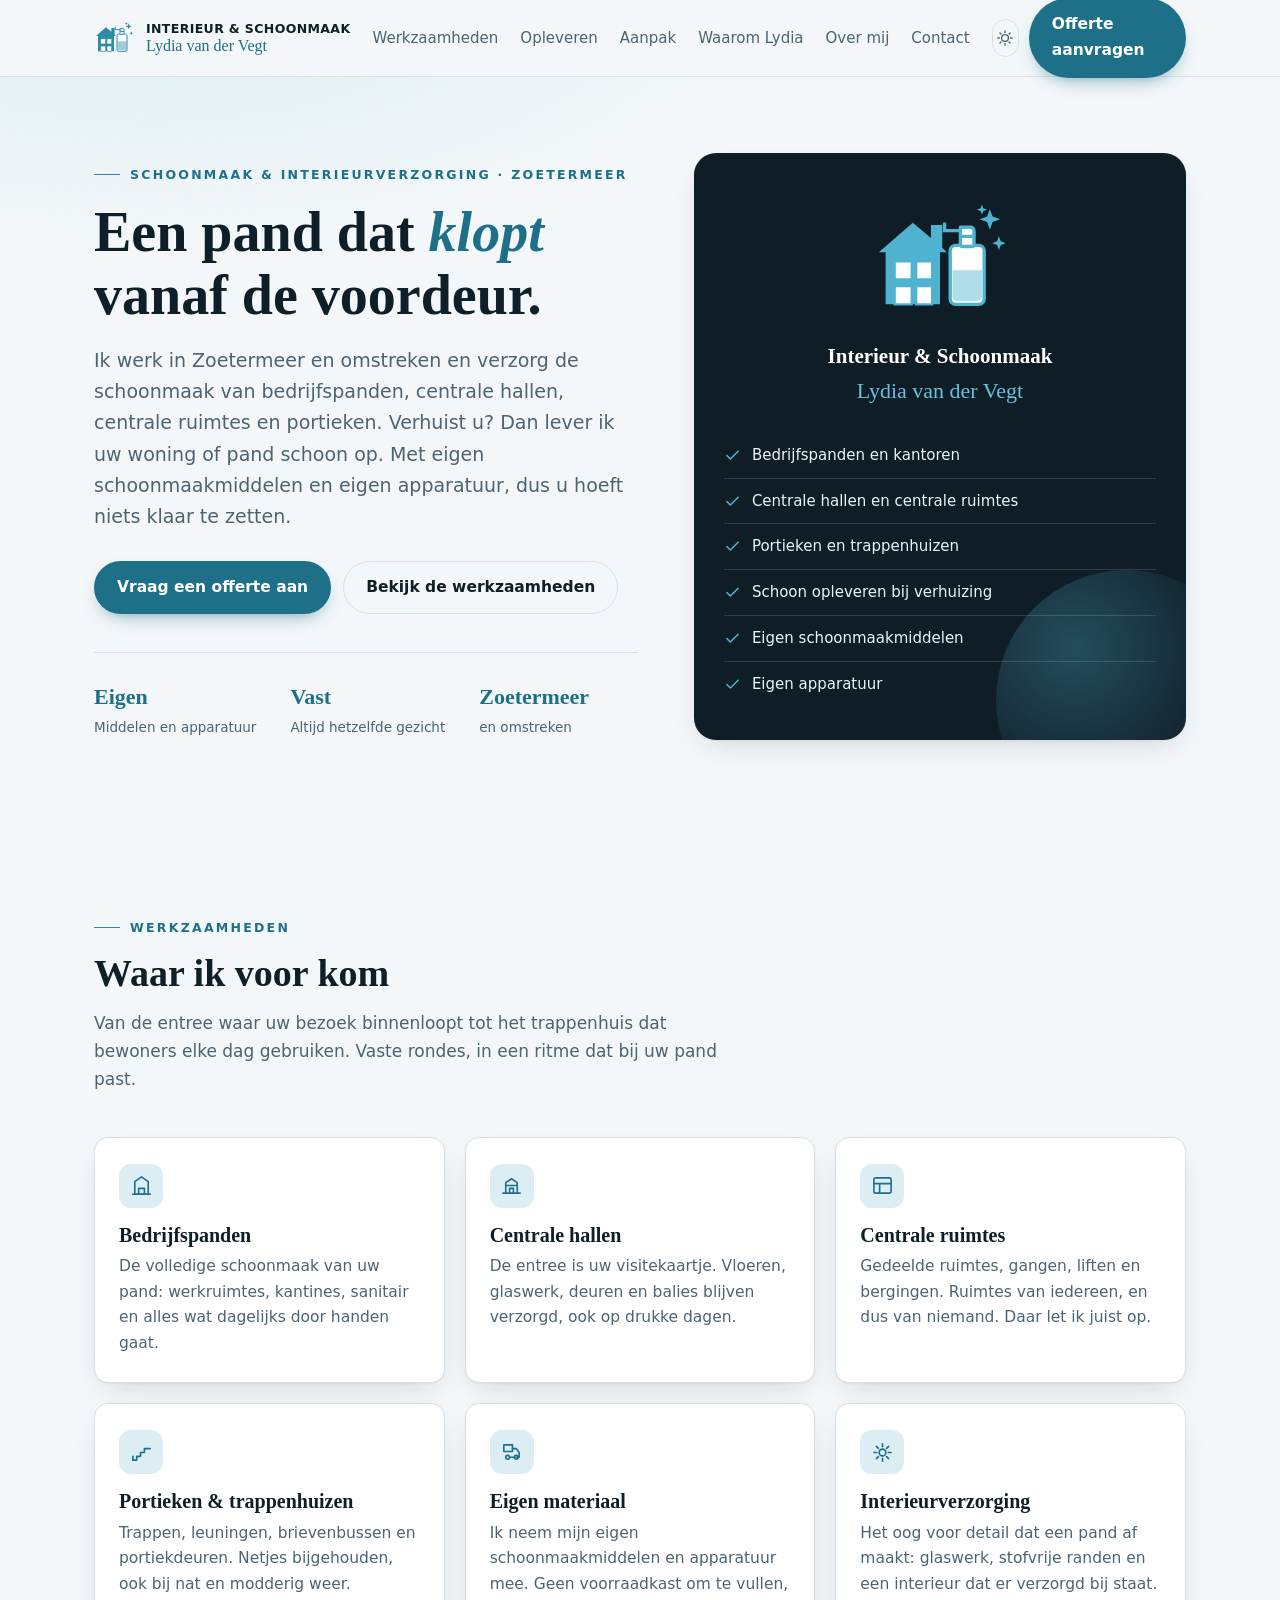
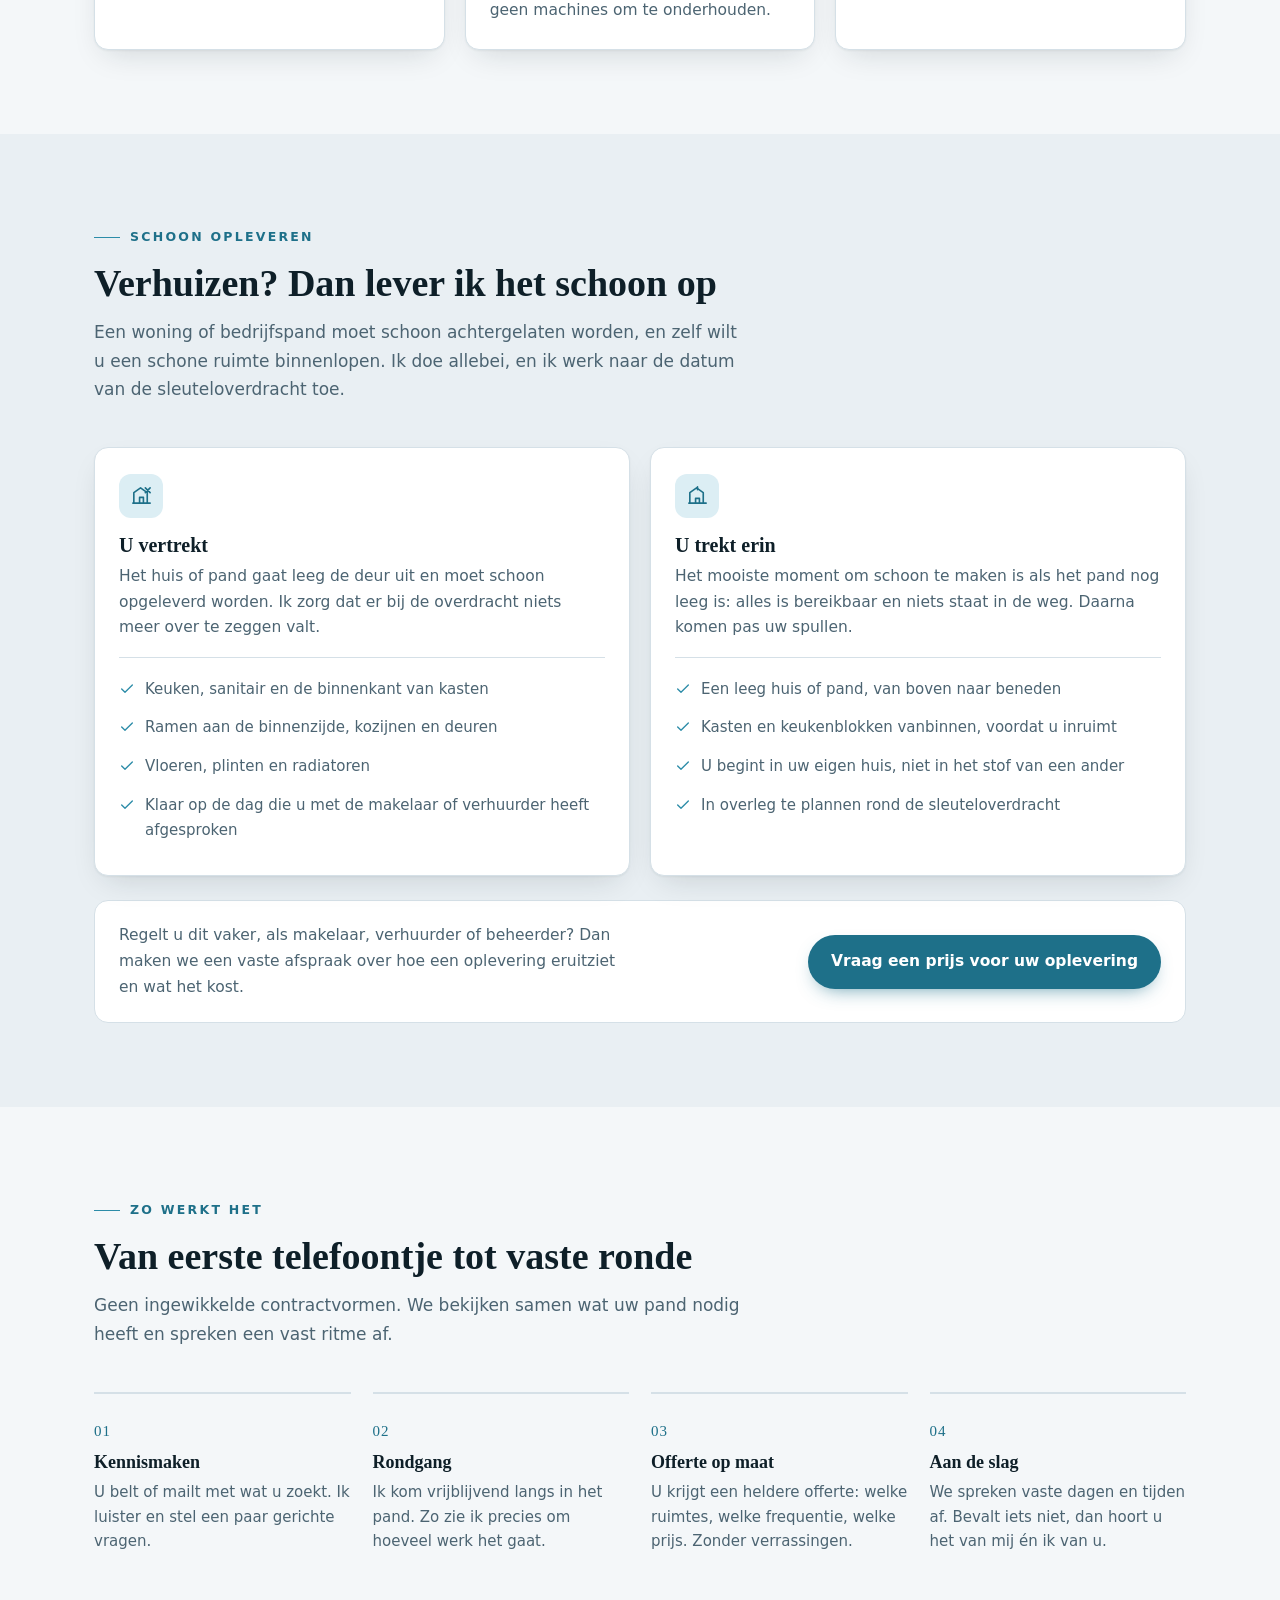
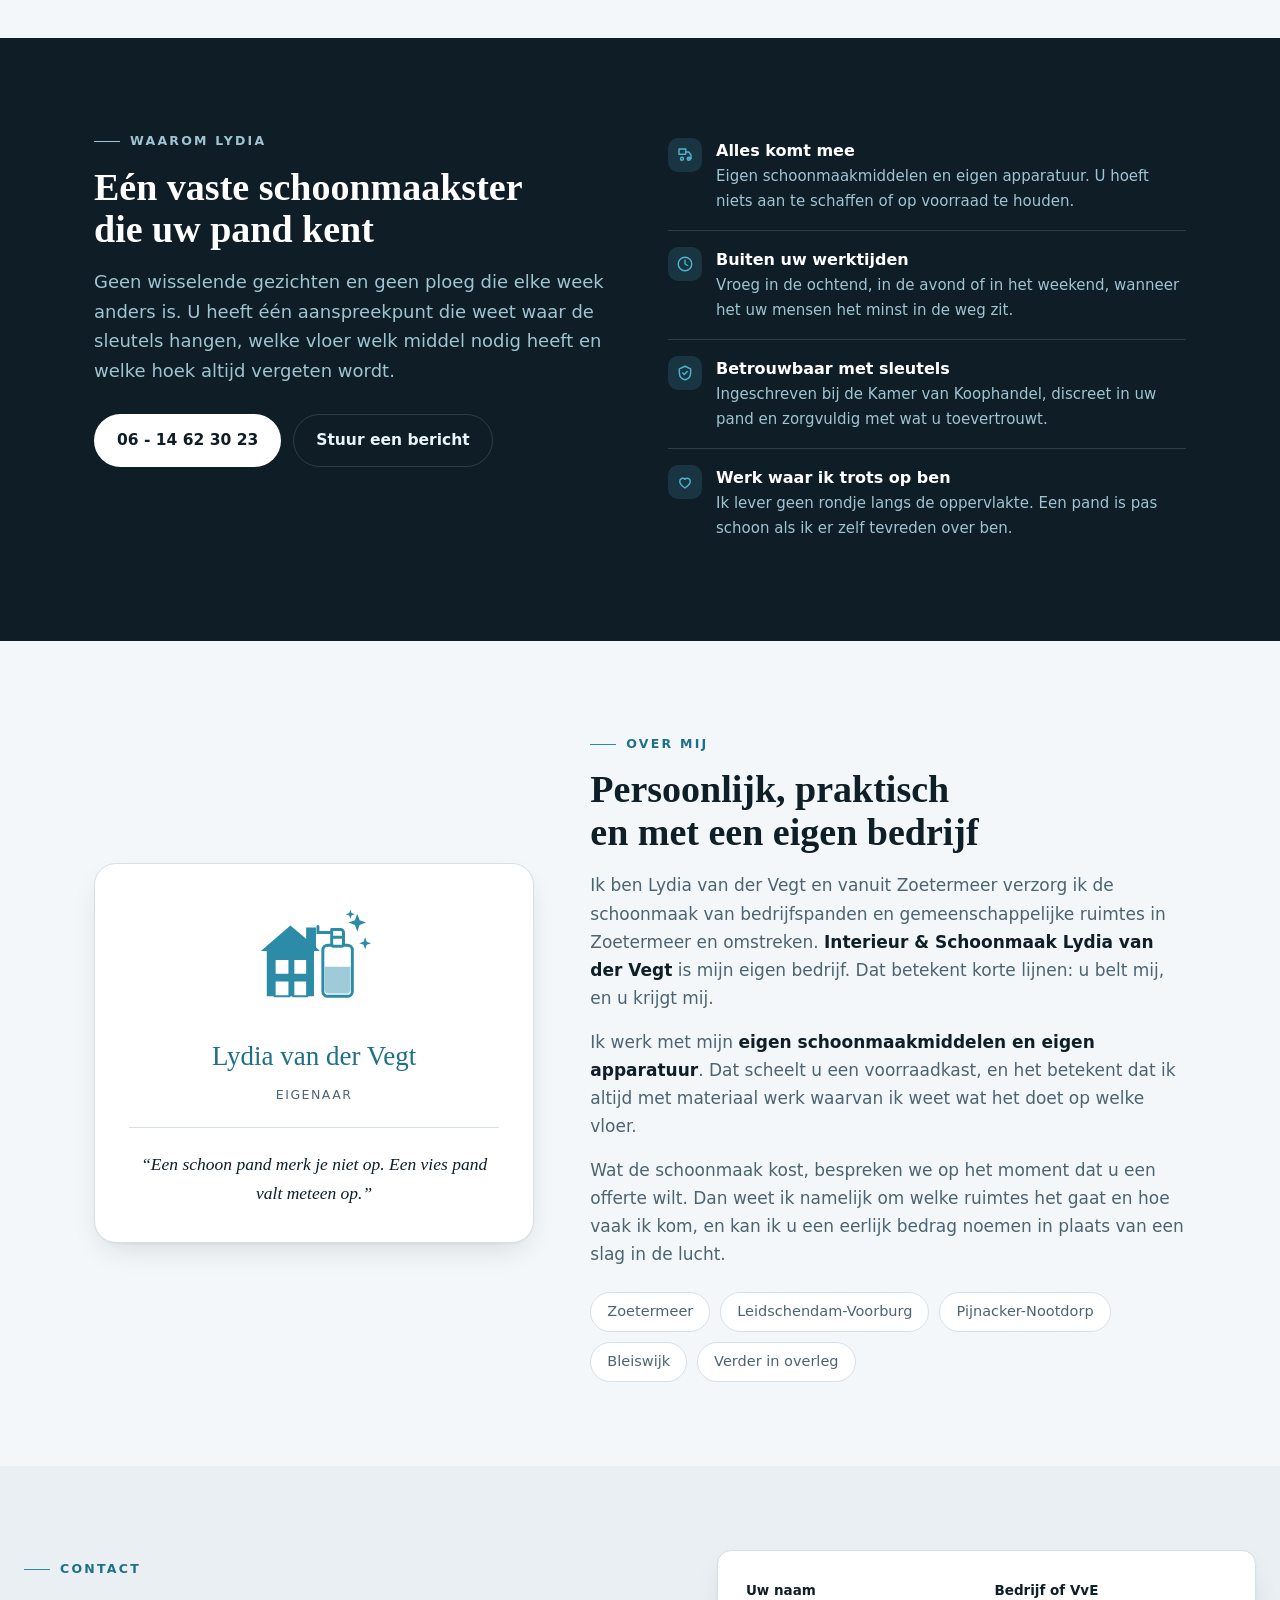
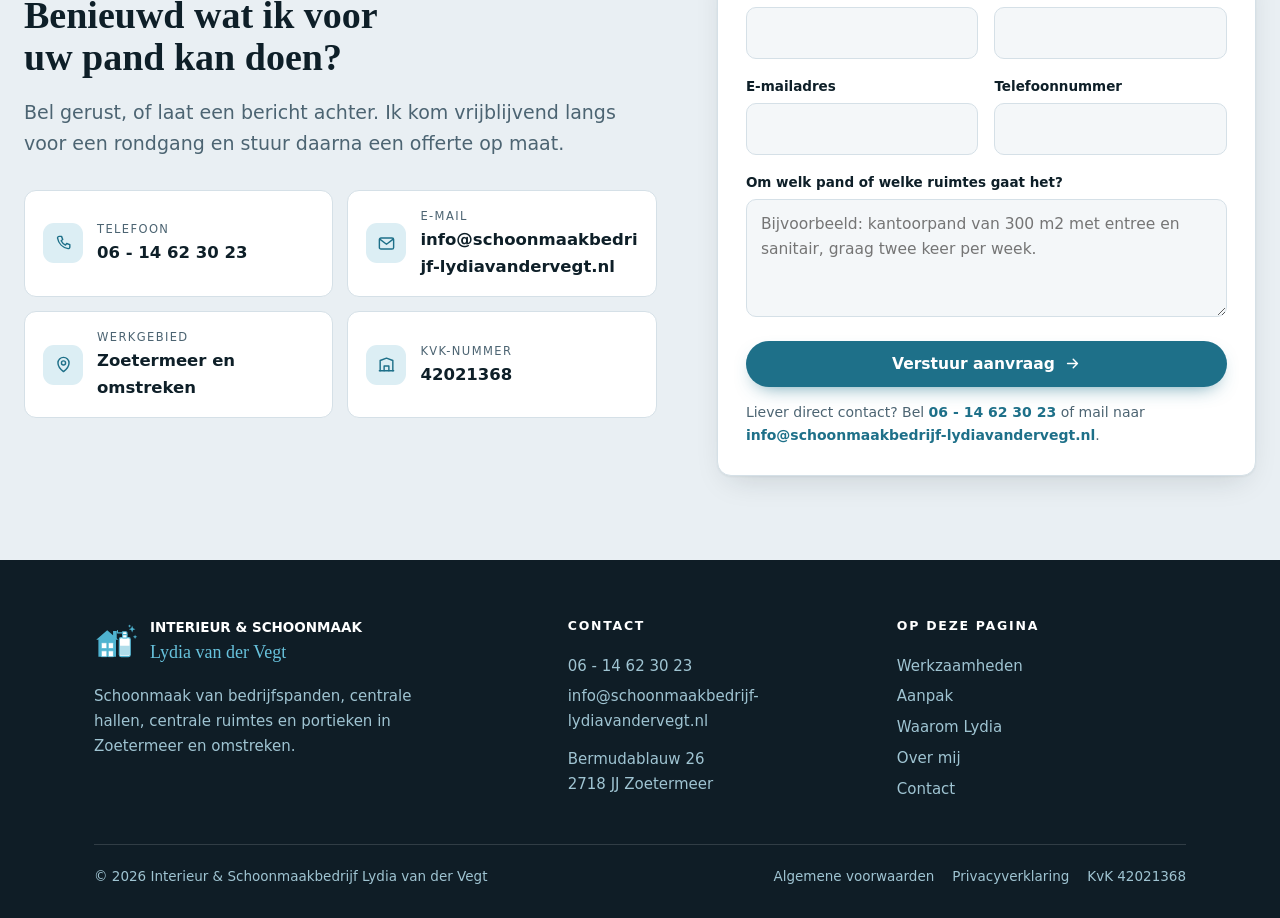
<file: index.html>
<!doctype html>
<html lang="nl">
<head>
<meta charset="utf-8" />
<meta name="viewport" content="width=device-width, initial-scale=1" />
<title>Interieur &amp; Schoonmaak Lydia van der Vegt | Schoonmaak in Zoetermeer en omstreken</title>
<meta name="description" content="Interieur &amp; Schoonmaak Lydia van der Vegt verzorgt de schoonmaak van bedrijfspanden, centrale hallen, centrale ruimtes en portieken in Zoetermeer en omstreken, en levert woningen en panden schoon op bij een verhuizing. Eigen schoonmaakmiddelen en eigen apparatuur." />
<meta name="theme-color" content="#0F1D26" />
<meta property="og:title" content="Interieur &amp; Schoonmaak Lydia van der Vegt" />
<meta property="og:description" content="Schoonmaak van bedrijfspanden, centrale hallen, centrale ruimtes en portieken in Zoetermeer en omstreken. Ook het schoon opleveren van woningen en panden bij een verhuizing." />
<meta property="og:locale" content="nl_NL" />
<meta property="og:type" content="website" />
<meta property="og:url" content="https://schoonmaakbedrijf-lydiavandervegt.nl/" />
<meta property="og:site_name" content="Interieur &amp; Schoonmaak Lydia van der Vegt" />
<meta property="og:image" content="https://schoonmaakbedrijf-lydiavandervegt.nl/deelplaatje.png" />
<meta property="og:image:width" content="1200" />
<meta property="og:image:height" content="630" />
<meta property="og:image:alt" content="Interieur en Schoonmaak Lydia van der Vegt, schoonmaak in Zoetermeer en omstreken" />
<meta name="twitter:card" content="summary_large_image" />
<link rel="canonical" href="https://schoonmaakbedrijf-lydiavandervegt.nl/" />
<link rel="icon" href="favicon.svg" type="image/svg+xml" />
<link rel="apple-touch-icon" href="apple-touch-icon.png" />
<link rel="stylesheet" href="stijl.css" />
<noscript><style>.reveal{opacity:1;transform:none}</style></noscript>
<script type="application/ld+json">
{
  "@context": "https://schema.org",
  "@type": ["LocalBusiness", "HouseCleaningService"],
  "@id": "https://schoonmaakbedrijf-lydiavandervegt.nl/#bedrijf",
  "name": "Interieur & Schoonmaakbedrijf Lydia van der Vegt",
  "alternateName": "Interieur & Schoonmaak Lydia van der Vegt",
  "description": "Schoonmaak van bedrijfspanden, centrale hallen, centrale ruimtes en portieken in Zoetermeer en omstreken. Ook het schoon opleveren van woningen en panden bij een verhuizing. Met eigen schoonmaakmiddelen en eigen apparatuur.",
  "url": "https://schoonmaakbedrijf-lydiavandervegt.nl/",
  "image": "https://schoonmaakbedrijf-lydiavandervegt.nl/deelplaatje.png",
  "logo": "https://schoonmaakbedrijf-lydiavandervegt.nl/apple-touch-icon.png",
  "telephone": "+31614623023",
  "email": "info@schoonmaakbedrijf-lydiavandervegt.nl",
  "currenciesAccepted": "EUR",
  "address": {
    "@type": "PostalAddress",
    "streetAddress": "Bermudablauw 26",
    "postalCode": "2718 JJ",
    "addressLocality": "Zoetermeer",
    "addressRegion": "Zuid-Holland",
    "addressCountry": "NL"
  },
  "founder": { "@type": "Person", "name": "Lydia van der Vegt" },
  "identifier": {
    "@type": "PropertyValue",
    "propertyID": "KvK",
    "value": "42021368"
  },
  "areaServed": [
    { "@type": "City", "name": "Zoetermeer" },
    { "@type": "City", "name": "Leidschendam-Voorburg" },
    { "@type": "City", "name": "Pijnacker-Nootdorp" },
    { "@type": "City", "name": "Bleiswijk" }
  ],
  "hasOfferCatalog": {
    "@type": "OfferCatalog",
    "name": "Schoonmaakwerkzaamheden",
    "itemListElement": [
      { "@type": "Offer", "itemOffered": { "@type": "Service", "name": "Schoonmaak van bedrijfspanden en kantoren" } },
      { "@type": "Offer", "itemOffered": { "@type": "Service", "name": "Schoonmaak van centrale hallen en entrees" } },
      { "@type": "Offer", "itemOffered": { "@type": "Service", "name": "Schoonmaak van centrale ruimtes voor VvE's" } },
      { "@type": "Offer", "itemOffered": { "@type": "Service", "name": "Schoonmaak van portieken en trappenhuizen" } },
      { "@type": "Offer", "itemOffered": { "@type": "Service", "name": "Opleverschoonmaak bij verhuizing" } },
      { "@type": "Offer", "itemOffered": { "@type": "Service", "name": "Interieurverzorging" } }
    ]
  }
}
</script>
</head>
<body>

<!-- Beeldmerk: huis + sprayflacon, hergebruikt via <use> -->
<svg width="0" height="0" style="position:absolute" aria-hidden="true" focusable="false">
  <symbol id="beeldmerk" viewBox="0 0 120 104">
    <!-- huis -->
    <path d="M6 46 L36 20 L52 33.5 L52 22 L62 22 L62 42 L66 46 Z" fill="currentColor"/>
    <path d="M12 46 L36 26 L60 46 L60 92 L12 92 Z" fill="currentColor"/>
    <rect x="20" y="54" width="15" height="16" rx="1.5" fill="#fff"/>
    <rect x="39" y="54" width="14" height="16" rx="1.5" fill="#fff"/>
    <rect x="20" y="76" width="15" height="16" rx="1.5" fill="#fff"/>
    <rect x="39" y="76" width="14" height="16" rx="1.5" fill="#fff"/>
    <path d="M20 54 h15 v16 h-15 z M39 54 h14 v16 h-14 z M20 76 h15 v16 h-15 z M39 76 h14 v16 h-14 z"
          fill="none" stroke="currentColor" stroke-width="2"/>
    <!-- sprayflacon -->
    <path d="M74 40 h20 a5 5 0 0 1 5 5 v42 a5 5 0 0 1 -5 5 h-20 a5 5 0 0 1 -5 -5 v-42 a5 5 0 0 1 5 -5 z"
          fill="#fff" stroke="currentColor" stroke-width="3"/>
    <path d="M71 62 h26 v23 a4 4 0 0 1 -4 4 h-18 a4 4 0 0 1 -4 -4 z" fill="currentColor" opacity=".45"/>
    <rect x="78" y="31" width="12" height="10" rx="2" fill="#fff" stroke="currentColor" stroke-width="3"/>
    <path d="M78 24 h9 a3 3 0 0 1 3 3 v5 h-12 z" fill="#fff" stroke="currentColor" stroke-width="3" stroke-linejoin="round"/>
    <path d="M78 27 L64 27 L64 21" fill="none" stroke="currentColor" stroke-width="3" stroke-linecap="round"/>
    <!-- glans -->
    <path d="M104 8 l2.4 6.6 l6.6 2.4 l-6.6 2.4 l-2.4 6.6 l-2.4 -6.6 l-6.6 -2.4 l6.6 -2.4 z" fill="currentColor"/>
    <path d="M112 32 l1.6 4.4 l4.4 1.6 l-4.4 1.6 l-1.6 4.4 l-1.6 -4.4 l-4.4 -1.6 l4.4 -1.6 z" fill="currentColor"/>
    <path d="M97 4 l1.2 3.3 l3.3 1.2 l-3.3 1.2 l-1.2 3.3 l-1.2 -3.3 l-3.3 -1.2 l3.3 -1.2 z" fill="currentColor"/>
  </symbol>
</svg>

<header class="header" id="header">
  <div class="wrap nav">
    <a class="brand" href="#top" aria-label="Interieur en Schoonmaak Lydia van der Vegt">
      <svg class="mark" viewBox="0 0 120 104" style="color:var(--accent)" role="img" aria-hidden="true"><use href="#beeldmerk"/></svg>
      <span class="naam">
        <span class="b1">INTERIEUR &amp; SCHOONMAAK</span>
        <span class="b2">Lydia van der Vegt</span>
      </span>
    </a>
    <nav class="nav-links" id="navLinks">
      <a href="#werk">Werkzaamheden</a>
      <a href="#opleveren">Opleveren</a>
      <a href="#aanpak">Aanpak</a>
      <a href="#waarom">Waarom Lydia</a>
      <a href="#over">Over mij</a>
      <a href="#contact">Contact</a>
    </nav>
    <div class="nav-cta">
      <button class="theme-toggle" id="themeToggle" aria-label="Wissel tussen licht en donker" title="Wissel licht/donker">
        <svg viewBox="0 0 24 24" fill="none" stroke="currentColor" stroke-width="1.8" stroke-linecap="round" aria-hidden="true">
          <circle cx="12" cy="12" r="4.5"/><path d="M12 2.5v2M12 19.5v2M2.5 12h2M19.5 12h2M5.2 5.2l1.4 1.4M17.4 17.4l1.4 1.4M18.8 5.2l-1.4 1.4M6.6 17.4l-1.4 1.4"/>
        </svg>
      </button>
      <a class="btn btn-primary" href="#contact">Offerte aanvragen</a>
      <button class="menu-btn" id="menuBtn" aria-label="Menu openen" aria-expanded="false"><span></span><span></span><span></span></button>
    </div>
  </div>
</header>

<a id="top"></a>

<!-- HERO -->
<section class="hero">
  <div class="wrap hero-grid">
    <div class="reveal">
      <span class="eyebrow">Schoonmaak &amp; interieurverzorging · Zoetermeer</span>
      <h1>Een pand dat <em>klopt</em> vanaf de voordeur.</h1>
      <p class="lead">Ik werk in Zoetermeer en omstreken en verzorg de schoonmaak van bedrijfspanden, centrale hallen, centrale ruimtes en portieken. Verhuist u? Dan lever ik uw woning of pand schoon op. Met eigen schoonmaakmiddelen en eigen apparatuur, dus u hoeft niets klaar te zetten.</p>
      <div class="hero-actions">
        <a class="btn btn-primary" href="#contact">Vraag een offerte aan</a>
        <a class="btn btn-ghost" href="#werk">Bekijk de werkzaamheden</a>
      </div>
      <div class="hero-meta">
        <div class="m"><b>Eigen</b><span>Middelen en apparatuur</span></div>
        <div class="m"><b>Vast</b><span>Altijd hetzelfde gezicht</span></div>
        <div class="m"><b>Zoetermeer</b><span>en omstreken</span></div>
      </div>
    </div>
    <div class="reveal">
      <div class="beeld">
        <svg class="groot" viewBox="0 0 120 104" style="color:#4FB3D0" role="img" aria-label="Beeldmerk: een huis met een sprayflacon"><use href="#beeldmerk"/></svg>
        <h3>Interieur &amp; Schoonmaak</h3>
        <div class="onder">Lydia van der Vegt</div>
        <ul>
          <li>
            <svg viewBox="0 0 24 24" fill="none" stroke="currentColor" stroke-width="2.2" stroke-linecap="round" stroke-linejoin="round" aria-hidden="true"><path d="M20 6L9 17l-5-5"/></svg>
            <span>Bedrijfspanden en kantoren</span>
          </li>
          <li>
            <svg viewBox="0 0 24 24" fill="none" stroke="currentColor" stroke-width="2.2" stroke-linecap="round" stroke-linejoin="round" aria-hidden="true"><path d="M20 6L9 17l-5-5"/></svg>
            <span>Centrale hallen en centrale ruimtes</span>
          </li>
          <li>
            <svg viewBox="0 0 24 24" fill="none" stroke="currentColor" stroke-width="2.2" stroke-linecap="round" stroke-linejoin="round" aria-hidden="true"><path d="M20 6L9 17l-5-5"/></svg>
            <span>Portieken en trappenhuizen</span>
          </li>
          <li>
            <svg viewBox="0 0 24 24" fill="none" stroke="currentColor" stroke-width="2.2" stroke-linecap="round" stroke-linejoin="round" aria-hidden="true"><path d="M20 6L9 17l-5-5"/></svg>
            <span>Schoon opleveren bij verhuizing</span>
          </li>
          <li>
            <svg viewBox="0 0 24 24" fill="none" stroke="currentColor" stroke-width="2.2" stroke-linecap="round" stroke-linejoin="round" aria-hidden="true"><path d="M20 6L9 17l-5-5"/></svg>
            <span>Eigen schoonmaakmiddelen</span>
          </li>
          <li>
            <svg viewBox="0 0 24 24" fill="none" stroke="currentColor" stroke-width="2.2" stroke-linecap="round" stroke-linejoin="round" aria-hidden="true"><path d="M20 6L9 17l-5-5"/></svg>
            <span>Eigen apparatuur</span>
          </li>
        </ul>
      </div>
    </div>
  </div>
</section>

<!-- WERKZAAMHEDEN -->
<section id="werk">
  <div class="wrap">
    <div class="sec-head reveal">
      <span class="eyebrow">Werkzaamheden</span>
      <h2>Waar ik voor kom</h2>
      <p>Van de entree waar uw bezoek binnenloopt tot het trappenhuis dat bewoners elke dag gebruiken. Vaste rondes, in een ritme dat bij uw pand past.</p>
    </div>
    <div class="cards">
      <div class="card reveal">
        <div class="ico"><svg viewBox="0 0 24 24" fill="none" stroke="currentColor" stroke-width="1.7" stroke-linecap="round" stroke-linejoin="round" aria-hidden="true"><path d="M3 21h18M5 21V8l7-5 7 5v13"/><path d="M9 21v-6h6v6"/></svg></div>
        <h3>Bedrijfspanden</h3>
        <p>De volledige schoonmaak van uw pand: werkruimtes, kantines, sanitair en alles wat dagelijks door handen gaat.</p>
      </div>
      <div class="card reveal">
        <div class="ico"><svg viewBox="0 0 24 24" fill="none" stroke="currentColor" stroke-width="1.7" stroke-linecap="round" stroke-linejoin="round" aria-hidden="true"><path d="M3 20h18M6 20V9l6-4 6 4v11"/><path d="M10 20v-5h4v5"/><path d="M6 12h12"/></svg></div>
        <h3>Centrale hallen</h3>
        <p>De entree is uw visitekaartje. Vloeren, glaswerk, deuren en balies blijven verzorgd, ook op drukke dagen.</p>
      </div>
      <div class="card reveal">
        <div class="ico"><svg viewBox="0 0 24 24" fill="none" stroke="currentColor" stroke-width="1.7" stroke-linecap="round" stroke-linejoin="round" aria-hidden="true"><rect x="3" y="4" width="18" height="16" rx="2"/><path d="M3 10h18M9 10v10"/></svg></div>
        <h3>Centrale ruimtes</h3>
        <p>Gedeelde ruimtes, gangen, liften en bergingen. Ruimtes van iedereen, en dus van niemand. Daar let ik juist op.</p>
      </div>
      <div class="card reveal">
        <div class="ico"><svg viewBox="0 0 24 24" fill="none" stroke="currentColor" stroke-width="1.7" stroke-linecap="round" stroke-linejoin="round" aria-hidden="true"><path d="M3 20h4v-4h4v-4h4V8h6"/><path d="M3 20v-4"/></svg></div>
        <h3>Portieken &amp; trappenhuizen</h3>
        <p>Trappen, leuningen, brievenbussen en portiekdeuren. Netjes bijgehouden, ook bij nat en modderig weer.</p>
      </div>
      <div class="card reveal">
        <div class="ico"><svg viewBox="0 0 24 24" fill="none" stroke="currentColor" stroke-width="1.7" stroke-linecap="round" stroke-linejoin="round" aria-hidden="true"><path d="M4 4h9v7H4z"/><path d="M13 8h4l3 4v5h-3"/><circle cx="8" cy="17" r="2"/><circle cx="17" cy="17" r="2"/><path d="M10 17h5"/></svg></div>
        <h3>Eigen materiaal</h3>
        <p>Ik neem mijn eigen schoonmaakmiddelen en apparatuur mee. Geen voorraadkast om te vullen, geen machines om te onderhouden.</p>
      </div>
      <div class="card reveal">
        <div class="ico"><svg viewBox="0 0 24 24" fill="none" stroke="currentColor" stroke-width="1.7" stroke-linecap="round" stroke-linejoin="round" aria-hidden="true"><path d="M12 3v3M12 18v3M3 12h3M18 12h3M5.6 5.6l2.1 2.1M16.3 16.3l2.1 2.1M18.4 5.6l-2.1 2.1M7.7 16.3l-2.1 2.1"/><circle cx="12" cy="12" r="3.5"/></svg></div>
        <h3>Interieurverzorging</h3>
        <p>Het oog voor detail dat een pand af maakt: glaswerk, stofvrije randen en een interieur dat er verzorgd bij staat.</p>
      </div>
    </div>
  </div>
</section>

<!-- SCHOON OPLEVEREN -->
<section id="opleveren" style="background:var(--paper-2)">
  <div class="wrap">
    <div class="sec-head reveal">
      <span class="eyebrow">Schoon opleveren</span>
      <h2>Verhuizen? Dan lever ik het schoon op</h2>
      <p>Een woning of bedrijfspand moet schoon achtergelaten worden, en zelf wilt u een schone ruimte binnenlopen. Ik doe allebei, en ik werk naar de datum van de sleuteloverdracht toe.</p>
    </div>
    <div class="duo">
      <div class="card reveal">
        <div class="ico"><svg viewBox="0 0 24 24" fill="none" stroke="currentColor" stroke-width="1.7" stroke-linecap="round" stroke-linejoin="round" aria-hidden="true"><path d="M4 20V9l7-5 7 5v11"/><path d="M3 20h18"/><path d="M14 20v-6h-4v6"/><path d="M16 4l5 5M21 4l-5 5"/></svg></div>
        <h3>U vertrekt</h3>
        <p>Het huis of pand gaat leeg de deur uit en moet schoon opgeleverd worden. Ik zorg dat er bij de overdracht niets meer over te zeggen valt.</p>
        <ul>
          <li><svg viewBox="0 0 24 24" fill="none" stroke="currentColor" stroke-width="2" stroke-linecap="round" stroke-linejoin="round" aria-hidden="true"><path d="M20 6L9 17l-5-5"/></svg><span>Keuken, sanitair en de binnenkant van kasten</span></li>
          <li><svg viewBox="0 0 24 24" fill="none" stroke="currentColor" stroke-width="2" stroke-linecap="round" stroke-linejoin="round" aria-hidden="true"><path d="M20 6L9 17l-5-5"/></svg><span>Ramen aan de binnenzijde, kozijnen en deuren</span></li>
          <li><svg viewBox="0 0 24 24" fill="none" stroke="currentColor" stroke-width="2" stroke-linecap="round" stroke-linejoin="round" aria-hidden="true"><path d="M20 6L9 17l-5-5"/></svg><span>Vloeren, plinten en radiatoren</span></li>
          <li><svg viewBox="0 0 24 24" fill="none" stroke="currentColor" stroke-width="2" stroke-linecap="round" stroke-linejoin="round" aria-hidden="true"><path d="M20 6L9 17l-5-5"/></svg><span>Klaar op de dag die u met de makelaar of verhuurder heeft afgesproken</span></li>
        </ul>
      </div>
      <div class="card reveal">
        <div class="ico"><svg viewBox="0 0 24 24" fill="none" stroke="currentColor" stroke-width="1.7" stroke-linecap="round" stroke-linejoin="round" aria-hidden="true"><path d="M4 20V9l7-5 7 5v11"/><path d="M3 20h18"/><path d="M10 20v-5h4v5"/><path d="M12 3v3"/></svg></div>
        <h3>U trekt erin</h3>
        <p>Het mooiste moment om schoon te maken is als het pand nog leeg is: alles is bereikbaar en niets staat in de weg. Daarna komen pas uw spullen.</p>
        <ul>
          <li><svg viewBox="0 0 24 24" fill="none" stroke="currentColor" stroke-width="2" stroke-linecap="round" stroke-linejoin="round" aria-hidden="true"><path d="M20 6L9 17l-5-5"/></svg><span>Een leeg huis of pand, van boven naar beneden</span></li>
          <li><svg viewBox="0 0 24 24" fill="none" stroke="currentColor" stroke-width="2" stroke-linecap="round" stroke-linejoin="round" aria-hidden="true"><path d="M20 6L9 17l-5-5"/></svg><span>Kasten en keukenblokken vanbinnen, voordat u inruimt</span></li>
          <li><svg viewBox="0 0 24 24" fill="none" stroke="currentColor" stroke-width="2" stroke-linecap="round" stroke-linejoin="round" aria-hidden="true"><path d="M20 6L9 17l-5-5"/></svg><span>U begint in uw eigen huis, niet in het stof van een ander</span></li>
          <li><svg viewBox="0 0 24 24" fill="none" stroke="currentColor" stroke-width="2" stroke-linecap="round" stroke-linejoin="round" aria-hidden="true"><path d="M20 6L9 17l-5-5"/></svg><span>In overleg te plannen rond de sleuteloverdracht</span></li>
        </ul>
      </div>
    </div>
    <div class="duo-slot reveal">
      <p>Regelt u dit vaker, als makelaar, verhuurder of beheerder? Dan maken we een vaste afspraak over hoe een oplevering eruitziet en wat het kost.</p>
      <a class="btn btn-primary" href="#contact">Vraag een prijs voor uw oplevering</a>
    </div>
  </div>
</section>

<!-- AANPAK -->
<section id="aanpak">
  <div class="wrap">
    <div class="sec-head reveal">
      <span class="eyebrow">Zo werkt het</span>
      <h2>Van eerste telefoontje tot vaste ronde</h2>
      <p>Geen ingewikkelde contractvormen. We bekijken samen wat uw pand nodig heeft en spreken een vast ritme af.</p>
    </div>
    <div class="stappen">
      <div class="stap reveal">
        <h3>Kennismaken</h3>
        <p>U belt of mailt met wat u zoekt. Ik luister en stel een paar gerichte vragen.</p>
      </div>
      <div class="stap reveal">
        <h3>Rondgang</h3>
        <p>Ik kom vrijblijvend langs in het pand. Zo zie ik precies om hoeveel werk het gaat.</p>
      </div>
      <div class="stap reveal">
        <h3>Offerte op maat</h3>
        <p>U krijgt een heldere offerte: welke ruimtes, welke frequentie, welke prijs. Zonder verrassingen.</p>
      </div>
      <div class="stap reveal">
        <h3>Aan de slag</h3>
        <p>We spreken vaste dagen en tijden af. Bevalt iets niet, dan hoort u het van mij én ik van u.</p>
      </div>
    </div>
  </div>
</section>

<!-- WAAROM -->
<section class="donker" id="waarom">
  <div class="wrap waarom-grid">
    <div class="reveal">
      <span class="eyebrow op-donker">Waarom Lydia</span>
      <h2 style="margin-top:14px">Eén vaste schoonmaakster die uw pand kent</h2>
      <p style="color:var(--brand-soft-on-dark);margin-top:16px;font-size:18px">Geen wisselende gezichten en geen ploeg die elke week anders is. U heeft één aanspreekpunt die weet waar de sleutels hangen, welke vloer welk middel nodig heeft en welke hoek altijd vergeten wordt.</p>
      <div class="hero-actions">
        <a class="btn btn-on-dark" href="tel:+31614623023">06 - 14 62 30 23</a>
        <a class="btn btn-outline-dark" href="#contact">Stuur een bericht</a>
      </div>
    </div>
    <div class="reveal">
      <ul class="punten">
        <li>
          <span class="pico"><svg viewBox="0 0 24 24" fill="none" stroke="currentColor" stroke-width="1.9" stroke-linecap="round" stroke-linejoin="round" aria-hidden="true"><path d="M4 4h9v7H4z"/><path d="M13 8h4l3 4v5h-3"/><circle cx="8" cy="17" r="2"/><circle cx="17" cy="17" r="2"/></svg></span>
          <span><b>Alles komt mee</b><span>Eigen schoonmaakmiddelen en eigen apparatuur. U hoeft niets aan te schaffen of op voorraad te houden.</span></span>
        </li>
        <li>
          <span class="pico"><svg viewBox="0 0 24 24" fill="none" stroke="currentColor" stroke-width="1.9" stroke-linecap="round" stroke-linejoin="round" aria-hidden="true"><circle cx="12" cy="12" r="9"/><path d="M12 7v5l3.5 2"/></svg></span>
          <span><b>Buiten uw werktijden</b><span>Vroeg in de ochtend, in de avond of in het weekend, wanneer het uw mensen het minst in de weg zit.</span></span>
        </li>
        <li>
          <span class="pico"><svg viewBox="0 0 24 24" fill="none" stroke="currentColor" stroke-width="1.9" stroke-linecap="round" stroke-linejoin="round" aria-hidden="true"><path d="M12 3l7.5 3.5v5c0 4.6-3.1 8.4-7.5 9.5-4.4-1.1-7.5-4.9-7.5-9.5v-5z"/><path d="M9 12l2 2 4-4"/></svg></span>
          <span><b>Betrouwbaar met sleutels</b><span>Ingeschreven bij de Kamer van Koophandel, discreet in uw pand en zorgvuldig met wat u toevertrouwt.</span></span>
        </li>
        <li>
          <span class="pico"><svg viewBox="0 0 24 24" fill="none" stroke="currentColor" stroke-width="1.9" stroke-linecap="round" stroke-linejoin="round" aria-hidden="true"><path d="M12 20s-7-4.3-7-9a4 4 0 0 1 7-2.6A4 4 0 0 1 19 11c0 4.7-7 9-7 9z"/></svg></span>
          <span><b>Werk waar ik trots op ben</b><span>Ik lever geen rondje langs de oppervlakte. Een pand is pas schoon als ik er zelf tevreden over ben.</span></span>
        </li>
      </ul>
    </div>
  </div>
</section>

<!-- OVER -->
<section id="over">
  <div class="wrap over-grid">
    <div class="reveal">
      <div class="portret">
        <svg class="groot" viewBox="0 0 120 104" style="color:var(--accent)" role="img" aria-hidden="true"><use href="#beeldmerk"/></svg>
        <div class="naam">Lydia van der Vegt</div>
        <div class="rol">Eigenaar</div>
        <p class="quote">&ldquo;Een schoon pand merk je niet op. Een vies pand valt meteen op.&rdquo;</p>
      </div>
    </div>
    <div class="reveal over">
      <span class="eyebrow">Over mij</span>
      <h2 style="margin-top:14px">Persoonlijk, praktisch en met een eigen bedrijf</h2>
      <p style="margin-top:18px">Ik ben Lydia van der Vegt en vanuit Zoetermeer verzorg ik de schoonmaak van bedrijfspanden en gemeenschappelijke ruimtes in Zoetermeer en omstreken. <strong>Interieur &amp; Schoonmaak Lydia van der Vegt</strong> is mijn eigen bedrijf. Dat betekent korte lijnen: u belt mij, en u krijgt mij.</p>
      <p>Ik werk met mijn <strong>eigen schoonmaakmiddelen en eigen apparatuur</strong>. Dat scheelt u een voorraadkast, en het betekent dat ik altijd met materiaal werk waarvan ik weet wat het doet op welke vloer.</p>
      <p>Wat de schoonmaak kost, bespreken we op het moment dat u een offerte wilt. Dan weet ik namelijk om welke ruimtes het gaat en hoe vaak ik kom, en kan ik u een eerlijk bedrag noemen in plaats van een slag in de lucht.</p>
      <div class="gebied">
        <span>Zoetermeer</span>
        <span>Leidschendam-Voorburg</span>
        <span>Pijnacker-Nootdorp</span>
        <span>Bleiswijk</span>
        <span>Verder in overleg</span>
      </div>
    </div>
  </div>
</section>

<!-- CONTACT -->
<section class="contact" id="contact">
  <div class="wrap contact-grid">
    <div class="reveal">
      <span class="eyebrow">Contact</span>
      <h2 style="margin-top:14px">Benieuwd wat ik voor uw pand kan doen?</h2>
      <p class="lead">Bel gerust, of laat een bericht achter. Ik kom vrijblijvend langs voor een rondgang en stuur daarna een offerte op maat.</p>
      <ul class="gegevens">
        <li>
          <span class="gico"><svg viewBox="0 0 24 24" fill="none" stroke="currentColor" stroke-width="1.8" stroke-linecap="round" stroke-linejoin="round" aria-hidden="true"><path d="M6.5 3h3l1.5 4-2 1.5a12 12 0 0 0 5.5 5.5l1.5-2 4 1.5v3a2 2 0 0 1-2.2 2A16.5 16.5 0 0 1 4.5 5.2 2 2 0 0 1 6.5 3z"/></svg></span>
          <span class="tekst"><span class="lbl">Telefoon</span><span class="val"><a href="tel:+31614623023">06 - 14 62 30 23</a></span></span>
        </li>
        <li>
          <span class="gico"><svg viewBox="0 0 24 24" fill="none" stroke="currentColor" stroke-width="1.8" stroke-linecap="round" stroke-linejoin="round" aria-hidden="true"><rect x="3" y="5" width="18" height="14" rx="2"/><path d="M3.5 6.5L12 13l8.5-6.5"/></svg></span>
          <span class="tekst"><span class="lbl">E-mail</span><span class="val"><a href="mailto:info@schoonmaakbedrijf-lydiavandervegt.nl">info@schoonmaakbedrijf-lydiavandervegt.nl</a></span></span>
        </li>
        <li>
          <span class="gico"><svg viewBox="0 0 24 24" fill="none" stroke="currentColor" stroke-width="1.8" stroke-linecap="round" stroke-linejoin="round" aria-hidden="true"><path d="M12 21s7-5.5 7-11a7 7 0 1 0-14 0c0 5.5 7 11 7 11z"/><circle cx="12" cy="10" r="2.6"/></svg></span>
          <span class="tekst"><span class="lbl">Werkgebied</span><span class="val">Zoetermeer en omstreken</span></span>
        </li>
        <li>
          <span class="gico"><svg viewBox="0 0 24 24" fill="none" stroke="currentColor" stroke-width="1.8" stroke-linecap="round" stroke-linejoin="round" aria-hidden="true"><path d="M4 20V7l8-3 8 3v13"/><path d="M9 20v-6h6v6"/><path d="M3 20h18"/></svg></span>
          <span class="tekst"><span class="lbl">KvK-nummer</span><span class="val">42021368</span></span>
        </li>
      </ul>
    </div>
    <div class="reveal">
      <form action="mailto:info@schoonmaakbedrijf-lydiavandervegt.nl" method="post" enctype="text/plain">
        <div class="rij">
          <div class="veld">
            <label for="naam">Uw naam</label>
            <input id="naam" name="Naam" type="text" autocomplete="name" required />
          </div>
          <div class="veld">
            <label for="bedrijf">Bedrijf of VvE</label>
            <input id="bedrijf" name="Bedrijf" type="text" autocomplete="organization" />
          </div>
        </div>
        <div class="rij">
          <div class="veld">
            <label for="email">E-mailadres</label>
            <input id="email" name="E-mail" type="email" autocomplete="email" required />
          </div>
          <div class="veld">
            <label for="tel">Telefoonnummer</label>
            <input id="tel" name="Telefoon" type="tel" autocomplete="tel" />
          </div>
        </div>
        <div class="veld">
          <label for="bericht">Om welk pand of welke ruimtes gaat het?</label>
          <textarea id="bericht" name="Bericht" placeholder="Bijvoorbeeld: kantoorpand van 300 m2 met entree en sanitair, graag twee keer per week."></textarea>
        </div>
        <button class="btn btn-primary" type="submit" style="width:100%;justify-content:center">
          Verstuur aanvraag
          <svg viewBox="0 0 24 24" fill="none" stroke="currentColor" stroke-width="2" stroke-linecap="round" stroke-linejoin="round" aria-hidden="true"><path d="M5 12h14M13 6l6 6-6 6"/></svg>
        </button>
        <p class="form-note">Liever direct contact? Bel <a href="tel:+31614623023" style="color:var(--accent-deep);font-weight:600;text-decoration:none">06 - 14 62 30 23</a> of mail naar <a href="mailto:info@schoonmaakbedrijf-lydiavandervegt.nl" style="color:var(--accent-deep);font-weight:600;text-decoration:none">info@schoonmaakbedrijf-lydiavandervegt.nl</a>.</p>
      </form>
    </div>
  </div>
</section>

<footer class="footer">
  <div class="wrap">
    <div class="footer-grid">
      <div>
        <div class="merk">
          <svg viewBox="0 0 120 104" style="color:#4FB3D0" role="img" aria-hidden="true"><use href="#beeldmerk"/></svg>
          <span>
            <span class="b1">INTERIEUR &amp; SCHOONMAAK</span>
            <span class="b2">Lydia van der Vegt</span>
          </span>
        </div>
        <p style="max-width:38ch">Schoonmaak van bedrijfspanden, centrale hallen, centrale ruimtes en portieken in Zoetermeer en omstreken.</p>
      </div>
      <div>
        <h4>Contact</h4>
        <a href="tel:+31614623023">06 - 14 62 30 23</a>
        <a href="mailto:info@schoonmaakbedrijf-lydiavandervegt.nl">info@schoonmaakbedrijf-lydiavandervegt.nl</a>
        <address class="adres" style="margin-top:10px">
          Bermudablauw 26<br />
          2718 JJ Zoetermeer
        </address>
      </div>
      <div>
        <h4>Op deze pagina</h4>
        <a href="#werk">Werkzaamheden</a>
        <a href="#aanpak">Aanpak</a>
        <a href="#waarom">Waarom Lydia</a>
        <a href="#over">Over mij</a>
        <a href="#contact">Contact</a>
      </div>
    </div>
    <div class="slot">
      <span>&copy; <span id="jaar">2026</span> Interieur &amp; Schoonmaakbedrijf Lydia van der Vegt</span>
      <span class="slot-links">
        <a href="voorwaarden/">Algemene voorwaarden</a>
        <a href="privacy/">Privacyverklaring</a>
        <span>KvK 42021368</span>
      </span>
    </div>
  </div>
</footer>

<script src="script.js" defer></script>
</body>
</html>
</file>
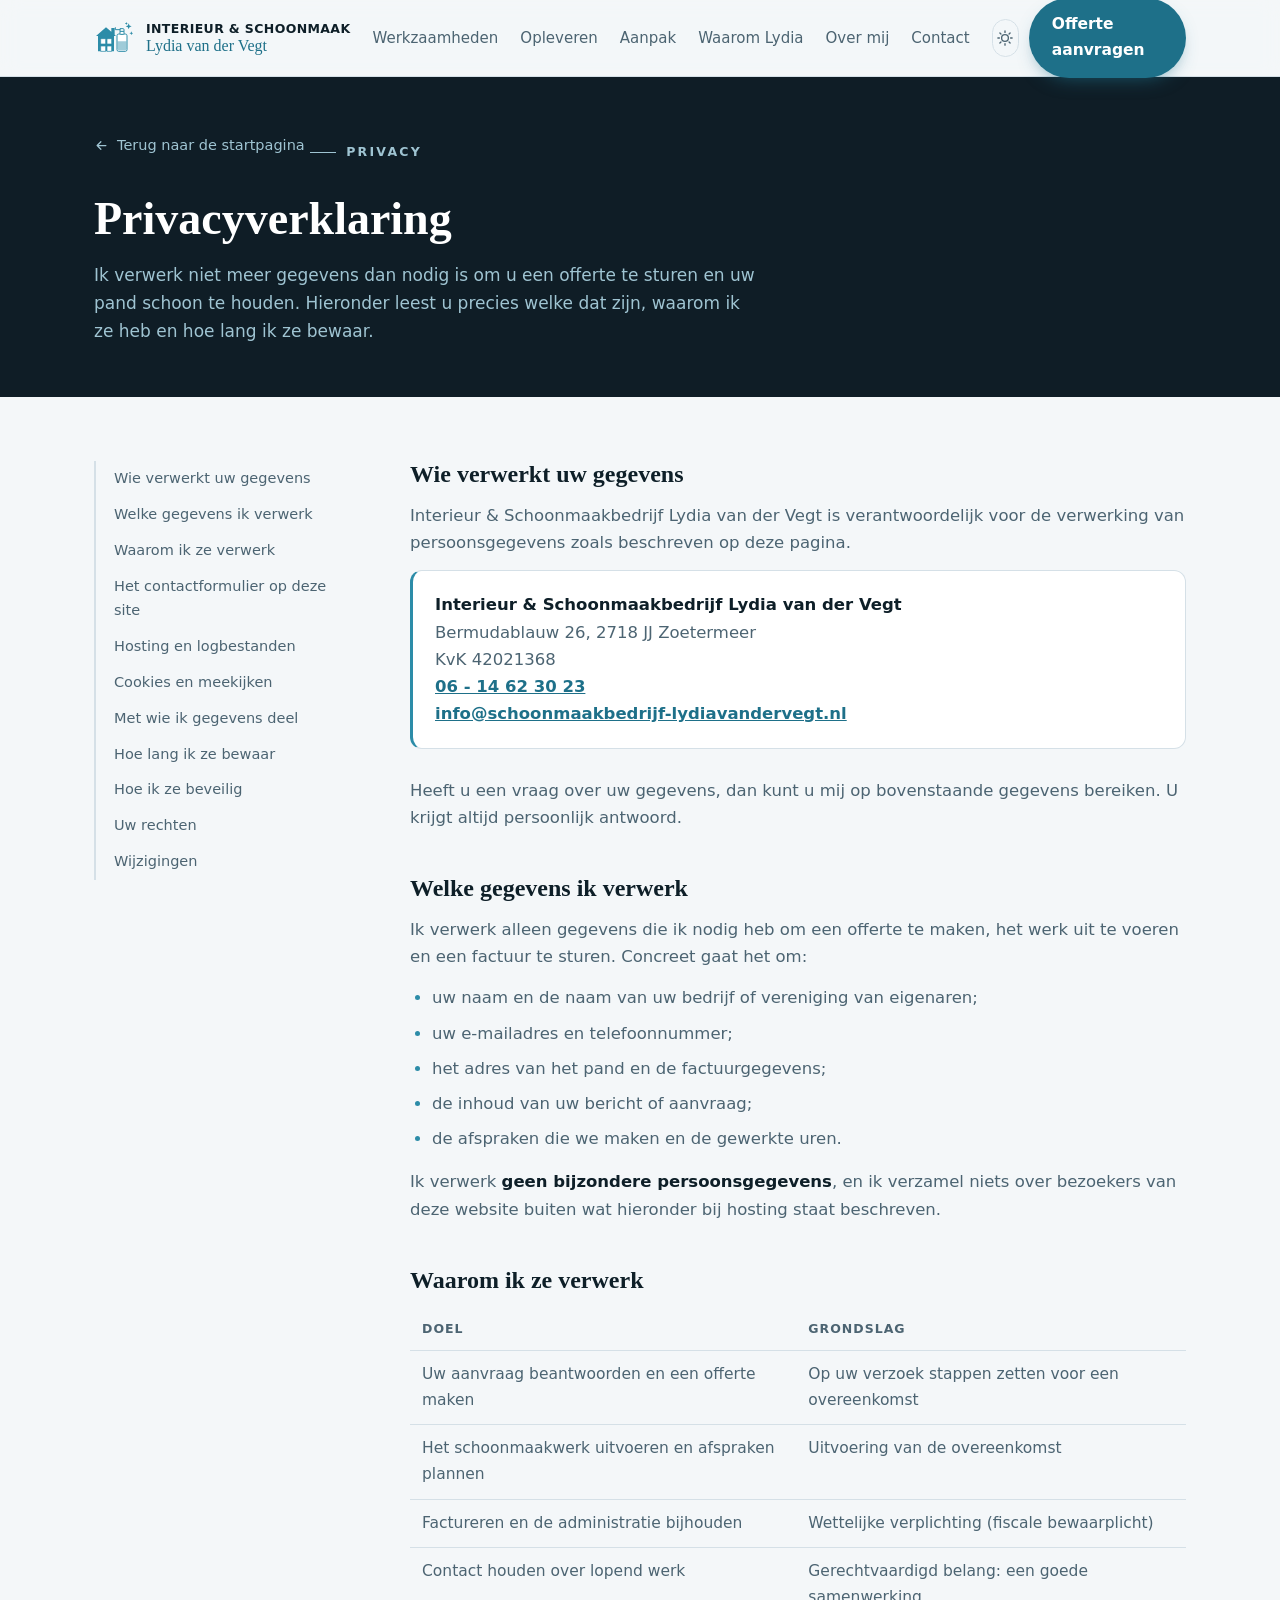
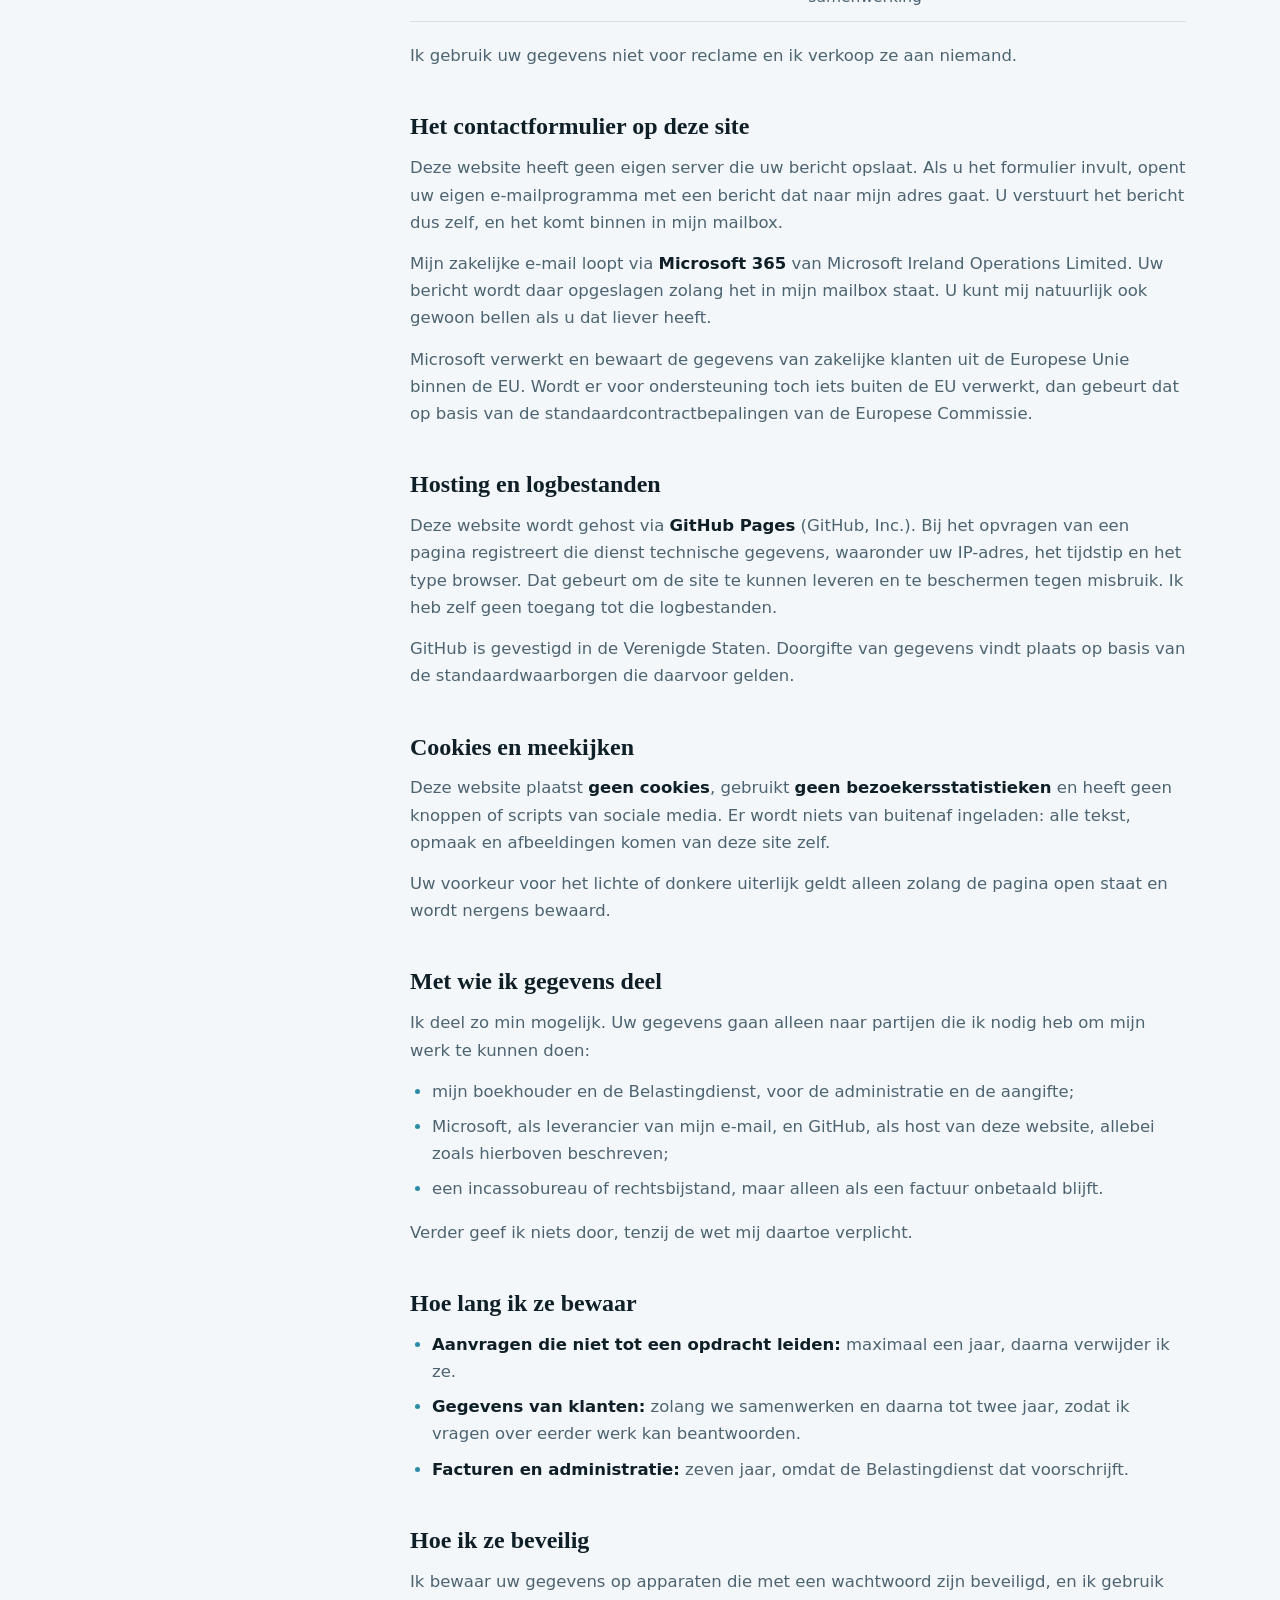
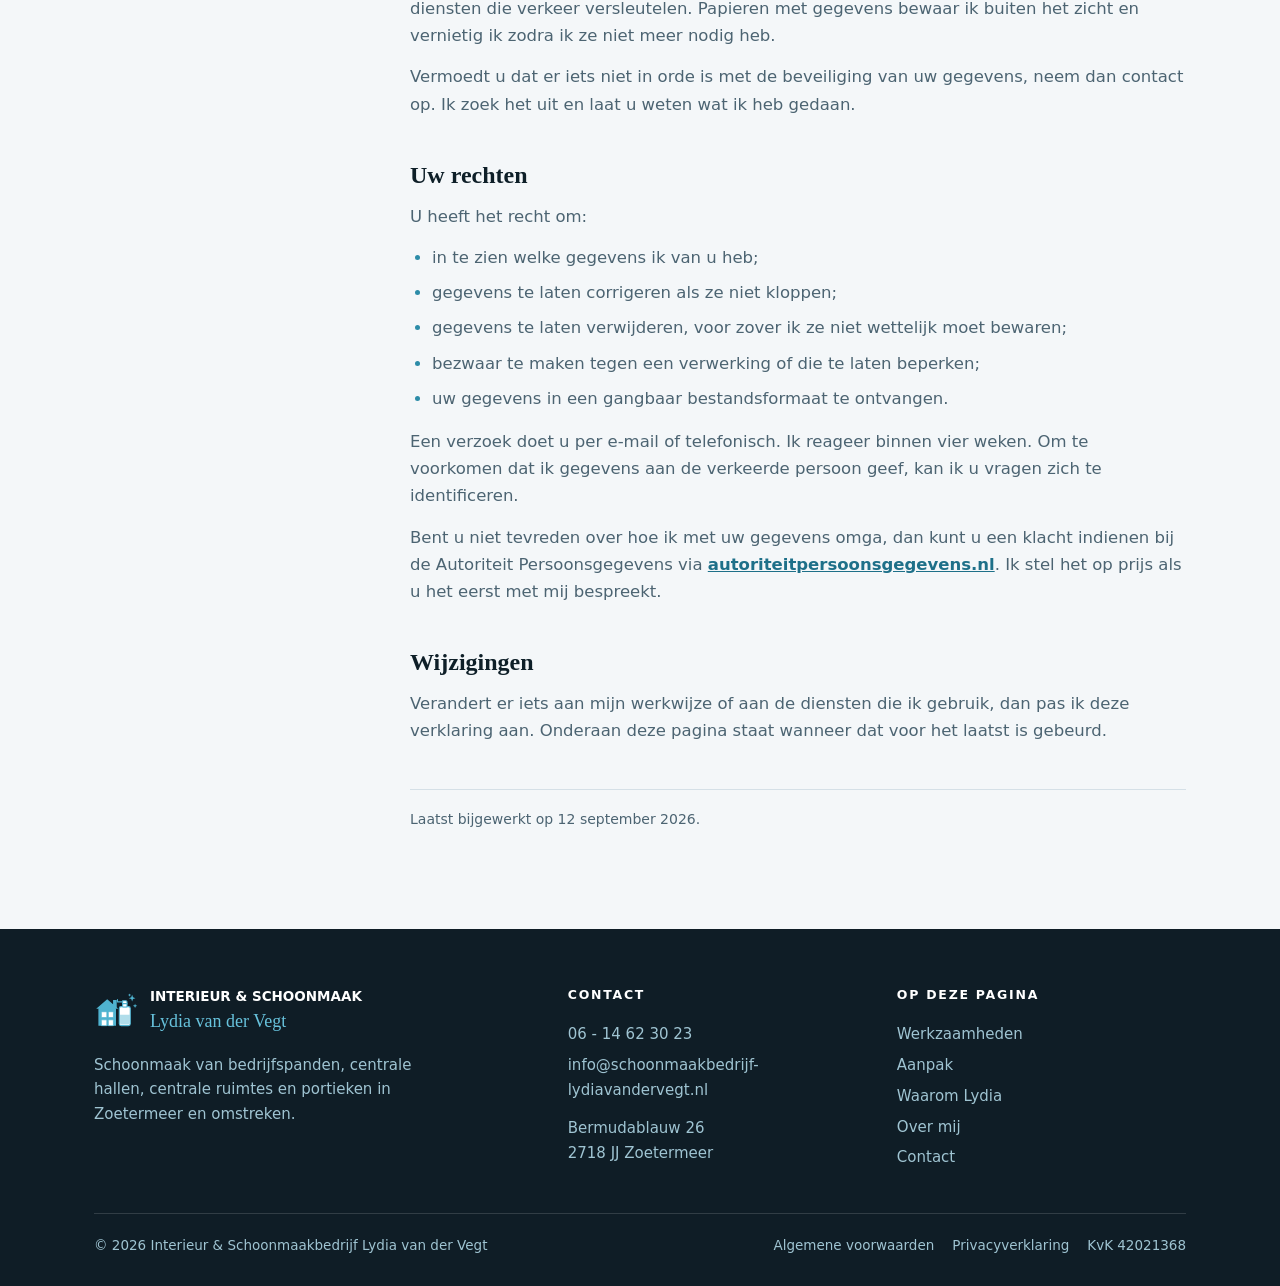
<file: privacy/index.html>
<!doctype html>
<html lang="nl">
<head>
<meta charset="utf-8" />
<meta name="viewport" content="width=device-width, initial-scale=1" />
<title>Privacyverklaring | Interieur &amp; Schoonmaak Lydia van der Vegt</title>
<meta name="description" content="Privacyverklaring van Interieur & Schoonmaakbedrijf Lydia van der Vegt: welke persoonsgegevens worden verwerkt, waarom, hoe lang ze worden bewaard en welke rechten u heeft." />
<meta name="theme-color" content="#0F1D26" />
<meta name="robots" content="index,follow" />
<link rel="canonical" href="https://schoonmaakbedrijf-lydiavandervegt.nl/privacy/" />
<meta property="og:type" content="article" />
<meta property="og:locale" content="nl_NL" />
<meta property="og:url" content="https://schoonmaakbedrijf-lydiavandervegt.nl/privacy/" />
<meta property="og:site_name" content="Interieur &amp; Schoonmaak Lydia van der Vegt" />
<meta property="og:title" content="Privacyverklaring" />
<meta property="og:description" content="Privacyverklaring van Interieur & Schoonmaakbedrijf Lydia van der Vegt: welke persoonsgegevens worden verwerkt, waarom, hoe lang ze worden bewaard en welke rechten u heeft." />
<meta property="og:image" content="https://schoonmaakbedrijf-lydiavandervegt.nl/deelplaatje.png" />
<link rel="icon" href="../favicon.svg" type="image/svg+xml" />
<link rel="apple-touch-icon" href="../apple-touch-icon.png" />
<link rel="stylesheet" href="../stijl.css" />
<noscript><style>.reveal{opacity:1;transform:none}</style></noscript>
</head>
<body>

<svg width="0" height="0" style="position:absolute" aria-hidden="true" focusable="false">
  <symbol id="beeldmerk" viewBox="0 0 120 104">
    <!-- huis -->
    <path d="M6 46 L36 20 L52 33.5 L52 22 L62 22 L62 42 L66 46 Z" fill="currentColor"/>
    <path d="M12 46 L36 26 L60 46 L60 92 L12 92 Z" fill="currentColor"/>
    <rect x="20" y="54" width="15" height="16" rx="1.5" fill="#fff"/>
    <rect x="39" y="54" width="14" height="16" rx="1.5" fill="#fff"/>
    <rect x="20" y="76" width="15" height="16" rx="1.5" fill="#fff"/>
    <rect x="39" y="76" width="14" height="16" rx="1.5" fill="#fff"/>
    <path d="M20 54 h15 v16 h-15 z M39 54 h14 v16 h-14 z M20 76 h15 v16 h-15 z M39 76 h14 v16 h-14 z"
          fill="none" stroke="currentColor" stroke-width="2"/>
    <!-- sprayflacon -->
    <path d="M74 40 h20 a5 5 0 0 1 5 5 v42 a5 5 0 0 1 -5 5 h-20 a5 5 0 0 1 -5 -5 v-42 a5 5 0 0 1 5 -5 z"
          fill="#fff" stroke="currentColor" stroke-width="3"/>
    <path d="M71 62 h26 v23 a4 4 0 0 1 -4 4 h-18 a4 4 0 0 1 -4 -4 z" fill="currentColor" opacity=".45"/>
    <rect x="78" y="31" width="12" height="10" rx="2" fill="#fff" stroke="currentColor" stroke-width="3"/>
    <path d="M78 24 h9 a3 3 0 0 1 3 3 v5 h-12 z" fill="#fff" stroke="currentColor" stroke-width="3" stroke-linejoin="round"/>
    <path d="M78 27 L64 27 L64 21" fill="none" stroke="currentColor" stroke-width="3" stroke-linecap="round"/>
    <!-- glans -->
    <path d="M104 8 l2.4 6.6 l6.6 2.4 l-6.6 2.4 l-2.4 6.6 l-2.4 -6.6 l-6.6 -2.4 l6.6 -2.4 z" fill="currentColor"/>
    <path d="M112 32 l1.6 4.4 l4.4 1.6 l-4.4 1.6 l-1.6 4.4 l-1.6 -4.4 l-4.4 -1.6 l4.4 -1.6 z" fill="currentColor"/>
    <path d="M97 4 l1.2 3.3 l3.3 1.2 l-3.3 1.2 l-1.2 3.3 l-1.2 -3.3 l-3.3 -1.2 l3.3 -1.2 z" fill="currentColor"/>
  </symbol>
</svg>

<header class="header" id="header">
  <div class="wrap nav">
    <a class="brand" href="../#top" aria-label="Interieur en Schoonmaak Lydia van der Vegt">
      <svg class="mark" viewBox="0 0 120 104" style="color:var(--accent)" role="img" aria-hidden="true"><use href="#beeldmerk"/></svg>
      <span class="naam">
        <span class="b1">INTERIEUR &amp; SCHOONMAAK</span>
        <span class="b2">Lydia van der Vegt</span>
      </span>
    </a>
    <nav class="nav-links" id="navLinks">
      <a href="../#werk">Werkzaamheden</a>
      <a href="#opleveren">Opleveren</a>
      <a href="../#aanpak">Aanpak</a>
      <a href="../#waarom">Waarom Lydia</a>
      <a href="../#over">Over mij</a>
      <a href="../#contact">Contact</a>
    </nav>
    <div class="nav-cta">
      <button class="theme-toggle" id="themeToggle" aria-label="Wissel tussen licht en donker" title="Wissel licht/donker">
        <svg viewBox="0 0 24 24" fill="none" stroke="currentColor" stroke-width="1.8" stroke-linecap="round" aria-hidden="true">
          <circle cx="12" cy="12" r="4.5"/><path d="M12 2.5v2M12 19.5v2M2.5 12h2M19.5 12h2M5.2 5.2l1.4 1.4M17.4 17.4l1.4 1.4M18.8 5.2l-1.4 1.4M6.6 17.4l-1.4 1.4"/>
        </svg>
      </button>
      <a class="btn btn-primary" href="../#contact">Offerte aanvragen</a>
      <button class="menu-btn" id="menuBtn" aria-label="Menu openen" aria-expanded="false"><span></span><span></span><span></span></button>
    </div>
  </div>
</header>

<a id="top"></a>

<section class="doc-kop">
  <div class="wrap">
    <a class="terug" href="../">
      <svg viewBox="0 0 24 24" fill="none" stroke="currentColor" stroke-width="2" stroke-linecap="round" stroke-linejoin="round" aria-hidden="true"><path d="M19 12H5M11 18l-6-6 6-6"/></svg>
      Terug naar de startpagina
    </a>
    <span class="eyebrow op-donker">Privacy</span>
    <h1>Privacyverklaring</h1>
    <p>Ik verwerk niet meer gegevens dan nodig is om u een offerte te sturen en uw pand schoon te houden. Hieronder leest u precies welke dat zijn, waarom ik ze heb en hoe lang ik ze bewaar.</p>
  </div>
</section>

<section class="doc">
  <div class="wrap doc-grid">
    <nav class="doc-nav" aria-label="Inhoud van deze pagina">
        <a href="#verantwoordelijke">Wie verwerkt uw gegevens</a>
        <a href="#welke">Welke gegevens ik verwerk</a>
        <a href="#waarom">Waarom ik ze verwerk</a>
        <a href="#formulier">Het contactformulier op deze site</a>
        <a href="#hosting">Hosting en logbestanden</a>
        <a href="#cookies">Cookies en meekijken</a>
        <a href="#delen">Met wie ik gegevens deel</a>
        <a href="#bewaren">Hoe lang ik ze bewaar</a>
        <a href="#beveiliging">Hoe ik ze beveilig</a>
        <a href="#rechten">Uw rechten</a>
        <a href="#wijzigingen">Wijzigingen</a>
    </nav>
    <div class="doc-body">
        <h2 id="verantwoordelijke">Wie verwerkt uw gegevens</h2>

        <p>Interieur &amp; Schoonmaakbedrijf Lydia van der Vegt is verantwoordelijk voor de verwerking van persoonsgegevens zoals beschreven op deze pagina.</p>
        <div class="doc-kaart">
          <p>
            <strong>Interieur &amp; Schoonmaakbedrijf Lydia van der Vegt</strong><br />
            Bermudablauw 26, 2718 JJ Zoetermeer<br />
            KvK 42021368<br />
            <a href="tel:+31614623023">06 - 14 62 30 23</a><br />
            <a href="mailto:info@schoonmaakbedrijf-lydiavandervegt.nl">info@schoonmaakbedrijf-lydiavandervegt.nl</a>
          </p>
        </div>
        <p>Heeft u een vraag over uw gegevens, dan kunt u mij op bovenstaande gegevens bereiken. U krijgt altijd persoonlijk antwoord.</p>
        <h2 id="welke">Welke gegevens ik verwerk</h2>

        <p>Ik verwerk alleen gegevens die ik nodig heb om een offerte te maken, het werk uit te voeren en een factuur te sturen. Concreet gaat het om:</p>
        <ul>
          <li>uw naam en de naam van uw bedrijf of vereniging van eigenaren;</li>
          <li>uw e-mailadres en telefoonnummer;</li>
          <li>het adres van het pand en de factuurgegevens;</li>
          <li>de inhoud van uw bericht of aanvraag;</li>
          <li>de afspraken die we maken en de gewerkte uren.</li>
        </ul>
        <p>Ik verwerk <strong>geen bijzondere persoonsgegevens</strong>, en ik verzamel niets over bezoekers van deze website buiten wat hieronder bij hosting staat beschreven.</p>
        <h2 id="waarom">Waarom ik ze verwerk</h2>

        <div class="doc-schuif">
        <table class="doc-tabel">
          <thead><tr><th>Doel</th><th>Grondslag</th></tr></thead>
          <tbody>
            <tr><td>Uw aanvraag beantwoorden en een offerte maken</td><td>Op uw verzoek stappen zetten voor een overeenkomst</td></tr>
            <tr><td>Het schoonmaakwerk uitvoeren en afspraken plannen</td><td>Uitvoering van de overeenkomst</td></tr>
            <tr><td>Factureren en de administratie bijhouden</td><td>Wettelijke verplichting (fiscale bewaarplicht)</td></tr>
            <tr><td>Contact houden over lopend werk</td><td>Gerechtvaardigd belang: een goede samenwerking</td></tr>
          </tbody>
        </table>
        </div>
        <p>Ik gebruik uw gegevens niet voor reclame en ik verkoop ze aan niemand.</p>
        <h2 id="formulier">Het contactformulier op deze site</h2>

        <p>Deze website heeft geen eigen server die uw bericht opslaat. Als u het formulier invult, opent uw eigen e-mailprogramma met een bericht dat naar mijn adres gaat. U verstuurt het bericht dus zelf, en het komt binnen in mijn mailbox.</p>
        <p>Mijn zakelijke e-mail loopt via <strong>Microsoft 365</strong> van Microsoft Ireland Operations Limited. Uw bericht wordt daar opgeslagen zolang het in mijn mailbox staat. U kunt mij natuurlijk ook gewoon bellen als u dat liever heeft.</p>
        <p>Microsoft verwerkt en bewaart de gegevens van zakelijke klanten uit de Europese Unie binnen de EU. Wordt er voor ondersteuning toch iets buiten de EU verwerkt, dan gebeurt dat op basis van de standaardcontractbepalingen van de Europese Commissie.</p>
        <h2 id="hosting">Hosting en logbestanden</h2>

        <p>Deze website wordt gehost via <strong>GitHub Pages</strong> (GitHub, Inc.). Bij het opvragen van een pagina registreert die dienst technische gegevens, waaronder uw IP-adres, het tijdstip en het type browser. Dat gebeurt om de site te kunnen leveren en te beschermen tegen misbruik. Ik heb zelf geen toegang tot die logbestanden.</p>
        <p>GitHub is gevestigd in de Verenigde Staten. Doorgifte van gegevens vindt plaats op basis van de standaardwaarborgen die daarvoor gelden.</p>
        <h2 id="cookies">Cookies en meekijken</h2>

        <p>Deze website plaatst <strong>geen cookies</strong>, gebruikt <strong>geen bezoekersstatistieken</strong> en heeft geen knoppen of scripts van sociale media. Er wordt niets van buitenaf ingeladen: alle tekst, opmaak en afbeeldingen komen van deze site zelf.</p>
        <p>Uw voorkeur voor het lichte of donkere uiterlijk geldt alleen zolang de pagina open staat en wordt nergens bewaard.</p>
        <h2 id="delen">Met wie ik gegevens deel</h2>

        <p>Ik deel zo min mogelijk. Uw gegevens gaan alleen naar partijen die ik nodig heb om mijn werk te kunnen doen:</p>
        <ul>
          <li>mijn boekhouder en de Belastingdienst, voor de administratie en de aangifte;</li>
          <li>Microsoft, als leverancier van mijn e-mail, en GitHub, als host van deze website, allebei zoals hierboven beschreven;</li>
          <li>een incassobureau of rechtsbijstand, maar alleen als een factuur onbetaald blijft.</li>
        </ul>
        <p>Verder geef ik niets door, tenzij de wet mij daartoe verplicht.</p>
        <h2 id="bewaren">Hoe lang ik ze bewaar</h2>

        <ul>
          <li><strong>Aanvragen die niet tot een opdracht leiden:</strong> maximaal een jaar, daarna verwijder ik ze.</li>
          <li><strong>Gegevens van klanten:</strong> zolang we samenwerken en daarna tot twee jaar, zodat ik vragen over eerder werk kan beantwoorden.</li>
          <li><strong>Facturen en administratie:</strong> zeven jaar, omdat de Belastingdienst dat voorschrijft.</li>
        </ul>
        <h2 id="beveiliging">Hoe ik ze beveilig</h2>

        <p>Ik bewaar uw gegevens op apparaten die met een wachtwoord zijn beveiligd, en ik gebruik diensten die verkeer versleutelen. Papieren met gegevens bewaar ik buiten het zicht en vernietig ik zodra ik ze niet meer nodig heb.</p>
        <p>Vermoedt u dat er iets niet in orde is met de beveiliging van uw gegevens, neem dan contact op. Ik zoek het uit en laat u weten wat ik heb gedaan.</p>
        <h2 id="rechten">Uw rechten</h2>

        <p>U heeft het recht om:</p>
        <ul>
          <li>in te zien welke gegevens ik van u heb;</li>
          <li>gegevens te laten corrigeren als ze niet kloppen;</li>
          <li>gegevens te laten verwijderen, voor zover ik ze niet wettelijk moet bewaren;</li>
          <li>bezwaar te maken tegen een verwerking of die te laten beperken;</li>
          <li>uw gegevens in een gangbaar bestandsformaat te ontvangen.</li>
        </ul>
        <p>Een verzoek doet u per e-mail of telefonisch. Ik reageer binnen vier weken. Om te voorkomen dat ik gegevens aan de verkeerde persoon geef, kan ik u vragen zich te identificeren.</p>
        <p>Bent u niet tevreden over hoe ik met uw gegevens omga, dan kunt u een klacht indienen bij de Autoriteit Persoonsgegevens via <a href="https://www.autoriteitpersoonsgegevens.nl" rel="noopener">autoriteitpersoonsgegevens.nl</a>. Ik stel het op prijs als u het eerst met mij bespreekt.</p>
        <h2 id="wijzigingen">Wijzigingen</h2>

        <p>Verandert er iets aan mijn werkwijze of aan de diensten die ik gebruik, dan pas ik deze verklaring aan. Onderaan deze pagina staat wanneer dat voor het laatst is gebeurd.</p>
      <p class="doc-datum">Laatst bijgewerkt op 12 september 2026.</p>
    </div>
  </div>
</section>

<footer class="footer">
  <div class="wrap">
    <div class="footer-grid">
      <div>
        <div class="merk">
          <svg viewBox="0 0 120 104" style="color:#4FB3D0" role="img" aria-hidden="true"><use href="#beeldmerk"/></svg>
          <span>
            <span class="b1">INTERIEUR &amp; SCHOONMAAK</span>
            <span class="b2">Lydia van der Vegt</span>
          </span>
        </div>
        <p style="max-width:38ch">Schoonmaak van bedrijfspanden, centrale hallen, centrale ruimtes en portieken in Zoetermeer en omstreken.</p>
      </div>
      <div>
        <h4>Contact</h4>
        <a href="tel:+31614623023">06 - 14 62 30 23</a>
        <a href="mailto:info@schoonmaakbedrijf-lydiavandervegt.nl">info@schoonmaakbedrijf-lydiavandervegt.nl</a>
        <address class="adres" style="margin-top:10px">
          Bermudablauw 26<br />
          2718 JJ Zoetermeer
        </address>
      </div>
      <div>
        <h4>Op deze pagina</h4>
        <a href="../#werk">Werkzaamheden</a>
        <a href="../#aanpak">Aanpak</a>
        <a href="../#waarom">Waarom Lydia</a>
        <a href="../#over">Over mij</a>
        <a href="../#contact">Contact</a>
      </div>
    </div>
    <div class="slot">
      <span>&copy; <span id="jaar">2026</span> Interieur &amp; Schoonmaakbedrijf Lydia van der Vegt</span>
      <span class="slot-links">
        <a href="../voorwaarden/">Algemene voorwaarden</a>
        <a href="../privacy/">Privacyverklaring</a>
        <span>KvK 42021368</span>
      </span>
    </div>
  </div>
</footer>

<script src="../script.js" defer></script>
</body>
</html>
</file>
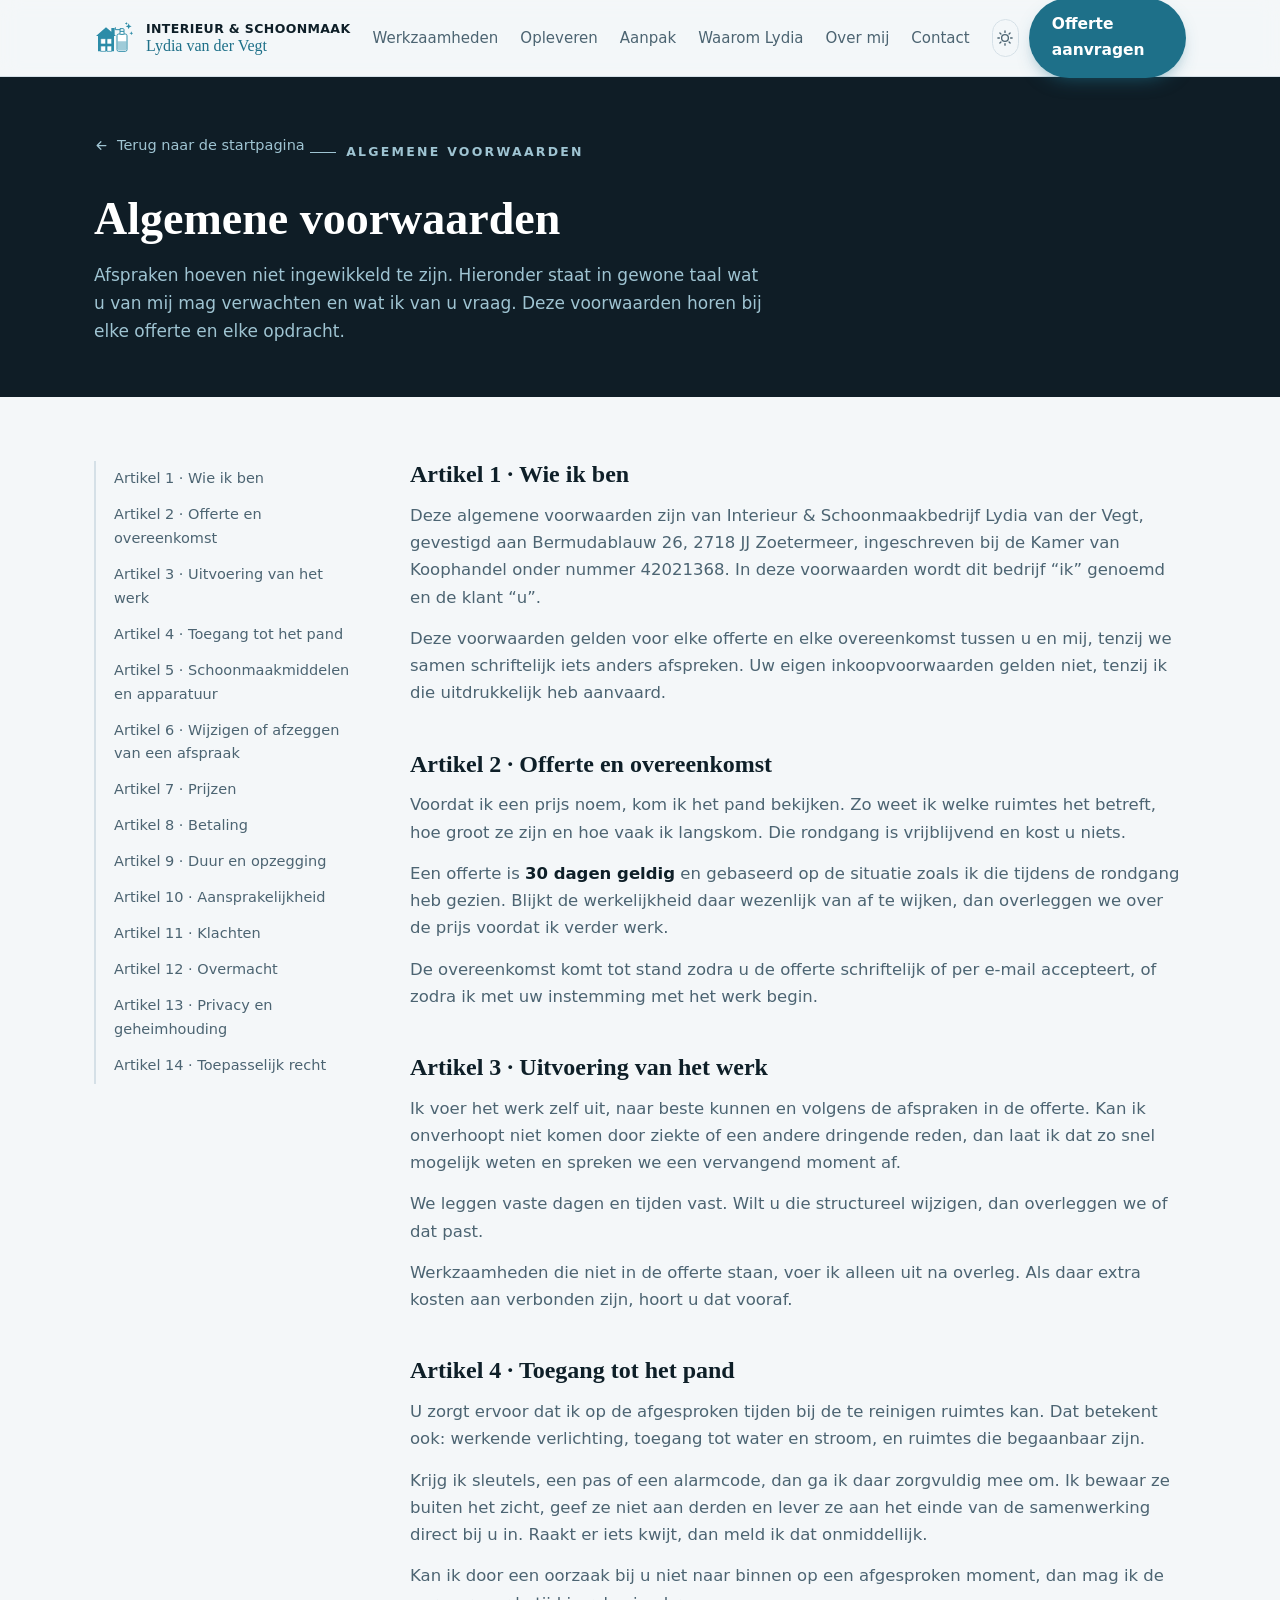
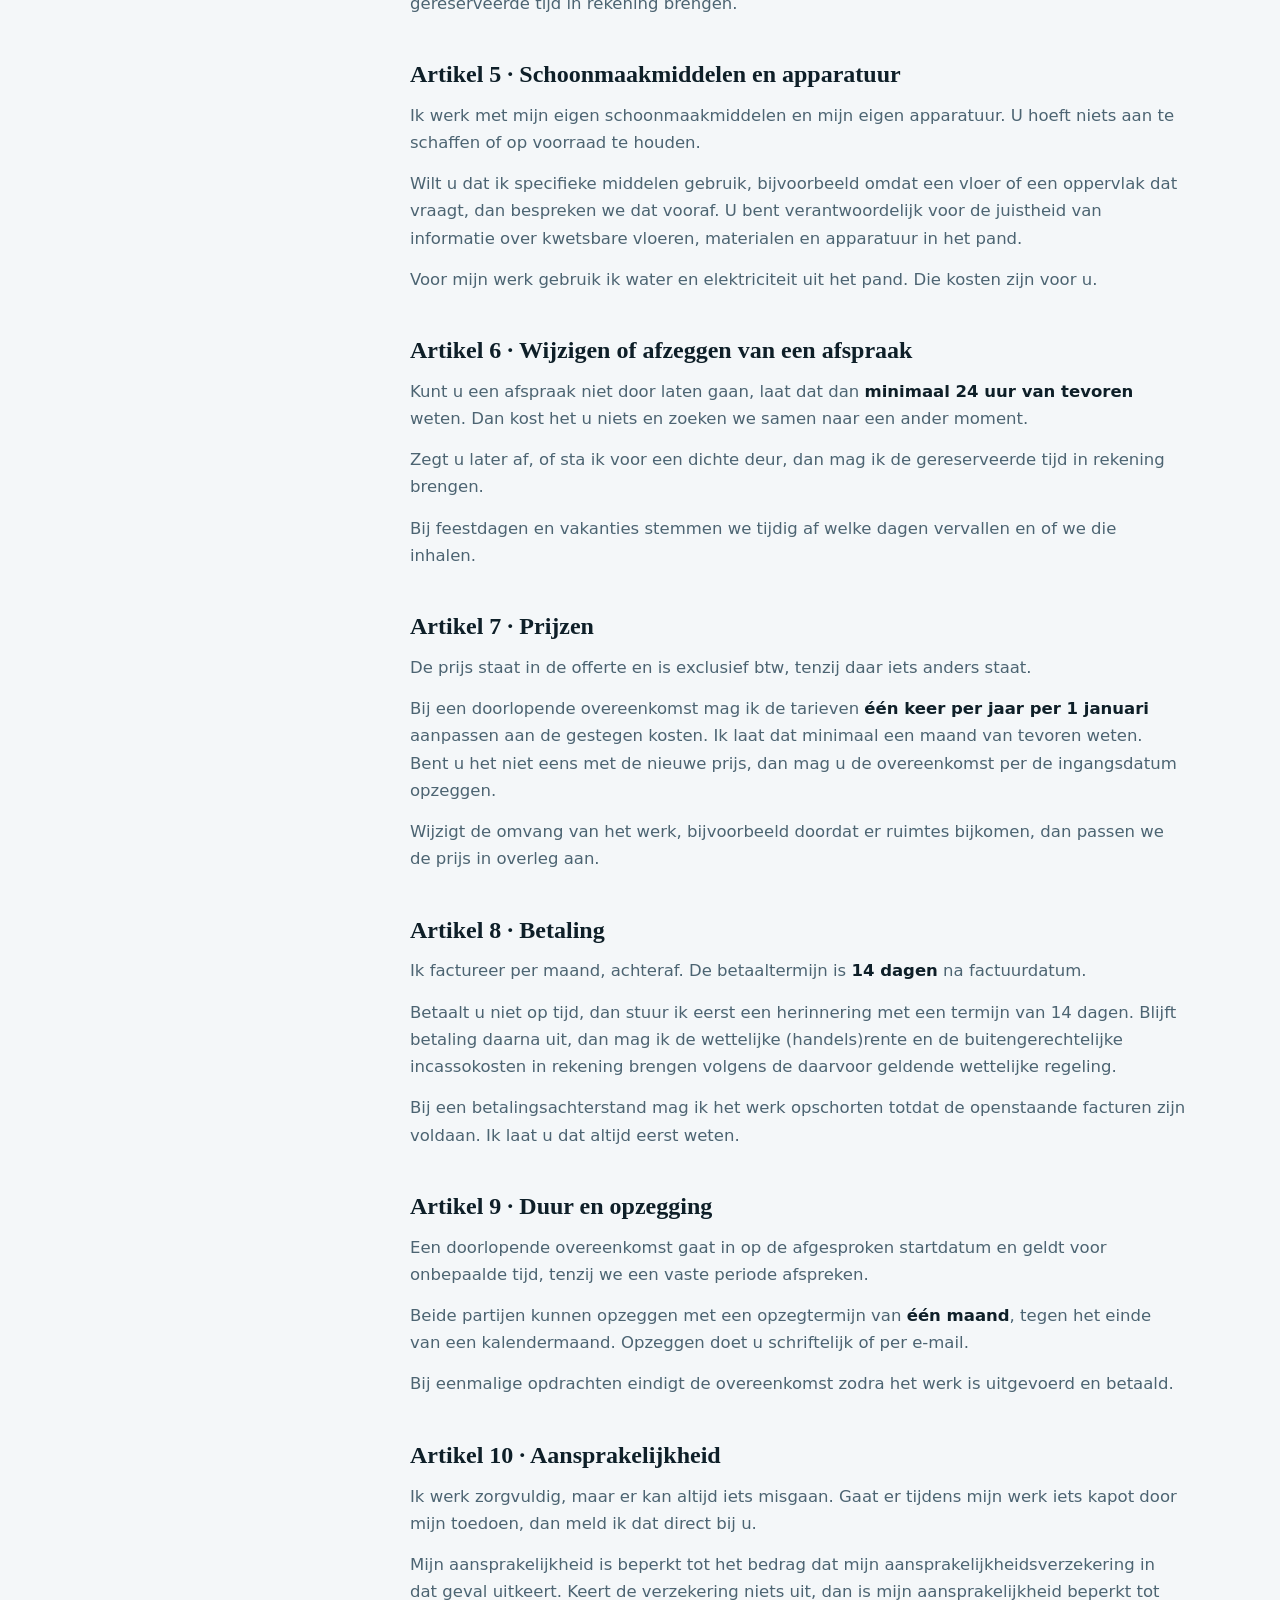
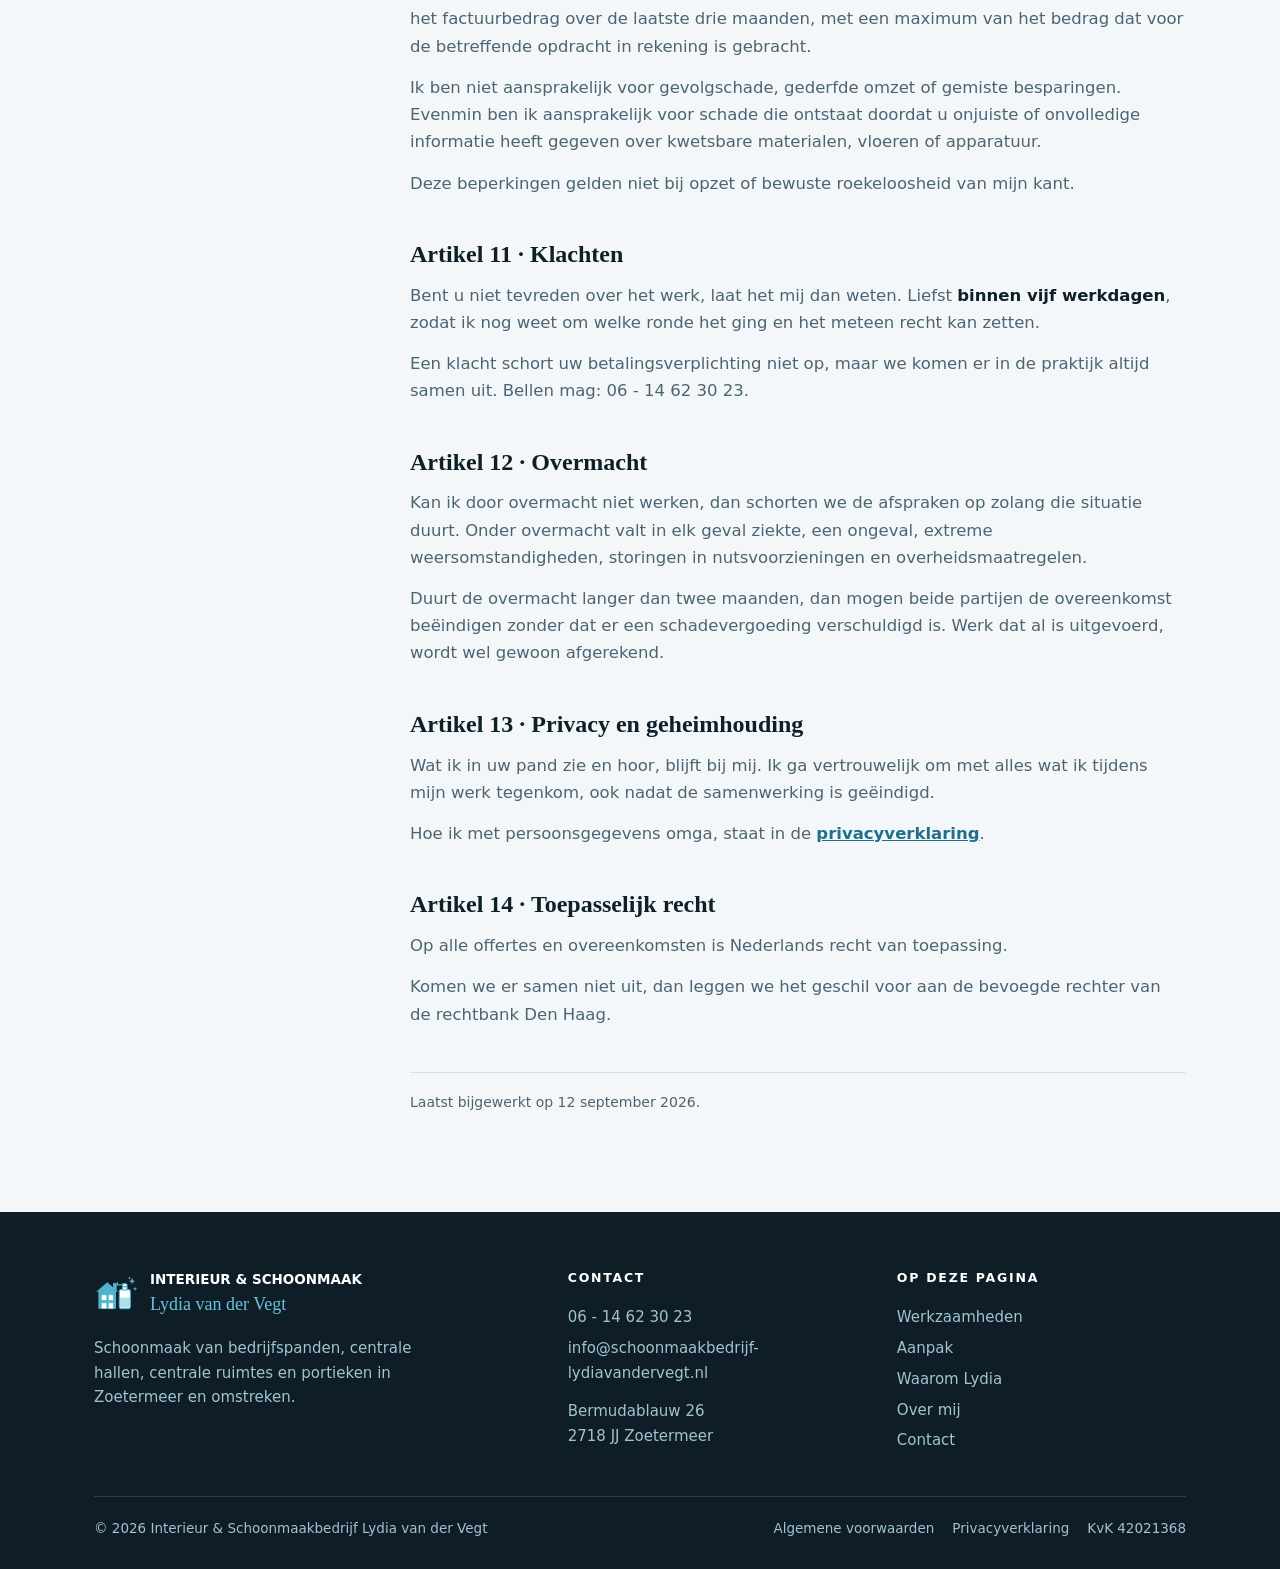
<file: voorwaarden/index.html>
<!doctype html>
<html lang="nl">
<head>
<meta charset="utf-8" />
<meta name="viewport" content="width=device-width, initial-scale=1" />
<title>Algemene voorwaarden | Interieur &amp; Schoonmaak Lydia van der Vegt</title>
<meta name="description" content="De algemene voorwaarden van Interieur & Schoonmaakbedrijf Lydia van der Vegt in Zoetermeer: offerte, uitvoering, betaling, opzegging en aansprakelijkheid." />
<meta name="theme-color" content="#0F1D26" />
<meta name="robots" content="index,follow" />
<link rel="canonical" href="https://schoonmaakbedrijf-lydiavandervegt.nl/voorwaarden/" />
<meta property="og:type" content="article" />
<meta property="og:locale" content="nl_NL" />
<meta property="og:url" content="https://schoonmaakbedrijf-lydiavandervegt.nl/voorwaarden/" />
<meta property="og:site_name" content="Interieur &amp; Schoonmaak Lydia van der Vegt" />
<meta property="og:title" content="Algemene voorwaarden" />
<meta property="og:description" content="De algemene voorwaarden van Interieur & Schoonmaakbedrijf Lydia van der Vegt in Zoetermeer: offerte, uitvoering, betaling, opzegging en aansprakelijkheid." />
<meta property="og:image" content="https://schoonmaakbedrijf-lydiavandervegt.nl/deelplaatje.png" />
<link rel="icon" href="../favicon.svg" type="image/svg+xml" />
<link rel="apple-touch-icon" href="../apple-touch-icon.png" />
<link rel="stylesheet" href="../stijl.css" />
<noscript><style>.reveal{opacity:1;transform:none}</style></noscript>
</head>
<body>

<svg width="0" height="0" style="position:absolute" aria-hidden="true" focusable="false">
  <symbol id="beeldmerk" viewBox="0 0 120 104">
    <!-- huis -->
    <path d="M6 46 L36 20 L52 33.5 L52 22 L62 22 L62 42 L66 46 Z" fill="currentColor"/>
    <path d="M12 46 L36 26 L60 46 L60 92 L12 92 Z" fill="currentColor"/>
    <rect x="20" y="54" width="15" height="16" rx="1.5" fill="#fff"/>
    <rect x="39" y="54" width="14" height="16" rx="1.5" fill="#fff"/>
    <rect x="20" y="76" width="15" height="16" rx="1.5" fill="#fff"/>
    <rect x="39" y="76" width="14" height="16" rx="1.5" fill="#fff"/>
    <path d="M20 54 h15 v16 h-15 z M39 54 h14 v16 h-14 z M20 76 h15 v16 h-15 z M39 76 h14 v16 h-14 z"
          fill="none" stroke="currentColor" stroke-width="2"/>
    <!-- sprayflacon -->
    <path d="M74 40 h20 a5 5 0 0 1 5 5 v42 a5 5 0 0 1 -5 5 h-20 a5 5 0 0 1 -5 -5 v-42 a5 5 0 0 1 5 -5 z"
          fill="#fff" stroke="currentColor" stroke-width="3"/>
    <path d="M71 62 h26 v23 a4 4 0 0 1 -4 4 h-18 a4 4 0 0 1 -4 -4 z" fill="currentColor" opacity=".45"/>
    <rect x="78" y="31" width="12" height="10" rx="2" fill="#fff" stroke="currentColor" stroke-width="3"/>
    <path d="M78 24 h9 a3 3 0 0 1 3 3 v5 h-12 z" fill="#fff" stroke="currentColor" stroke-width="3" stroke-linejoin="round"/>
    <path d="M78 27 L64 27 L64 21" fill="none" stroke="currentColor" stroke-width="3" stroke-linecap="round"/>
    <!-- glans -->
    <path d="M104 8 l2.4 6.6 l6.6 2.4 l-6.6 2.4 l-2.4 6.6 l-2.4 -6.6 l-6.6 -2.4 l6.6 -2.4 z" fill="currentColor"/>
    <path d="M112 32 l1.6 4.4 l4.4 1.6 l-4.4 1.6 l-1.6 4.4 l-1.6 -4.4 l-4.4 -1.6 l4.4 -1.6 z" fill="currentColor"/>
    <path d="M97 4 l1.2 3.3 l3.3 1.2 l-3.3 1.2 l-1.2 3.3 l-1.2 -3.3 l-3.3 -1.2 l3.3 -1.2 z" fill="currentColor"/>
  </symbol>
</svg>

<header class="header" id="header">
  <div class="wrap nav">
    <a class="brand" href="../#top" aria-label="Interieur en Schoonmaak Lydia van der Vegt">
      <svg class="mark" viewBox="0 0 120 104" style="color:var(--accent)" role="img" aria-hidden="true"><use href="#beeldmerk"/></svg>
      <span class="naam">
        <span class="b1">INTERIEUR &amp; SCHOONMAAK</span>
        <span class="b2">Lydia van der Vegt</span>
      </span>
    </a>
    <nav class="nav-links" id="navLinks">
      <a href="../#werk">Werkzaamheden</a>
      <a href="#opleveren">Opleveren</a>
      <a href="../#aanpak">Aanpak</a>
      <a href="../#waarom">Waarom Lydia</a>
      <a href="../#over">Over mij</a>
      <a href="../#contact">Contact</a>
    </nav>
    <div class="nav-cta">
      <button class="theme-toggle" id="themeToggle" aria-label="Wissel tussen licht en donker" title="Wissel licht/donker">
        <svg viewBox="0 0 24 24" fill="none" stroke="currentColor" stroke-width="1.8" stroke-linecap="round" aria-hidden="true">
          <circle cx="12" cy="12" r="4.5"/><path d="M12 2.5v2M12 19.5v2M2.5 12h2M19.5 12h2M5.2 5.2l1.4 1.4M17.4 17.4l1.4 1.4M18.8 5.2l-1.4 1.4M6.6 17.4l-1.4 1.4"/>
        </svg>
      </button>
      <a class="btn btn-primary" href="../#contact">Offerte aanvragen</a>
      <button class="menu-btn" id="menuBtn" aria-label="Menu openen" aria-expanded="false"><span></span><span></span><span></span></button>
    </div>
  </div>
</header>

<a id="top"></a>

<section class="doc-kop">
  <div class="wrap">
    <a class="terug" href="../">
      <svg viewBox="0 0 24 24" fill="none" stroke="currentColor" stroke-width="2" stroke-linecap="round" stroke-linejoin="round" aria-hidden="true"><path d="M19 12H5M11 18l-6-6 6-6"/></svg>
      Terug naar de startpagina
    </a>
    <span class="eyebrow op-donker">Algemene voorwaarden</span>
    <h1>Algemene voorwaarden</h1>
    <p>Afspraken hoeven niet ingewikkeld te zijn. Hieronder staat in gewone taal wat u van mij mag verwachten en wat ik van u vraag. Deze voorwaarden horen bij elke offerte en elke opdracht.</p>
  </div>
</section>

<section class="doc">
  <div class="wrap doc-grid">
    <nav class="doc-nav" aria-label="Inhoud van deze pagina">
        <a href="#wie">Artikel 1 &middot; Wie ik ben</a>
        <a href="#offerte">Artikel 2 &middot; Offerte en overeenkomst</a>
        <a href="#uitvoering">Artikel 3 &middot; Uitvoering van het werk</a>
        <a href="#toegang">Artikel 4 &middot; Toegang tot het pand</a>
        <a href="#materiaal">Artikel 5 &middot; Schoonmaakmiddelen en apparatuur</a>
        <a href="#afzeggen">Artikel 6 &middot; Wijzigen of afzeggen van een afspraak</a>
        <a href="#prijzen">Artikel 7 &middot; Prijzen</a>
        <a href="#betaling">Artikel 8 &middot; Betaling</a>
        <a href="#duur">Artikel 9 &middot; Duur en opzegging</a>
        <a href="#aansprakelijk">Artikel 10 &middot; Aansprakelijkheid</a>
        <a href="#klachten">Artikel 11 &middot; Klachten</a>
        <a href="#overmacht">Artikel 12 &middot; Overmacht</a>
        <a href="#privacy-artikel">Artikel 13 &middot; Privacy en geheimhouding</a>
        <a href="#recht">Artikel 14 &middot; Toepasselijk recht</a>
    </nav>
    <div class="doc-body">
        <h2 id="wie">Artikel 1 &middot; Wie ik ben</h2>

        <p>Deze algemene voorwaarden zijn van Interieur &amp; Schoonmaakbedrijf Lydia van der Vegt, gevestigd aan Bermudablauw 26, 2718 JJ Zoetermeer, ingeschreven bij de Kamer van Koophandel onder nummer 42021368. In deze voorwaarden wordt dit bedrijf &ldquo;ik&rdquo; genoemd en de klant &ldquo;u&rdquo;.</p>
        <p>Deze voorwaarden gelden voor elke offerte en elke overeenkomst tussen u en mij, tenzij we samen schriftelijk iets anders afspreken. Uw eigen inkoopvoorwaarden gelden niet, tenzij ik die uitdrukkelijk heb aanvaard.</p>
        <h2 id="offerte">Artikel 2 &middot; Offerte en overeenkomst</h2>

        <p>Voordat ik een prijs noem, kom ik het pand bekijken. Zo weet ik welke ruimtes het betreft, hoe groot ze zijn en hoe vaak ik langskom. Die rondgang is vrijblijvend en kost u niets.</p>
        <p>Een offerte is <strong>30 dagen geldig</strong> en gebaseerd op de situatie zoals ik die tijdens de rondgang heb gezien. Blijkt de werkelijkheid daar wezenlijk van af te wijken, dan overleggen we over de prijs voordat ik verder werk.</p>
        <p>De overeenkomst komt tot stand zodra u de offerte schriftelijk of per e-mail accepteert, of zodra ik met uw instemming met het werk begin.</p>
        <h2 id="uitvoering">Artikel 3 &middot; Uitvoering van het werk</h2>

        <p>Ik voer het werk zelf uit, naar beste kunnen en volgens de afspraken in de offerte. Kan ik onverhoopt niet komen door ziekte of een andere dringende reden, dan laat ik dat zo snel mogelijk weten en spreken we een vervangend moment af.</p>
        <p>We leggen vaste dagen en tijden vast. Wilt u die structureel wijzigen, dan overleggen we of dat past.</p>
        <p>Werkzaamheden die niet in de offerte staan, voer ik alleen uit na overleg. Als daar extra kosten aan verbonden zijn, hoort u dat vooraf.</p>
        <h2 id="toegang">Artikel 4 &middot; Toegang tot het pand</h2>

        <p>U zorgt ervoor dat ik op de afgesproken tijden bij de te reinigen ruimtes kan. Dat betekent ook: werkende verlichting, toegang tot water en stroom, en ruimtes die begaanbaar zijn.</p>
        <p>Krijg ik sleutels, een pas of een alarmcode, dan ga ik daar zorgvuldig mee om. Ik bewaar ze buiten het zicht, geef ze niet aan derden en lever ze aan het einde van de samenwerking direct bij u in. Raakt er iets kwijt, dan meld ik dat onmiddellijk.</p>
        <p>Kan ik door een oorzaak bij u niet naar binnen op een afgesproken moment, dan mag ik de gereserveerde tijd in rekening brengen.</p>
        <h2 id="materiaal">Artikel 5 &middot; Schoonmaakmiddelen en apparatuur</h2>

        <p>Ik werk met mijn eigen schoonmaakmiddelen en mijn eigen apparatuur. U hoeft niets aan te schaffen of op voorraad te houden.</p>
        <p>Wilt u dat ik specifieke middelen gebruik, bijvoorbeeld omdat een vloer of een oppervlak dat vraagt, dan bespreken we dat vooraf. U bent verantwoordelijk voor de juistheid van informatie over kwetsbare vloeren, materialen en apparatuur in het pand.</p>
        <p>Voor mijn werk gebruik ik water en elektriciteit uit het pand. Die kosten zijn voor u.</p>
        <h2 id="afzeggen">Artikel 6 &middot; Wijzigen of afzeggen van een afspraak</h2>

        <p>Kunt u een afspraak niet door laten gaan, laat dat dan <strong>minimaal 24 uur van tevoren</strong> weten. Dan kost het u niets en zoeken we samen naar een ander moment.</p>
        <p>Zegt u later af, of sta ik voor een dichte deur, dan mag ik de gereserveerde tijd in rekening brengen.</p>
        <p>Bij feestdagen en vakanties stemmen we tijdig af welke dagen vervallen en of we die inhalen.</p>
        <h2 id="prijzen">Artikel 7 &middot; Prijzen</h2>

        <p>De prijs staat in de offerte en is exclusief btw, tenzij daar iets anders staat.</p>
        <p>Bij een doorlopende overeenkomst mag ik de tarieven <strong>&eacute;&eacute;n keer per jaar per 1 januari</strong> aanpassen aan de gestegen kosten. Ik laat dat minimaal een maand van tevoren weten. Bent u het niet eens met de nieuwe prijs, dan mag u de overeenkomst per de ingangsdatum opzeggen.</p>
        <p>Wijzigt de omvang van het werk, bijvoorbeeld doordat er ruimtes bijkomen, dan passen we de prijs in overleg aan.</p>
        <h2 id="betaling">Artikel 8 &middot; Betaling</h2>

        <p>Ik factureer per maand, achteraf. De betaaltermijn is <strong>14 dagen</strong> na factuurdatum.</p>
        <p>Betaalt u niet op tijd, dan stuur ik eerst een herinnering met een termijn van 14 dagen. Blijft betaling daarna uit, dan mag ik de wettelijke (handels)rente en de buitengerechtelijke incassokosten in rekening brengen volgens de daarvoor geldende wettelijke regeling.</p>
        <p>Bij een betalingsachterstand mag ik het werk opschorten totdat de openstaande facturen zijn voldaan. Ik laat u dat altijd eerst weten.</p>
        <h2 id="duur">Artikel 9 &middot; Duur en opzegging</h2>

        <p>Een doorlopende overeenkomst gaat in op de afgesproken startdatum en geldt voor onbepaalde tijd, tenzij we een vaste periode afspreken.</p>
        <p>Beide partijen kunnen opzeggen met een opzegtermijn van <strong>&eacute;&eacute;n maand</strong>, tegen het einde van een kalendermaand. Opzeggen doet u schriftelijk of per e-mail.</p>
        <p>Bij eenmalige opdrachten eindigt de overeenkomst zodra het werk is uitgevoerd en betaald.</p>
        <h2 id="aansprakelijk">Artikel 10 &middot; Aansprakelijkheid</h2>

        <p>Ik werk zorgvuldig, maar er kan altijd iets misgaan. Gaat er tijdens mijn werk iets kapot door mijn toedoen, dan meld ik dat direct bij u.</p>
        <p>Mijn aansprakelijkheid is beperkt tot het bedrag dat mijn aansprakelijkheidsverzekering in dat geval uitkeert. Keert de verzekering niets uit, dan is mijn aansprakelijkheid beperkt tot het factuurbedrag over de laatste drie maanden, met een maximum van het bedrag dat voor de betreffende opdracht in rekening is gebracht.</p>
        <p>Ik ben niet aansprakelijk voor gevolgschade, gederfde omzet of gemiste besparingen. Evenmin ben ik aansprakelijk voor schade die ontstaat doordat u onjuiste of onvolledige informatie heeft gegeven over kwetsbare materialen, vloeren of apparatuur.</p>
        <p>Deze beperkingen gelden niet bij opzet of bewuste roekeloosheid van mijn kant.</p>
        <h2 id="klachten">Artikel 11 &middot; Klachten</h2>

        <p>Bent u niet tevreden over het werk, laat het mij dan weten. Liefst <strong>binnen vijf werkdagen</strong>, zodat ik nog weet om welke ronde het ging en het meteen recht kan zetten.</p>
        <p>Een klacht schort uw betalingsverplichting niet op, maar we komen er in de praktijk altijd samen uit. Bellen mag: 06 - 14 62 30 23.</p>
        <h2 id="overmacht">Artikel 12 &middot; Overmacht</h2>

        <p>Kan ik door overmacht niet werken, dan schorten we de afspraken op zolang die situatie duurt. Onder overmacht valt in elk geval ziekte, een ongeval, extreme weersomstandigheden, storingen in nutsvoorzieningen en overheidsmaatregelen.</p>
        <p>Duurt de overmacht langer dan twee maanden, dan mogen beide partijen de overeenkomst be&euml;indigen zonder dat er een schadevergoeding verschuldigd is. Werk dat al is uitgevoerd, wordt wel gewoon afgerekend.</p>
        <h2 id="privacy-artikel">Artikel 13 &middot; Privacy en geheimhouding</h2>

        <p>Wat ik in uw pand zie en hoor, blijft bij mij. Ik ga vertrouwelijk om met alles wat ik tijdens mijn werk tegenkom, ook nadat de samenwerking is ge&euml;indigd.</p>
        <p>Hoe ik met persoonsgegevens omga, staat in de <a href="../privacy/">privacyverklaring</a>.</p>
        <h2 id="recht">Artikel 14 &middot; Toepasselijk recht</h2>

        <p>Op alle offertes en overeenkomsten is Nederlands recht van toepassing.</p>
        <p>Komen we er samen niet uit, dan leggen we het geschil voor aan de bevoegde rechter van de rechtbank Den Haag.</p>
      <p class="doc-datum">Laatst bijgewerkt op 12 september 2026.</p>
    </div>
  </div>
</section>

<footer class="footer">
  <div class="wrap">
    <div class="footer-grid">
      <div>
        <div class="merk">
          <svg viewBox="0 0 120 104" style="color:#4FB3D0" role="img" aria-hidden="true"><use href="#beeldmerk"/></svg>
          <span>
            <span class="b1">INTERIEUR &amp; SCHOONMAAK</span>
            <span class="b2">Lydia van der Vegt</span>
          </span>
        </div>
        <p style="max-width:38ch">Schoonmaak van bedrijfspanden, centrale hallen, centrale ruimtes en portieken in Zoetermeer en omstreken.</p>
      </div>
      <div>
        <h4>Contact</h4>
        <a href="tel:+31614623023">06 - 14 62 30 23</a>
        <a href="mailto:info@schoonmaakbedrijf-lydiavandervegt.nl">info@schoonmaakbedrijf-lydiavandervegt.nl</a>
        <address class="adres" style="margin-top:10px">
          Bermudablauw 26<br />
          2718 JJ Zoetermeer
        </address>
      </div>
      <div>
        <h4>Op deze pagina</h4>
        <a href="../#werk">Werkzaamheden</a>
        <a href="../#aanpak">Aanpak</a>
        <a href="../#waarom">Waarom Lydia</a>
        <a href="../#over">Over mij</a>
        <a href="../#contact">Contact</a>
      </div>
    </div>
    <div class="slot">
      <span>&copy; <span id="jaar">2026</span> Interieur &amp; Schoonmaakbedrijf Lydia van der Vegt</span>
      <span class="slot-links">
        <a href="../voorwaarden/">Algemene voorwaarden</a>
        <a href="../privacy/">Privacyverklaring</a>
        <span>KvK 42021368</span>
      </span>
    </div>
  </div>
</footer>

<script src="../script.js" defer></script>
</body>
</html>
</file>
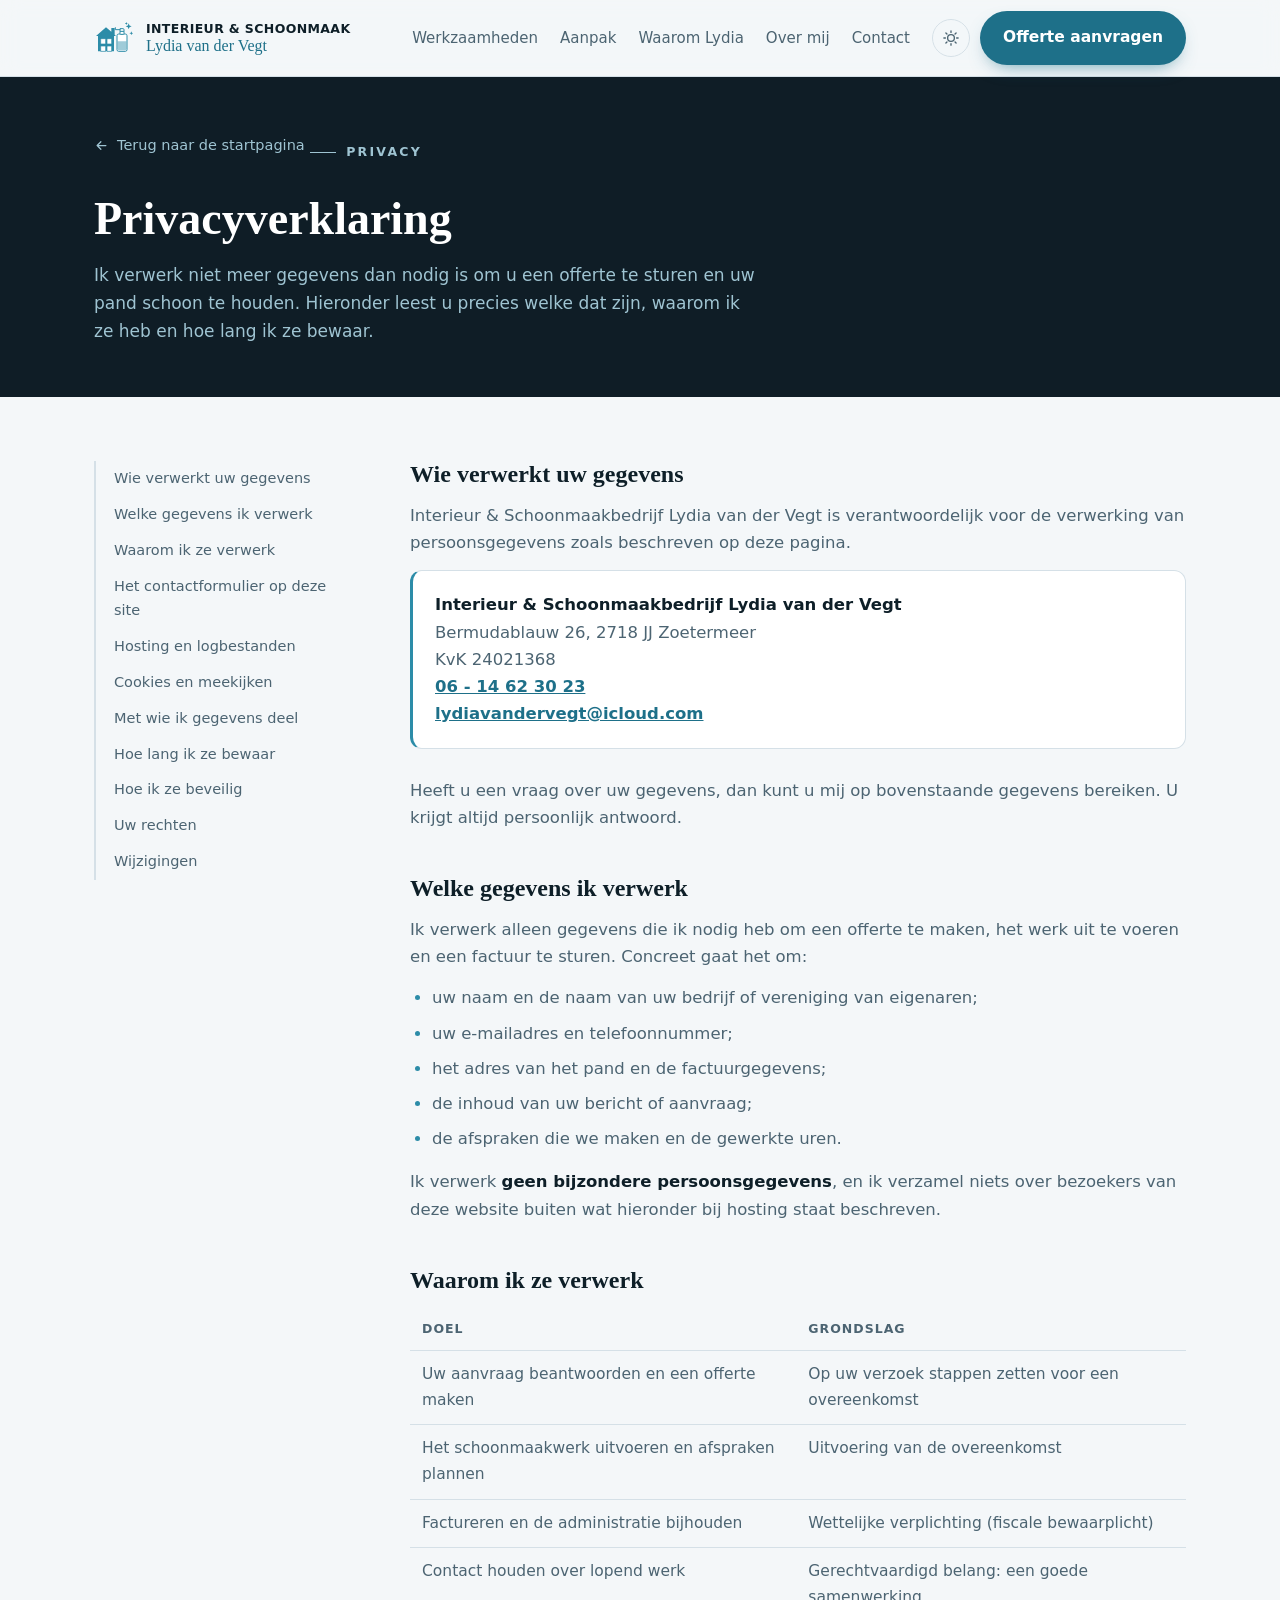
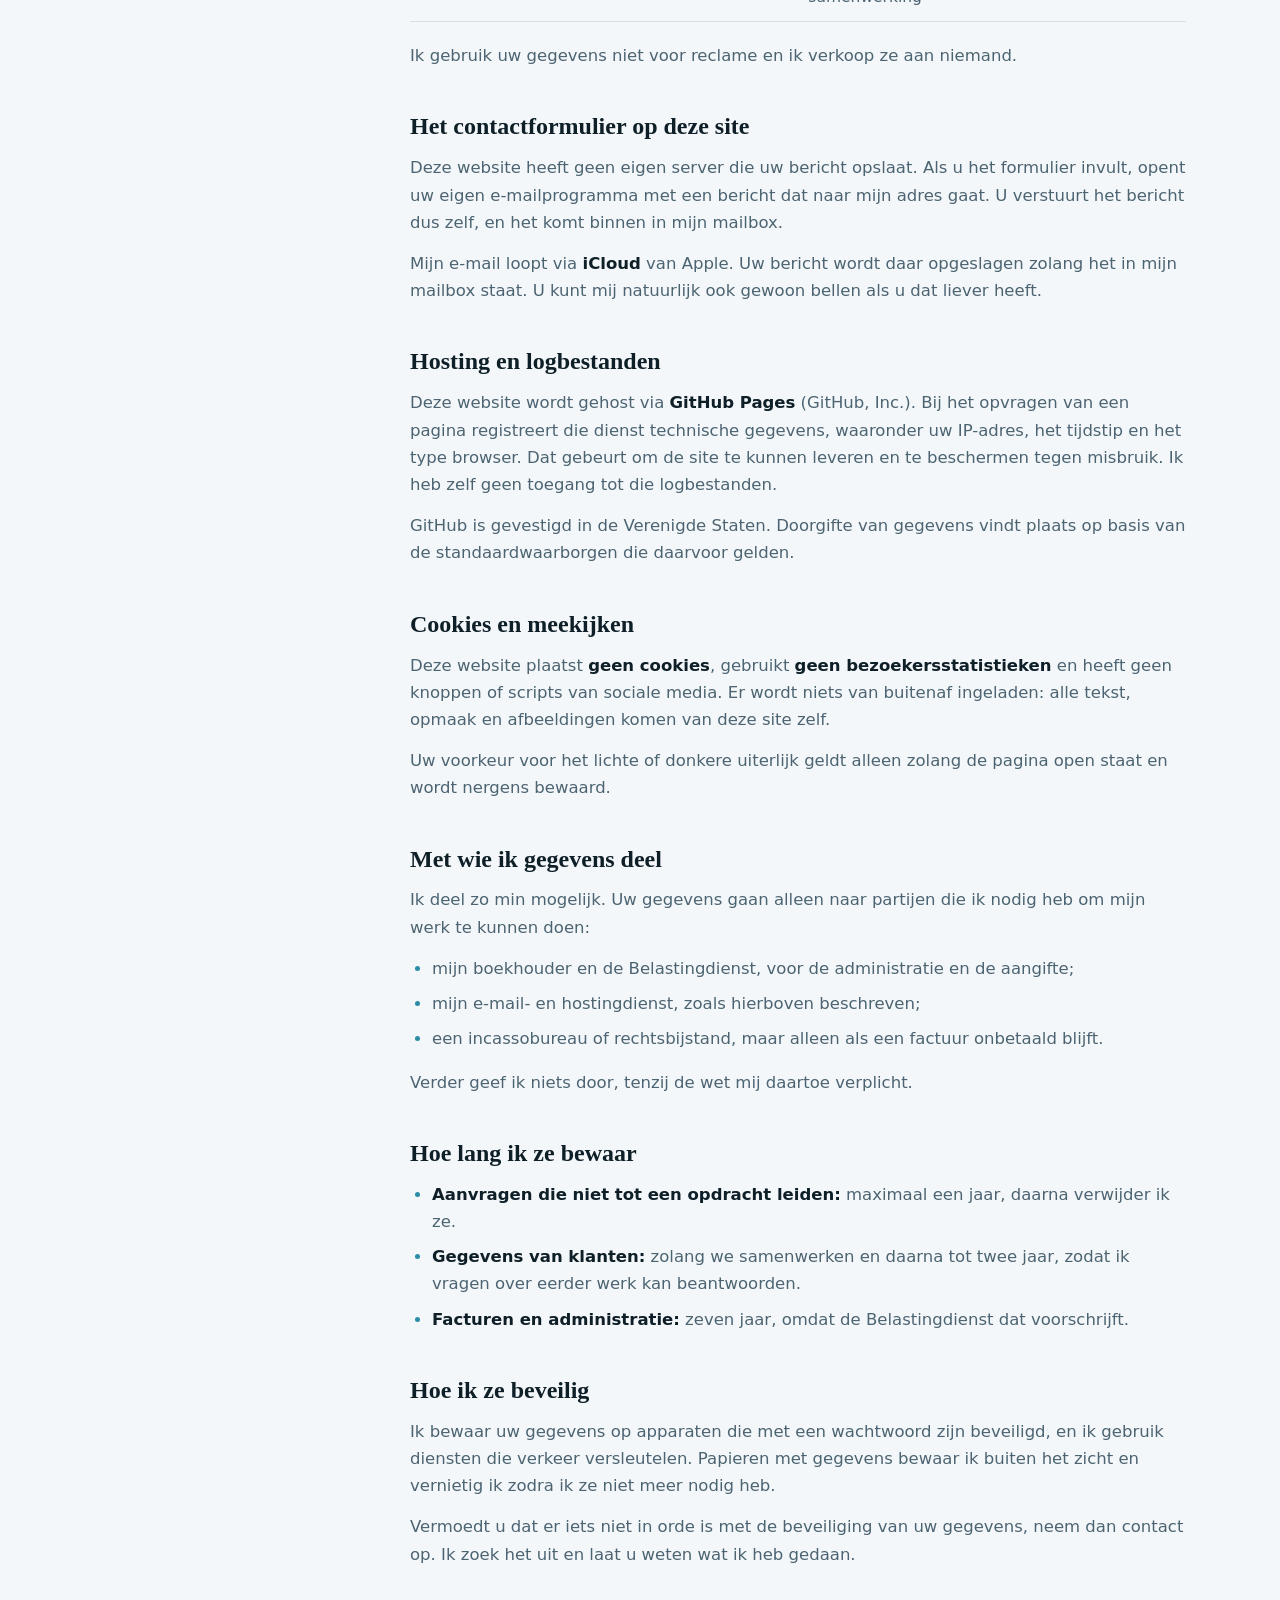
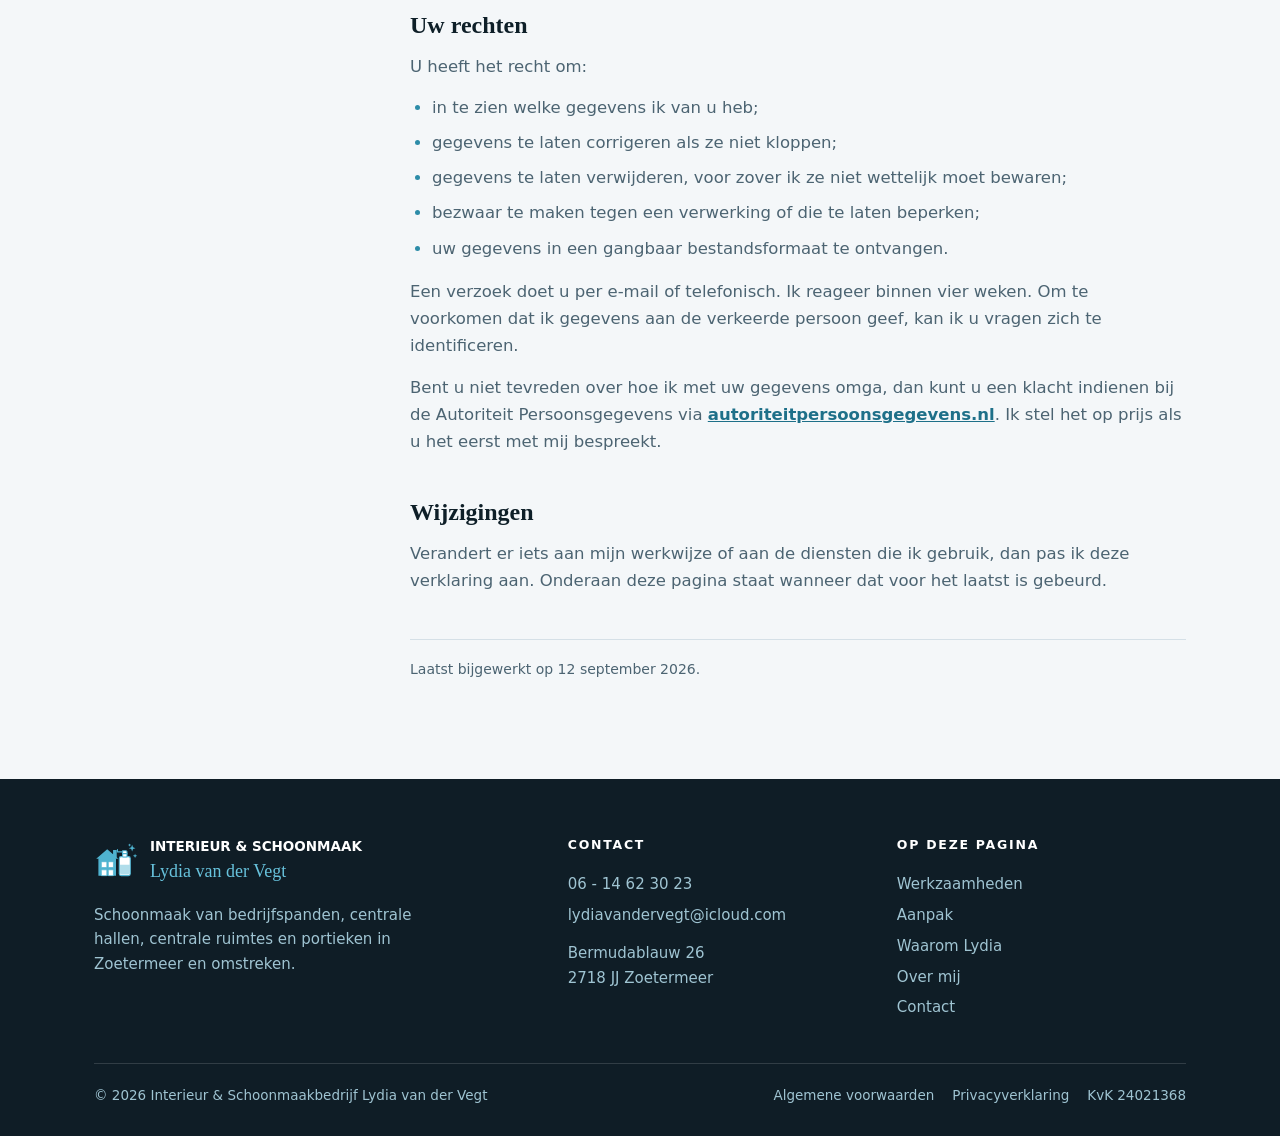
<file: privacy.html>
<!doctype html>
<html lang="nl">
<head>
<meta charset="utf-8" />
<meta name="viewport" content="width=device-width, initial-scale=1" />
<title>Privacyverklaring | Interieur &amp; Schoonmaak Lydia van der Vegt</title>
<meta name="description" content="Privacyverklaring van Interieur & Schoonmaakbedrijf Lydia van der Vegt: welke persoonsgegevens worden verwerkt, waarom, hoe lang ze worden bewaard en welke rechten u heeft." />
<meta name="theme-color" content="#0F1D26" />
<meta name="robots" content="index,follow" />
<link rel="icon" href="favicon.svg" type="image/svg+xml" />
<link rel="apple-touch-icon" href="apple-touch-icon.png" />
<link rel="stylesheet" href="stijl.css" />
<noscript><style>.reveal{opacity:1;transform:none}</style></noscript>
</head>
<body>

<svg width="0" height="0" style="position:absolute" aria-hidden="true" focusable="false">
  <symbol id="beeldmerk" viewBox="0 0 120 104">
    <!-- huis -->
    <path d="M6 46 L36 20 L52 33.5 L52 22 L62 22 L62 42 L66 46 Z" fill="currentColor"/>
    <path d="M12 46 L36 26 L60 46 L60 92 L12 92 Z" fill="currentColor"/>
    <rect x="20" y="54" width="15" height="16" rx="1.5" fill="#fff"/>
    <rect x="39" y="54" width="14" height="16" rx="1.5" fill="#fff"/>
    <rect x="20" y="76" width="15" height="16" rx="1.5" fill="#fff"/>
    <rect x="39" y="76" width="14" height="16" rx="1.5" fill="#fff"/>
    <path d="M20 54 h15 v16 h-15 z M39 54 h14 v16 h-14 z M20 76 h15 v16 h-15 z M39 76 h14 v16 h-14 z"
          fill="none" stroke="currentColor" stroke-width="2"/>
    <!-- sprayflacon -->
    <path d="M74 40 h20 a5 5 0 0 1 5 5 v42 a5 5 0 0 1 -5 5 h-20 a5 5 0 0 1 -5 -5 v-42 a5 5 0 0 1 5 -5 z"
          fill="#fff" stroke="currentColor" stroke-width="3"/>
    <path d="M71 62 h26 v23 a4 4 0 0 1 -4 4 h-18 a4 4 0 0 1 -4 -4 z" fill="currentColor" opacity=".45"/>
    <rect x="78" y="31" width="12" height="10" rx="2" fill="#fff" stroke="currentColor" stroke-width="3"/>
    <path d="M78 24 h9 a3 3 0 0 1 3 3 v5 h-12 z" fill="#fff" stroke="currentColor" stroke-width="3" stroke-linejoin="round"/>
    <path d="M78 27 L64 27 L64 21" fill="none" stroke="currentColor" stroke-width="3" stroke-linecap="round"/>
    <!-- glans -->
    <path d="M104 8 l2.4 6.6 l6.6 2.4 l-6.6 2.4 l-2.4 6.6 l-2.4 -6.6 l-6.6 -2.4 l6.6 -2.4 z" fill="currentColor"/>
    <path d="M112 32 l1.6 4.4 l4.4 1.6 l-4.4 1.6 l-1.6 4.4 l-1.6 -4.4 l-4.4 -1.6 l4.4 -1.6 z" fill="currentColor"/>
    <path d="M97 4 l1.2 3.3 l3.3 1.2 l-3.3 1.2 l-1.2 3.3 l-1.2 -3.3 l-3.3 -1.2 l3.3 -1.2 z" fill="currentColor"/>
  </symbol>
</svg>

<header class="header" id="header">
  <div class="wrap nav">
    <a class="brand" href="index.html#top" aria-label="Interieur en Schoonmaak Lydia van der Vegt">
      <svg class="mark" viewBox="0 0 120 104" style="color:var(--accent)" role="img" aria-hidden="true"><use href="#beeldmerk"/></svg>
      <span class="naam">
        <span class="b1">INTERIEUR &amp; SCHOONMAAK</span>
        <span class="b2">Lydia van der Vegt</span>
      </span>
    </a>
    <nav class="nav-links" id="navLinks">
      <a href="index.html#werk">Werkzaamheden</a>
      <a href="index.html#aanpak">Aanpak</a>
      <a href="index.html#waarom">Waarom Lydia</a>
      <a href="index.html#over">Over mij</a>
      <a href="index.html#contact">Contact</a>
    </nav>
    <div class="nav-cta">
      <button class="theme-toggle" id="themeToggle" aria-label="Wissel tussen licht en donker" title="Wissel licht/donker">
        <svg viewBox="0 0 24 24" fill="none" stroke="currentColor" stroke-width="1.8" stroke-linecap="round" aria-hidden="true">
          <circle cx="12" cy="12" r="4.5"/><path d="M12 2.5v2M12 19.5v2M2.5 12h2M19.5 12h2M5.2 5.2l1.4 1.4M17.4 17.4l1.4 1.4M18.8 5.2l-1.4 1.4M6.6 17.4l-1.4 1.4"/>
        </svg>
      </button>
      <a class="btn btn-primary" href="index.html#contact">Offerte aanvragen</a>
      <button class="menu-btn" id="menuBtn" aria-label="Menu openen" aria-expanded="false"><span></span><span></span><span></span></button>
    </div>
  </div>
</header>

<a id="top"></a>

<section class="doc-kop">
  <div class="wrap">
    <a class="terug" href="index.html">
      <svg viewBox="0 0 24 24" fill="none" stroke="currentColor" stroke-width="2" stroke-linecap="round" stroke-linejoin="round" aria-hidden="true"><path d="M19 12H5M11 18l-6-6 6-6"/></svg>
      Terug naar de startpagina
    </a>
    <span class="eyebrow op-donker">Privacy</span>
    <h1>Privacyverklaring</h1>
    <p>Ik verwerk niet meer gegevens dan nodig is om u een offerte te sturen en uw pand schoon te houden. Hieronder leest u precies welke dat zijn, waarom ik ze heb en hoe lang ik ze bewaar.</p>
  </div>
</section>

<section class="doc">
  <div class="wrap doc-grid">
    <nav class="doc-nav" aria-label="Inhoud van deze pagina">
        <a href="#verantwoordelijke">Wie verwerkt uw gegevens</a>
        <a href="#welke">Welke gegevens ik verwerk</a>
        <a href="#waarom">Waarom ik ze verwerk</a>
        <a href="#formulier">Het contactformulier op deze site</a>
        <a href="#hosting">Hosting en logbestanden</a>
        <a href="#cookies">Cookies en meekijken</a>
        <a href="#delen">Met wie ik gegevens deel</a>
        <a href="#bewaren">Hoe lang ik ze bewaar</a>
        <a href="#beveiliging">Hoe ik ze beveilig</a>
        <a href="#rechten">Uw rechten</a>
        <a href="#wijzigingen">Wijzigingen</a>
    </nav>
    <div class="doc-body">
        <h2 id="verantwoordelijke">Wie verwerkt uw gegevens</h2>

        <p>Interieur &amp; Schoonmaakbedrijf Lydia van der Vegt is verantwoordelijk voor de verwerking van persoonsgegevens zoals beschreven op deze pagina.</p>
        <div class="doc-kaart">
          <p>
            <strong>Interieur &amp; Schoonmaakbedrijf Lydia van der Vegt</strong><br />
            Bermudablauw 26, 2718 JJ Zoetermeer<br />
            KvK 24021368<br />
            <a href="tel:+31614623023">06 - 14 62 30 23</a><br />
            <a href="mailto:lydiavandervegt@icloud.com">lydiavandervegt@icloud.com</a>
          </p>
        </div>
        <p>Heeft u een vraag over uw gegevens, dan kunt u mij op bovenstaande gegevens bereiken. U krijgt altijd persoonlijk antwoord.</p>
        <h2 id="welke">Welke gegevens ik verwerk</h2>

        <p>Ik verwerk alleen gegevens die ik nodig heb om een offerte te maken, het werk uit te voeren en een factuur te sturen. Concreet gaat het om:</p>
        <ul>
          <li>uw naam en de naam van uw bedrijf of vereniging van eigenaren;</li>
          <li>uw e-mailadres en telefoonnummer;</li>
          <li>het adres van het pand en de factuurgegevens;</li>
          <li>de inhoud van uw bericht of aanvraag;</li>
          <li>de afspraken die we maken en de gewerkte uren.</li>
        </ul>
        <p>Ik verwerk <strong>geen bijzondere persoonsgegevens</strong>, en ik verzamel niets over bezoekers van deze website buiten wat hieronder bij hosting staat beschreven.</p>
        <h2 id="waarom">Waarom ik ze verwerk</h2>

        <div class="doc-schuif">
        <table class="doc-tabel">
          <thead><tr><th>Doel</th><th>Grondslag</th></tr></thead>
          <tbody>
            <tr><td>Uw aanvraag beantwoorden en een offerte maken</td><td>Op uw verzoek stappen zetten voor een overeenkomst</td></tr>
            <tr><td>Het schoonmaakwerk uitvoeren en afspraken plannen</td><td>Uitvoering van de overeenkomst</td></tr>
            <tr><td>Factureren en de administratie bijhouden</td><td>Wettelijke verplichting (fiscale bewaarplicht)</td></tr>
            <tr><td>Contact houden over lopend werk</td><td>Gerechtvaardigd belang: een goede samenwerking</td></tr>
          </tbody>
        </table>
        </div>
        <p>Ik gebruik uw gegevens niet voor reclame en ik verkoop ze aan niemand.</p>
        <h2 id="formulier">Het contactformulier op deze site</h2>

        <p>Deze website heeft geen eigen server die uw bericht opslaat. Als u het formulier invult, opent uw eigen e-mailprogramma met een bericht dat naar mijn adres gaat. U verstuurt het bericht dus zelf, en het komt binnen in mijn mailbox.</p>
        <p>Mijn e-mail loopt via <strong>iCloud</strong> van Apple. Uw bericht wordt daar opgeslagen zolang het in mijn mailbox staat. U kunt mij natuurlijk ook gewoon bellen als u dat liever heeft.</p>
        <h2 id="hosting">Hosting en logbestanden</h2>

        <p>Deze website wordt gehost via <strong>GitHub Pages</strong> (GitHub, Inc.). Bij het opvragen van een pagina registreert die dienst technische gegevens, waaronder uw IP-adres, het tijdstip en het type browser. Dat gebeurt om de site te kunnen leveren en te beschermen tegen misbruik. Ik heb zelf geen toegang tot die logbestanden.</p>
        <p>GitHub is gevestigd in de Verenigde Staten. Doorgifte van gegevens vindt plaats op basis van de standaardwaarborgen die daarvoor gelden.</p>
        <h2 id="cookies">Cookies en meekijken</h2>

        <p>Deze website plaatst <strong>geen cookies</strong>, gebruikt <strong>geen bezoekersstatistieken</strong> en heeft geen knoppen of scripts van sociale media. Er wordt niets van buitenaf ingeladen: alle tekst, opmaak en afbeeldingen komen van deze site zelf.</p>
        <p>Uw voorkeur voor het lichte of donkere uiterlijk geldt alleen zolang de pagina open staat en wordt nergens bewaard.</p>
        <h2 id="delen">Met wie ik gegevens deel</h2>

        <p>Ik deel zo min mogelijk. Uw gegevens gaan alleen naar partijen die ik nodig heb om mijn werk te kunnen doen:</p>
        <ul>
          <li>mijn boekhouder en de Belastingdienst, voor de administratie en de aangifte;</li>
          <li>mijn e-mail- en hostingdienst, zoals hierboven beschreven;</li>
          <li>een incassobureau of rechtsbijstand, maar alleen als een factuur onbetaald blijft.</li>
        </ul>
        <p>Verder geef ik niets door, tenzij de wet mij daartoe verplicht.</p>
        <h2 id="bewaren">Hoe lang ik ze bewaar</h2>

        <ul>
          <li><strong>Aanvragen die niet tot een opdracht leiden:</strong> maximaal een jaar, daarna verwijder ik ze.</li>
          <li><strong>Gegevens van klanten:</strong> zolang we samenwerken en daarna tot twee jaar, zodat ik vragen over eerder werk kan beantwoorden.</li>
          <li><strong>Facturen en administratie:</strong> zeven jaar, omdat de Belastingdienst dat voorschrijft.</li>
        </ul>
        <h2 id="beveiliging">Hoe ik ze beveilig</h2>

        <p>Ik bewaar uw gegevens op apparaten die met een wachtwoord zijn beveiligd, en ik gebruik diensten die verkeer versleutelen. Papieren met gegevens bewaar ik buiten het zicht en vernietig ik zodra ik ze niet meer nodig heb.</p>
        <p>Vermoedt u dat er iets niet in orde is met de beveiliging van uw gegevens, neem dan contact op. Ik zoek het uit en laat u weten wat ik heb gedaan.</p>
        <h2 id="rechten">Uw rechten</h2>

        <p>U heeft het recht om:</p>
        <ul>
          <li>in te zien welke gegevens ik van u heb;</li>
          <li>gegevens te laten corrigeren als ze niet kloppen;</li>
          <li>gegevens te laten verwijderen, voor zover ik ze niet wettelijk moet bewaren;</li>
          <li>bezwaar te maken tegen een verwerking of die te laten beperken;</li>
          <li>uw gegevens in een gangbaar bestandsformaat te ontvangen.</li>
        </ul>
        <p>Een verzoek doet u per e-mail of telefonisch. Ik reageer binnen vier weken. Om te voorkomen dat ik gegevens aan de verkeerde persoon geef, kan ik u vragen zich te identificeren.</p>
        <p>Bent u niet tevreden over hoe ik met uw gegevens omga, dan kunt u een klacht indienen bij de Autoriteit Persoonsgegevens via <a href="https://www.autoriteitpersoonsgegevens.nl" rel="noopener">autoriteitpersoonsgegevens.nl</a>. Ik stel het op prijs als u het eerst met mij bespreekt.</p>
        <h2 id="wijzigingen">Wijzigingen</h2>

        <p>Verandert er iets aan mijn werkwijze of aan de diensten die ik gebruik, dan pas ik deze verklaring aan. Onderaan deze pagina staat wanneer dat voor het laatst is gebeurd.</p>
      <p class="doc-datum">Laatst bijgewerkt op 12 september 2026.</p>
    </div>
  </div>
</section>

<footer class="footer">
  <div class="wrap">
    <div class="footer-grid">
      <div>
        <div class="merk">
          <svg viewBox="0 0 120 104" style="color:#4FB3D0" role="img" aria-hidden="true"><use href="#beeldmerk"/></svg>
          <span>
            <span class="b1">INTERIEUR &amp; SCHOONMAAK</span>
            <span class="b2">Lydia van der Vegt</span>
          </span>
        </div>
        <p style="max-width:38ch">Schoonmaak van bedrijfspanden, centrale hallen, centrale ruimtes en portieken in Zoetermeer en omstreken.</p>
      </div>
      <div>
        <h4>Contact</h4>
        <a href="tel:+31614623023">06 - 14 62 30 23</a>
        <a href="mailto:lydiavandervegt@icloud.com">lydiavandervegt@icloud.com</a>
        <address class="adres" style="margin-top:10px">
          Bermudablauw 26<br />
          2718 JJ Zoetermeer
        </address>
      </div>
      <div>
        <h4>Op deze pagina</h4>
        <a href="index.html#werk">Werkzaamheden</a>
        <a href="index.html#aanpak">Aanpak</a>
        <a href="index.html#waarom">Waarom Lydia</a>
        <a href="index.html#over">Over mij</a>
        <a href="index.html#contact">Contact</a>
      </div>
    </div>
    <div class="slot">
      <span>&copy; <span id="jaar">2026</span> Interieur &amp; Schoonmaakbedrijf Lydia van der Vegt</span>
      <span class="slot-links">
        <a href="voorwaarden.html">Algemene voorwaarden</a>
        <a href="privacy.html">Privacyverklaring</a>
        <span>KvK 24021368</span>
      </span>
    </div>
  </div>
</footer>

<script src="script.js" defer></script>
</body>
</html>
</file>
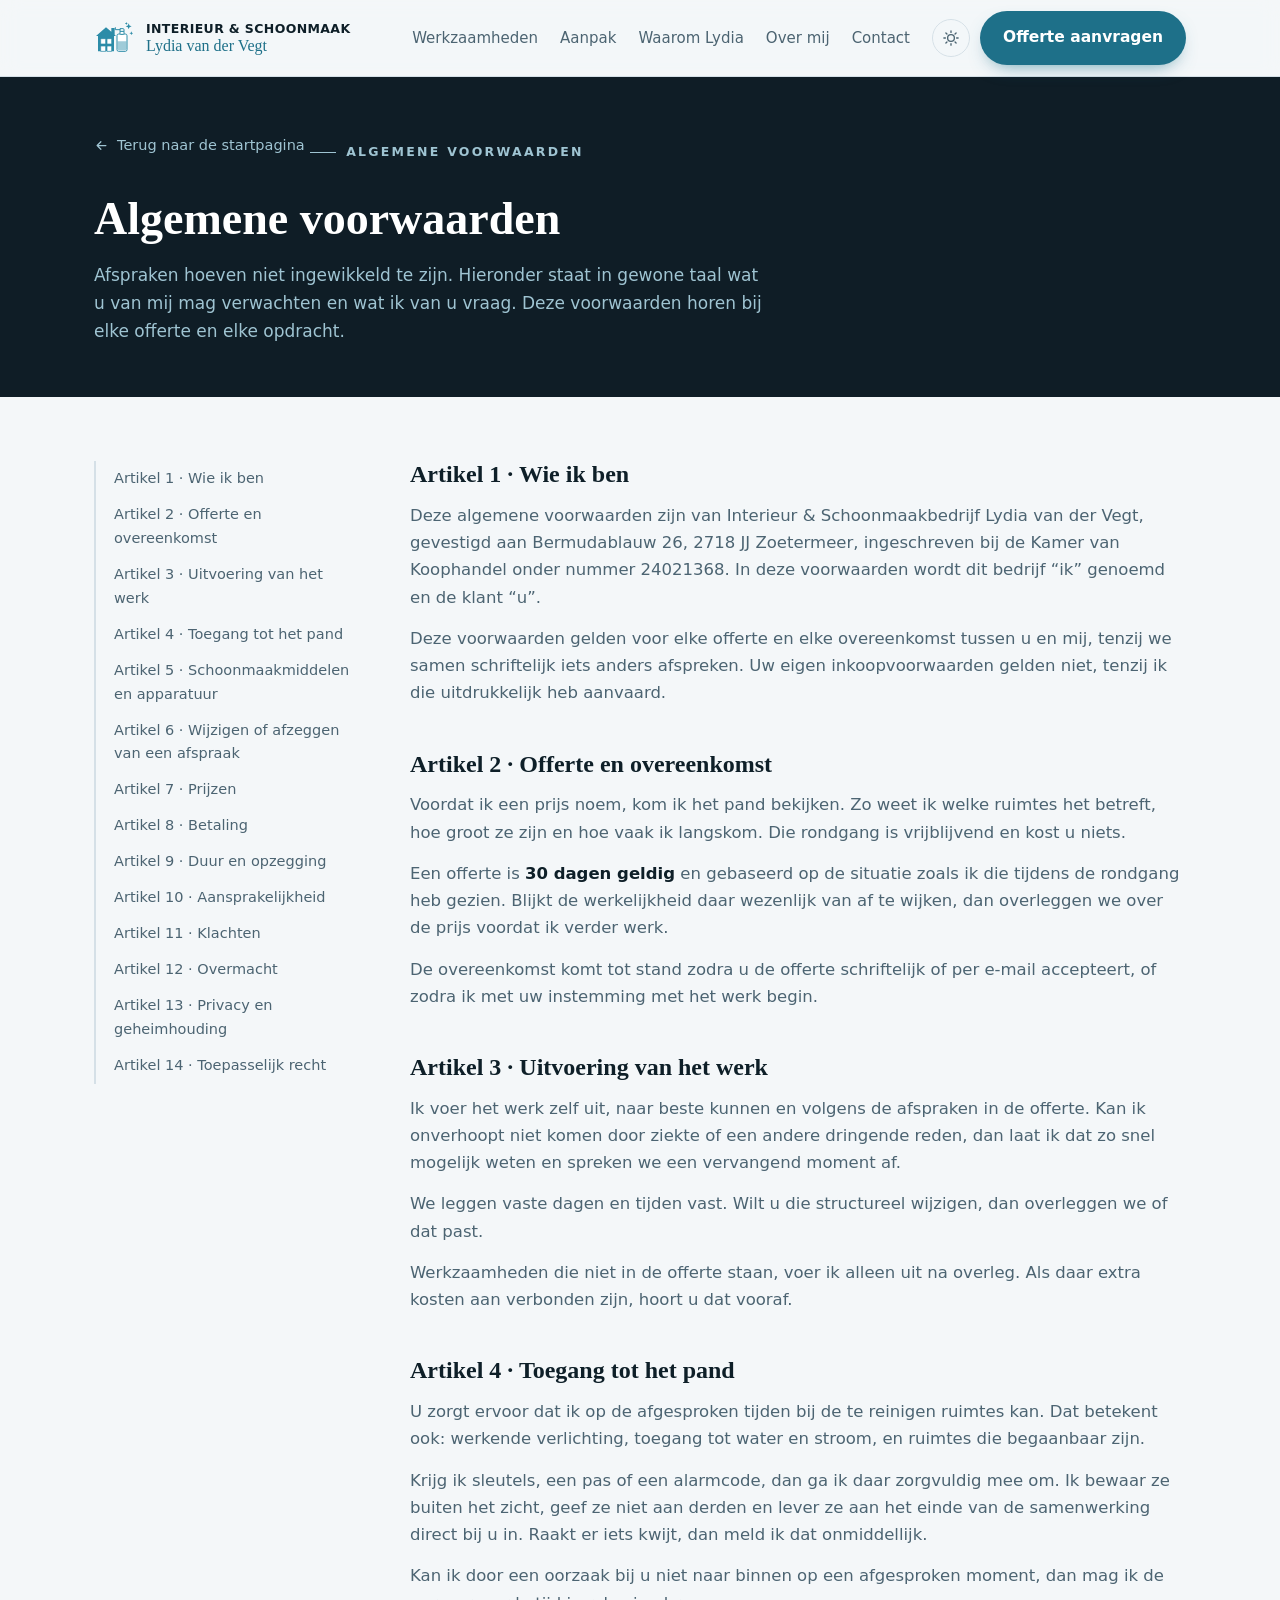
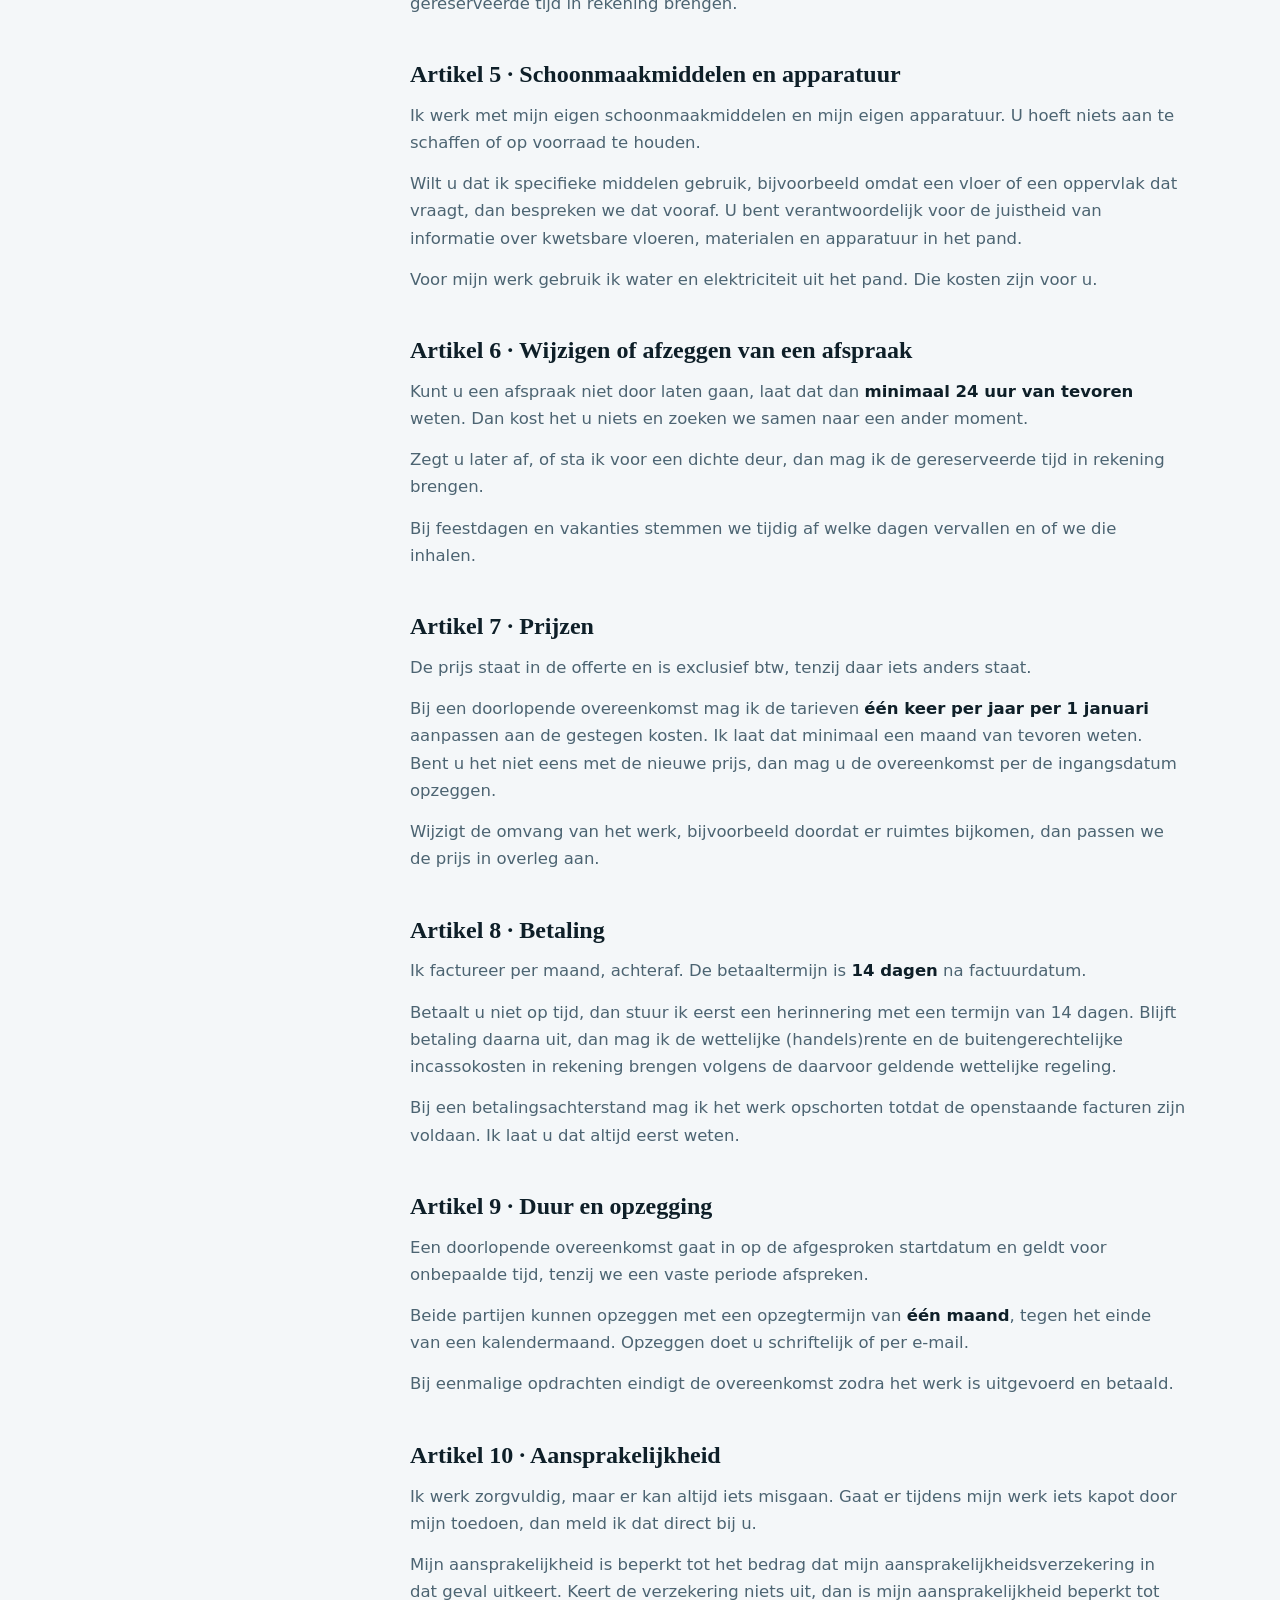
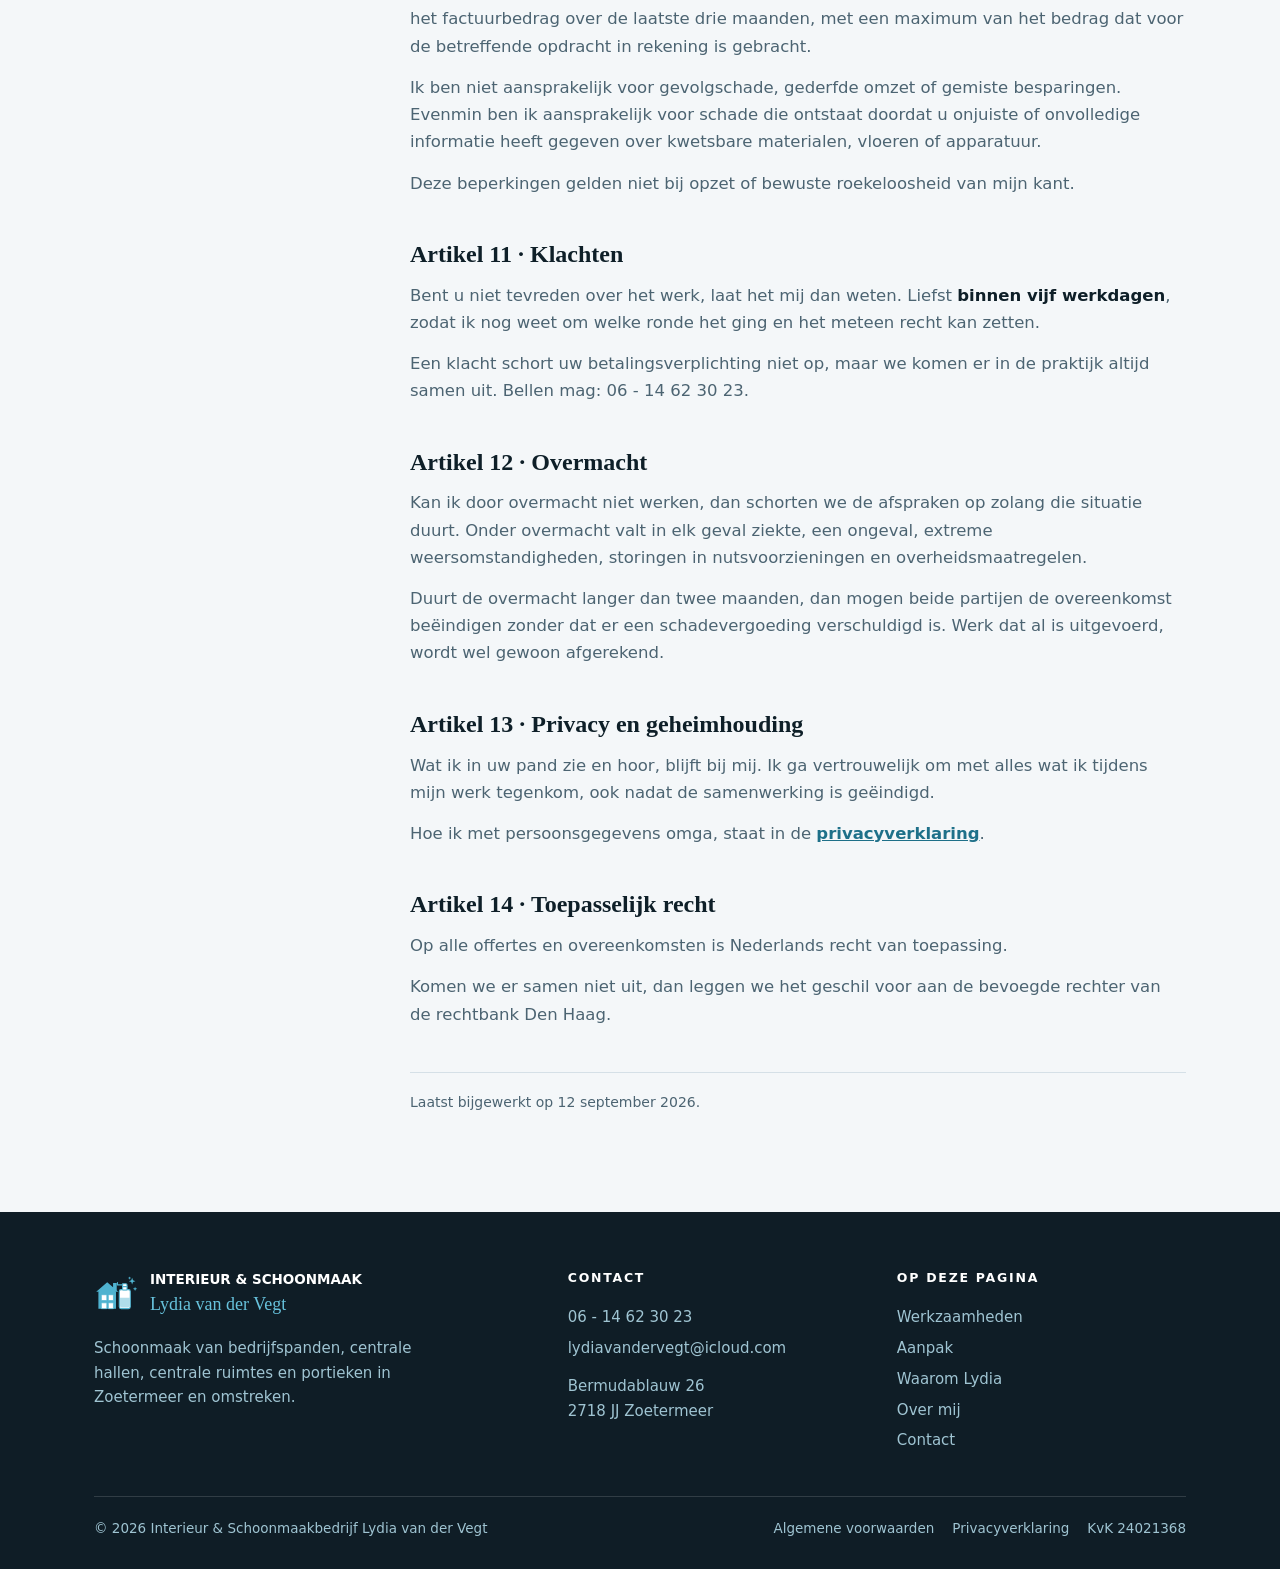
<file: voorwaarden.html>
<!doctype html>
<html lang="nl">
<head>
<meta charset="utf-8" />
<meta name="viewport" content="width=device-width, initial-scale=1" />
<title>Algemene voorwaarden | Interieur &amp; Schoonmaak Lydia van der Vegt</title>
<meta name="description" content="De algemene voorwaarden van Interieur & Schoonmaakbedrijf Lydia van der Vegt in Zoetermeer: offerte, uitvoering, betaling, opzegging en aansprakelijkheid." />
<meta name="theme-color" content="#0F1D26" />
<meta name="robots" content="index,follow" />
<link rel="icon" href="favicon.svg" type="image/svg+xml" />
<link rel="apple-touch-icon" href="apple-touch-icon.png" />
<link rel="stylesheet" href="stijl.css" />
<noscript><style>.reveal{opacity:1;transform:none}</style></noscript>
</head>
<body>

<svg width="0" height="0" style="position:absolute" aria-hidden="true" focusable="false">
  <symbol id="beeldmerk" viewBox="0 0 120 104">
    <!-- huis -->
    <path d="M6 46 L36 20 L52 33.5 L52 22 L62 22 L62 42 L66 46 Z" fill="currentColor"/>
    <path d="M12 46 L36 26 L60 46 L60 92 L12 92 Z" fill="currentColor"/>
    <rect x="20" y="54" width="15" height="16" rx="1.5" fill="#fff"/>
    <rect x="39" y="54" width="14" height="16" rx="1.5" fill="#fff"/>
    <rect x="20" y="76" width="15" height="16" rx="1.5" fill="#fff"/>
    <rect x="39" y="76" width="14" height="16" rx="1.5" fill="#fff"/>
    <path d="M20 54 h15 v16 h-15 z M39 54 h14 v16 h-14 z M20 76 h15 v16 h-15 z M39 76 h14 v16 h-14 z"
          fill="none" stroke="currentColor" stroke-width="2"/>
    <!-- sprayflacon -->
    <path d="M74 40 h20 a5 5 0 0 1 5 5 v42 a5 5 0 0 1 -5 5 h-20 a5 5 0 0 1 -5 -5 v-42 a5 5 0 0 1 5 -5 z"
          fill="#fff" stroke="currentColor" stroke-width="3"/>
    <path d="M71 62 h26 v23 a4 4 0 0 1 -4 4 h-18 a4 4 0 0 1 -4 -4 z" fill="currentColor" opacity=".45"/>
    <rect x="78" y="31" width="12" height="10" rx="2" fill="#fff" stroke="currentColor" stroke-width="3"/>
    <path d="M78 24 h9 a3 3 0 0 1 3 3 v5 h-12 z" fill="#fff" stroke="currentColor" stroke-width="3" stroke-linejoin="round"/>
    <path d="M78 27 L64 27 L64 21" fill="none" stroke="currentColor" stroke-width="3" stroke-linecap="round"/>
    <!-- glans -->
    <path d="M104 8 l2.4 6.6 l6.6 2.4 l-6.6 2.4 l-2.4 6.6 l-2.4 -6.6 l-6.6 -2.4 l6.6 -2.4 z" fill="currentColor"/>
    <path d="M112 32 l1.6 4.4 l4.4 1.6 l-4.4 1.6 l-1.6 4.4 l-1.6 -4.4 l-4.4 -1.6 l4.4 -1.6 z" fill="currentColor"/>
    <path d="M97 4 l1.2 3.3 l3.3 1.2 l-3.3 1.2 l-1.2 3.3 l-1.2 -3.3 l-3.3 -1.2 l3.3 -1.2 z" fill="currentColor"/>
  </symbol>
</svg>

<header class="header" id="header">
  <div class="wrap nav">
    <a class="brand" href="index.html#top" aria-label="Interieur en Schoonmaak Lydia van der Vegt">
      <svg class="mark" viewBox="0 0 120 104" style="color:var(--accent)" role="img" aria-hidden="true"><use href="#beeldmerk"/></svg>
      <span class="naam">
        <span class="b1">INTERIEUR &amp; SCHOONMAAK</span>
        <span class="b2">Lydia van der Vegt</span>
      </span>
    </a>
    <nav class="nav-links" id="navLinks">
      <a href="index.html#werk">Werkzaamheden</a>
      <a href="index.html#aanpak">Aanpak</a>
      <a href="index.html#waarom">Waarom Lydia</a>
      <a href="index.html#over">Over mij</a>
      <a href="index.html#contact">Contact</a>
    </nav>
    <div class="nav-cta">
      <button class="theme-toggle" id="themeToggle" aria-label="Wissel tussen licht en donker" title="Wissel licht/donker">
        <svg viewBox="0 0 24 24" fill="none" stroke="currentColor" stroke-width="1.8" stroke-linecap="round" aria-hidden="true">
          <circle cx="12" cy="12" r="4.5"/><path d="M12 2.5v2M12 19.5v2M2.5 12h2M19.5 12h2M5.2 5.2l1.4 1.4M17.4 17.4l1.4 1.4M18.8 5.2l-1.4 1.4M6.6 17.4l-1.4 1.4"/>
        </svg>
      </button>
      <a class="btn btn-primary" href="index.html#contact">Offerte aanvragen</a>
      <button class="menu-btn" id="menuBtn" aria-label="Menu openen" aria-expanded="false"><span></span><span></span><span></span></button>
    </div>
  </div>
</header>

<a id="top"></a>

<section class="doc-kop">
  <div class="wrap">
    <a class="terug" href="index.html">
      <svg viewBox="0 0 24 24" fill="none" stroke="currentColor" stroke-width="2" stroke-linecap="round" stroke-linejoin="round" aria-hidden="true"><path d="M19 12H5M11 18l-6-6 6-6"/></svg>
      Terug naar de startpagina
    </a>
    <span class="eyebrow op-donker">Algemene voorwaarden</span>
    <h1>Algemene voorwaarden</h1>
    <p>Afspraken hoeven niet ingewikkeld te zijn. Hieronder staat in gewone taal wat u van mij mag verwachten en wat ik van u vraag. Deze voorwaarden horen bij elke offerte en elke opdracht.</p>
  </div>
</section>

<section class="doc">
  <div class="wrap doc-grid">
    <nav class="doc-nav" aria-label="Inhoud van deze pagina">
        <a href="#wie">Artikel 1 &middot; Wie ik ben</a>
        <a href="#offerte">Artikel 2 &middot; Offerte en overeenkomst</a>
        <a href="#uitvoering">Artikel 3 &middot; Uitvoering van het werk</a>
        <a href="#toegang">Artikel 4 &middot; Toegang tot het pand</a>
        <a href="#materiaal">Artikel 5 &middot; Schoonmaakmiddelen en apparatuur</a>
        <a href="#afzeggen">Artikel 6 &middot; Wijzigen of afzeggen van een afspraak</a>
        <a href="#prijzen">Artikel 7 &middot; Prijzen</a>
        <a href="#betaling">Artikel 8 &middot; Betaling</a>
        <a href="#duur">Artikel 9 &middot; Duur en opzegging</a>
        <a href="#aansprakelijk">Artikel 10 &middot; Aansprakelijkheid</a>
        <a href="#klachten">Artikel 11 &middot; Klachten</a>
        <a href="#overmacht">Artikel 12 &middot; Overmacht</a>
        <a href="#privacy-artikel">Artikel 13 &middot; Privacy en geheimhouding</a>
        <a href="#recht">Artikel 14 &middot; Toepasselijk recht</a>
    </nav>
    <div class="doc-body">
        <h2 id="wie">Artikel 1 &middot; Wie ik ben</h2>

        <p>Deze algemene voorwaarden zijn van Interieur &amp; Schoonmaakbedrijf Lydia van der Vegt, gevestigd aan Bermudablauw 26, 2718 JJ Zoetermeer, ingeschreven bij de Kamer van Koophandel onder nummer 24021368. In deze voorwaarden wordt dit bedrijf &ldquo;ik&rdquo; genoemd en de klant &ldquo;u&rdquo;.</p>
        <p>Deze voorwaarden gelden voor elke offerte en elke overeenkomst tussen u en mij, tenzij we samen schriftelijk iets anders afspreken. Uw eigen inkoopvoorwaarden gelden niet, tenzij ik die uitdrukkelijk heb aanvaard.</p>
        <h2 id="offerte">Artikel 2 &middot; Offerte en overeenkomst</h2>

        <p>Voordat ik een prijs noem, kom ik het pand bekijken. Zo weet ik welke ruimtes het betreft, hoe groot ze zijn en hoe vaak ik langskom. Die rondgang is vrijblijvend en kost u niets.</p>
        <p>Een offerte is <strong>30 dagen geldig</strong> en gebaseerd op de situatie zoals ik die tijdens de rondgang heb gezien. Blijkt de werkelijkheid daar wezenlijk van af te wijken, dan overleggen we over de prijs voordat ik verder werk.</p>
        <p>De overeenkomst komt tot stand zodra u de offerte schriftelijk of per e-mail accepteert, of zodra ik met uw instemming met het werk begin.</p>
        <h2 id="uitvoering">Artikel 3 &middot; Uitvoering van het werk</h2>

        <p>Ik voer het werk zelf uit, naar beste kunnen en volgens de afspraken in de offerte. Kan ik onverhoopt niet komen door ziekte of een andere dringende reden, dan laat ik dat zo snel mogelijk weten en spreken we een vervangend moment af.</p>
        <p>We leggen vaste dagen en tijden vast. Wilt u die structureel wijzigen, dan overleggen we of dat past.</p>
        <p>Werkzaamheden die niet in de offerte staan, voer ik alleen uit na overleg. Als daar extra kosten aan verbonden zijn, hoort u dat vooraf.</p>
        <h2 id="toegang">Artikel 4 &middot; Toegang tot het pand</h2>

        <p>U zorgt ervoor dat ik op de afgesproken tijden bij de te reinigen ruimtes kan. Dat betekent ook: werkende verlichting, toegang tot water en stroom, en ruimtes die begaanbaar zijn.</p>
        <p>Krijg ik sleutels, een pas of een alarmcode, dan ga ik daar zorgvuldig mee om. Ik bewaar ze buiten het zicht, geef ze niet aan derden en lever ze aan het einde van de samenwerking direct bij u in. Raakt er iets kwijt, dan meld ik dat onmiddellijk.</p>
        <p>Kan ik door een oorzaak bij u niet naar binnen op een afgesproken moment, dan mag ik de gereserveerde tijd in rekening brengen.</p>
        <h2 id="materiaal">Artikel 5 &middot; Schoonmaakmiddelen en apparatuur</h2>

        <p>Ik werk met mijn eigen schoonmaakmiddelen en mijn eigen apparatuur. U hoeft niets aan te schaffen of op voorraad te houden.</p>
        <p>Wilt u dat ik specifieke middelen gebruik, bijvoorbeeld omdat een vloer of een oppervlak dat vraagt, dan bespreken we dat vooraf. U bent verantwoordelijk voor de juistheid van informatie over kwetsbare vloeren, materialen en apparatuur in het pand.</p>
        <p>Voor mijn werk gebruik ik water en elektriciteit uit het pand. Die kosten zijn voor u.</p>
        <h2 id="afzeggen">Artikel 6 &middot; Wijzigen of afzeggen van een afspraak</h2>

        <p>Kunt u een afspraak niet door laten gaan, laat dat dan <strong>minimaal 24 uur van tevoren</strong> weten. Dan kost het u niets en zoeken we samen naar een ander moment.</p>
        <p>Zegt u later af, of sta ik voor een dichte deur, dan mag ik de gereserveerde tijd in rekening brengen.</p>
        <p>Bij feestdagen en vakanties stemmen we tijdig af welke dagen vervallen en of we die inhalen.</p>
        <h2 id="prijzen">Artikel 7 &middot; Prijzen</h2>

        <p>De prijs staat in de offerte en is exclusief btw, tenzij daar iets anders staat.</p>
        <p>Bij een doorlopende overeenkomst mag ik de tarieven <strong>&eacute;&eacute;n keer per jaar per 1 januari</strong> aanpassen aan de gestegen kosten. Ik laat dat minimaal een maand van tevoren weten. Bent u het niet eens met de nieuwe prijs, dan mag u de overeenkomst per de ingangsdatum opzeggen.</p>
        <p>Wijzigt de omvang van het werk, bijvoorbeeld doordat er ruimtes bijkomen, dan passen we de prijs in overleg aan.</p>
        <h2 id="betaling">Artikel 8 &middot; Betaling</h2>

        <p>Ik factureer per maand, achteraf. De betaaltermijn is <strong>14 dagen</strong> na factuurdatum.</p>
        <p>Betaalt u niet op tijd, dan stuur ik eerst een herinnering met een termijn van 14 dagen. Blijft betaling daarna uit, dan mag ik de wettelijke (handels)rente en de buitengerechtelijke incassokosten in rekening brengen volgens de daarvoor geldende wettelijke regeling.</p>
        <p>Bij een betalingsachterstand mag ik het werk opschorten totdat de openstaande facturen zijn voldaan. Ik laat u dat altijd eerst weten.</p>
        <h2 id="duur">Artikel 9 &middot; Duur en opzegging</h2>

        <p>Een doorlopende overeenkomst gaat in op de afgesproken startdatum en geldt voor onbepaalde tijd, tenzij we een vaste periode afspreken.</p>
        <p>Beide partijen kunnen opzeggen met een opzegtermijn van <strong>&eacute;&eacute;n maand</strong>, tegen het einde van een kalendermaand. Opzeggen doet u schriftelijk of per e-mail.</p>
        <p>Bij eenmalige opdrachten eindigt de overeenkomst zodra het werk is uitgevoerd en betaald.</p>
        <h2 id="aansprakelijk">Artikel 10 &middot; Aansprakelijkheid</h2>

        <p>Ik werk zorgvuldig, maar er kan altijd iets misgaan. Gaat er tijdens mijn werk iets kapot door mijn toedoen, dan meld ik dat direct bij u.</p>
        <p>Mijn aansprakelijkheid is beperkt tot het bedrag dat mijn aansprakelijkheidsverzekering in dat geval uitkeert. Keert de verzekering niets uit, dan is mijn aansprakelijkheid beperkt tot het factuurbedrag over de laatste drie maanden, met een maximum van het bedrag dat voor de betreffende opdracht in rekening is gebracht.</p>
        <p>Ik ben niet aansprakelijk voor gevolgschade, gederfde omzet of gemiste besparingen. Evenmin ben ik aansprakelijk voor schade die ontstaat doordat u onjuiste of onvolledige informatie heeft gegeven over kwetsbare materialen, vloeren of apparatuur.</p>
        <p>Deze beperkingen gelden niet bij opzet of bewuste roekeloosheid van mijn kant.</p>
        <h2 id="klachten">Artikel 11 &middot; Klachten</h2>

        <p>Bent u niet tevreden over het werk, laat het mij dan weten. Liefst <strong>binnen vijf werkdagen</strong>, zodat ik nog weet om welke ronde het ging en het meteen recht kan zetten.</p>
        <p>Een klacht schort uw betalingsverplichting niet op, maar we komen er in de praktijk altijd samen uit. Bellen mag: 06 - 14 62 30 23.</p>
        <h2 id="overmacht">Artikel 12 &middot; Overmacht</h2>

        <p>Kan ik door overmacht niet werken, dan schorten we de afspraken op zolang die situatie duurt. Onder overmacht valt in elk geval ziekte, een ongeval, extreme weersomstandigheden, storingen in nutsvoorzieningen en overheidsmaatregelen.</p>
        <p>Duurt de overmacht langer dan twee maanden, dan mogen beide partijen de overeenkomst be&euml;indigen zonder dat er een schadevergoeding verschuldigd is. Werk dat al is uitgevoerd, wordt wel gewoon afgerekend.</p>
        <h2 id="privacy-artikel">Artikel 13 &middot; Privacy en geheimhouding</h2>

        <p>Wat ik in uw pand zie en hoor, blijft bij mij. Ik ga vertrouwelijk om met alles wat ik tijdens mijn werk tegenkom, ook nadat de samenwerking is ge&euml;indigd.</p>
        <p>Hoe ik met persoonsgegevens omga, staat in de <a href="privacy.html">privacyverklaring</a>.</p>
        <h2 id="recht">Artikel 14 &middot; Toepasselijk recht</h2>

        <p>Op alle offertes en overeenkomsten is Nederlands recht van toepassing.</p>
        <p>Komen we er samen niet uit, dan leggen we het geschil voor aan de bevoegde rechter van de rechtbank Den Haag.</p>
      <p class="doc-datum">Laatst bijgewerkt op 12 september 2026.</p>
    </div>
  </div>
</section>

<footer class="footer">
  <div class="wrap">
    <div class="footer-grid">
      <div>
        <div class="merk">
          <svg viewBox="0 0 120 104" style="color:#4FB3D0" role="img" aria-hidden="true"><use href="#beeldmerk"/></svg>
          <span>
            <span class="b1">INTERIEUR &amp; SCHOONMAAK</span>
            <span class="b2">Lydia van der Vegt</span>
          </span>
        </div>
        <p style="max-width:38ch">Schoonmaak van bedrijfspanden, centrale hallen, centrale ruimtes en portieken in Zoetermeer en omstreken.</p>
      </div>
      <div>
        <h4>Contact</h4>
        <a href="tel:+31614623023">06 - 14 62 30 23</a>
        <a href="mailto:lydiavandervegt@icloud.com">lydiavandervegt@icloud.com</a>
        <address class="adres" style="margin-top:10px">
          Bermudablauw 26<br />
          2718 JJ Zoetermeer
        </address>
      </div>
      <div>
        <h4>Op deze pagina</h4>
        <a href="index.html#werk">Werkzaamheden</a>
        <a href="index.html#aanpak">Aanpak</a>
        <a href="index.html#waarom">Waarom Lydia</a>
        <a href="index.html#over">Over mij</a>
        <a href="index.html#contact">Contact</a>
      </div>
    </div>
    <div class="slot">
      <span>&copy; <span id="jaar">2026</span> Interieur &amp; Schoonmaakbedrijf Lydia van der Vegt</span>
      <span class="slot-links">
        <a href="voorwaarden.html">Algemene voorwaarden</a>
        <a href="privacy.html">Privacyverklaring</a>
        <span>KvK 24021368</span>
      </span>
    </div>
  </div>
</footer>

<script src="script.js" defer></script>
</body>
</html>
</file>
<file: stijl.css>
:root{
  --ink:#0F1D26;
  --ink-2:#142A36;
  --paper:#F4F7F9;
  --paper-2:#E9EFF3;
  --card:#FFFFFF;
  --text:#0E1F28;
  --text-soft:#4C6472;
  --line:#D5E0E7;
  --accent:#2C8CA8;
  --accent-deep:#1E7089;
  --accent-soft:#DCEEF4;
  --brand-on-dark:#E8F4F8;
  --brand-soft-on-dark:#9FC4D2;
  --line-on-dark:rgba(255,255,255,.14);
  --shadow:0 1px 2px rgba(14,31,40,.05), 0 12px 32px -12px rgba(14,31,40,.18);
  --radius:14px;
  --maxw:1140px;
  --serif:"Iowan Old Style","Palatino Linotype",Palatino,Georgia,"Times New Roman",serif;
  --sans:system-ui,-apple-system,"Segoe UI",Roboto,Helvetica,Arial,sans-serif;
  --script:"Segoe Script","Brush Script MT","Lucida Handwriting",cursive;
}
@media (prefers-color-scheme:dark){
  :root{
    --paper:#0B1A22;
    --paper-2:#0F212B;
    --card:#132C38;
    --text:#E6F1F5;
    --text-soft:#9DB6C2;
    --line:rgba(255,255,255,.12);
    --accent:#4FB3D0;
    --accent-deep:#67C2DC;
    --accent-soft:#16303C;
    --shadow:0 1px 2px rgba(0,0,0,.3), 0 20px 40px -18px rgba(0,0,0,.6);
  }
}
:root[data-theme="light"]{
  --paper:#F4F7F9;--paper-2:#E9EFF3;--card:#FFFFFF;--text:#0E1F28;--text-soft:#4C6472;
  --line:#D5E0E7;--accent:#2C8CA8;--accent-deep:#1E7089;--accent-soft:#DCEEF4;
  --shadow:0 1px 2px rgba(14,31,40,.05), 0 12px 32px -12px rgba(14,31,40,.18);
}
:root[data-theme="dark"]{
  --paper:#0B1A22;--paper-2:#0F212B;--card:#132C38;--text:#E6F1F5;--text-soft:#9DB6C2;
  --line:rgba(255,255,255,.12);--accent:#4FB3D0;--accent-deep:#67C2DC;--accent-soft:#16303C;
  --shadow:0 1px 2px rgba(0,0,0,.3), 0 20px 40px -18px rgba(0,0,0,.6);
}

*{box-sizing:border-box}
html{scroll-behavior:smooth}
@media (prefers-reduced-motion:reduce){html{scroll-behavior:auto}}
body{
  margin:0;background:var(--paper);color:var(--text);
  font-family:var(--sans);font-size:17px;line-height:1.65;
  -webkit-font-smoothing:antialiased;text-rendering:optimizeLegibility;
}
h1,h2,h3{font-family:var(--serif);font-weight:600;line-height:1.12;text-wrap:balance;margin:0}
h1{font-size:clamp(34px,5.2vw,56px)}
h2{font-size:clamp(26px,3.4vw,38px)}
h3{font-size:20px}
p{margin:0}
a{color:inherit}
img,svg{max-width:100%;display:block}
.wrap{max-width:var(--maxw);margin:0 auto;padding:0 24px}
.eyebrow{
  font-family:var(--sans);font-size:12.5px;font-weight:600;letter-spacing:.18em;
  text-transform:uppercase;color:var(--accent-deep);display:inline-flex;align-items:center;gap:10px;
}
.eyebrow::before{content:"";width:26px;height:1px;background:var(--accent);display:inline-block}
.eyebrow.op-donker{color:var(--brand-soft-on-dark)}
.eyebrow.op-donker::before{background:var(--brand-soft-on-dark)}
.lead{font-size:19px;color:var(--text-soft);margin-top:18px;max-width:56ch}

/* ---------- Knoppen ---------- */
.btn{
  display:inline-flex;align-items:center;gap:9px;font-family:var(--sans);font-weight:600;
  font-size:15.5px;padding:13px 22px;border-radius:999px;text-decoration:none;cursor:pointer;
  border:1px solid transparent;transition:transform .15s ease, background .2s ease, box-shadow .2s ease;
}
.btn:hover{transform:translateY(-1px)}
.btn-primary{background:var(--accent-deep);color:#fff;box-shadow:0 8px 20px -10px rgba(30,112,137,.8)}
.btn-primary:hover{background:var(--accent)}
:root[data-theme="dark"] .btn-primary,
:root:not([data-theme="light"]) .btn-primary{color:#08171E}
@media (prefers-color-scheme:light){:root:not([data-theme="dark"]) .btn-primary{color:#fff}}
.btn-ghost{border-color:var(--line);color:var(--text);background:transparent}
.btn-ghost:hover{border-color:var(--accent);color:var(--accent-deep)}
.btn-on-dark{background:#fff;color:var(--ink)}
.btn-on-dark:hover{background:var(--brand-on-dark)}
.btn-outline-dark{border-color:var(--line-on-dark);color:var(--brand-on-dark)}
.btn-outline-dark:hover{border-color:var(--brand-on-dark);color:#fff}
.btn svg{width:17px;height:17px;flex:none}

/* ---------- Header ---------- */
.header{position:sticky;top:0;z-index:50;background:var(--paper);
  border-bottom:1px solid var(--line)}
@supports (backdrop-filter:blur(4px)){
  .header{background:color-mix(in srgb, var(--paper) 86%, transparent);backdrop-filter:saturate(160%) blur(10px)}
}
.nav{display:flex;align-items:center;gap:22px;height:76px}
.brand{display:flex;align-items:center;gap:12px;text-decoration:none;flex:none}
.brand .mark{width:40px;height:40px;flex:none}
.brand .naam{display:flex;flex-direction:column;line-height:1.2}
.brand .naam .b1{font-size:12.5px;font-weight:600;letter-spacing:.03em;color:var(--text)}
.brand .naam .b2{font-family:var(--script);font-size:16px;color:var(--accent-deep)}
.nav-links{display:flex;gap:22px;margin-left:auto;font-size:15px}
.nav-links a{text-decoration:none;color:var(--text-soft);font-weight:500;white-space:nowrap}
.nav-links a:hover{color:var(--accent-deep)}
.nav-cta{display:flex;align-items:center;gap:10px}
.theme-toggle{width:38px;height:38px;border-radius:999px;border:1px solid var(--line);background:transparent;
  color:var(--text-soft);cursor:pointer;display:inline-flex;align-items:center;justify-content:center;padding:0}
.theme-toggle:hover{color:var(--accent-deep);border-color:var(--accent)}
.theme-toggle svg{width:18px;height:18px}
.menu-btn{display:none;width:42px;height:38px;border:1px solid var(--line);background:transparent;
  border-radius:10px;cursor:pointer;flex-direction:column;justify-content:center;align-items:center;gap:4px;padding:0}
.menu-btn span{display:block;width:17px;height:1.6px;background:var(--text)}
@media (max-width:1100px){
  .nav-links{position:absolute;top:76px;left:0;right:0;background:var(--card);border-bottom:1px solid var(--line);
    flex-direction:column;gap:0;padding:8px 24px 18px;display:none}
  .header.open .nav-links{display:flex}
  .nav-links a{padding:12px 0;border-bottom:1px solid var(--line)}
  .nav-links a:last-child{border-bottom:0}
  .menu-btn{display:flex}
  .nav-cta .btn-primary{display:none}
}

/* ---------- Hero ---------- */
.hero{padding:76px 0 84px;background:
  radial-gradient(1000px 420px at 12% -12%, var(--accent-soft), transparent 62%),
  var(--paper)}
.hero-grid{display:grid;grid-template-columns:1.05fr .95fr;gap:56px;align-items:center}
.hero h1{margin-top:16px}
.hero h1 em{font-style:italic;color:var(--accent-deep)}
.hero-actions{display:flex;flex-wrap:wrap;gap:12px;margin-top:28px}
.hero-meta{display:flex;flex-wrap:wrap;gap:34px;margin-top:38px;padding-top:26px;border-top:1px solid var(--line)}
.hero-meta .m{display:flex;flex-direction:column}
.hero-meta .m b{font-family:var(--serif);font-size:22px;color:var(--accent-deep)}
.hero-meta .m span{font-size:13.5px;color:var(--text-soft)}
@media (max-width:900px){.hero-grid{grid-template-columns:1fr;gap:40px}.hero{padding:52px 0 60px}}

/* Beeldkaart naast de hero */
.beeld{position:relative;background:var(--ink);border-radius:22px;padding:34px 30px;color:var(--brand-on-dark);
  box-shadow:var(--shadow);overflow:hidden}
.beeld::after{content:"";position:absolute;right:-70px;bottom:-90px;width:260px;height:260px;border-radius:50%;
  background:radial-gradient(circle at 30% 30%, rgba(79,179,208,.32), transparent 65%)}
.beeld .groot{width:136px;height:136px;margin:4px auto 18px;position:relative;z-index:1}
.beeld h3{color:#fff;text-align:center;font-size:21px;position:relative;z-index:1}
.beeld .onder{text-align:center;font-family:var(--script);font-size:22px;color:#67C2DC;
  margin-top:4px;position:relative;z-index:1}
.beeld ul{list-style:none;margin:24px 0 0;padding:0;position:relative;z-index:1}
.beeld li{display:flex;gap:11px;align-items:flex-start;padding:10px 0;border-top:1px solid var(--line-on-dark);
  font-size:15px;color:var(--brand-on-dark)}
.beeld li:first-child{border-top:0}
.beeld li svg{width:17px;height:17px;flex:none;margin-top:4px;color:#4FB3D0}

/* ---------- Secties ---------- */
section{padding:84px 0}
@media (max-width:900px){section{padding:60px 0}}
.sec-head{max-width:60ch;margin-bottom:44px}
.sec-head h2{margin-top:14px}
.sec-head p{margin-top:14px;color:var(--text-soft)}
.donker{background:var(--ink);color:var(--brand-on-dark)}
.donker h2,.donker h3{color:#fff}
.donker .sec-head p{color:var(--brand-soft-on-dark)}

/* Diensten */
.cards{display:grid;grid-template-columns:repeat(3,1fr);gap:20px}
@media (max-width:900px){.cards{grid-template-columns:1fr 1fr}}
@media (max-width:620px){.cards{grid-template-columns:1fr}}
.card{background:var(--card);border:1px solid var(--line);border-radius:var(--radius);padding:26px 24px;
  box-shadow:var(--shadow);transition:transform .18s ease, border-color .18s ease}
.card:hover{transform:translateY(-3px);border-color:var(--accent)}
.card .ico{width:44px;height:44px;border-radius:12px;background:var(--accent-soft);color:var(--accent-deep);
  display:flex;align-items:center;justify-content:center;margin-bottom:16px}
.card .ico svg{width:23px;height:23px}
.card h3{margin-bottom:8px}
.card p{color:var(--text-soft);font-size:15.5px}

/* Twee kaarten naast elkaar (schoon opleveren) */
.duo{display:grid;grid-template-columns:1fr 1fr;gap:20px}
@media (max-width:760px){.duo{grid-template-columns:1fr}}
.card ul{list-style:none;margin:16px 0 0;padding:0;border-top:1px solid var(--line);padding-top:12px}
.card li{display:flex;gap:10px;align-items:flex-start;padding:7px 0;color:var(--text-soft);font-size:15px}
.card li svg{width:16px;height:16px;flex:none;margin-top:4px;color:var(--accent)}
.duo-slot{display:flex;flex-wrap:wrap;align-items:center;justify-content:space-between;gap:18px;
  margin-top:24px;padding:22px 24px;background:var(--card);border:1px solid var(--line);border-radius:var(--radius)}
.duo-slot p{color:var(--text-soft);font-size:15.5px;max-width:52ch}
@media (max-width:620px){
  .duo-slot{padding:20px;flex-direction:column;align-items:flex-start}
  .duo-slot .btn{width:100%;justify-content:center}
}

/* Aanpak / stappen */
.stappen{display:grid;grid-template-columns:repeat(4,1fr);gap:22px;counter-reset:stap}
@media (max-width:900px){.stappen{grid-template-columns:1fr 1fr}}
@media (max-width:560px){.stappen{grid-template-columns:1fr}}
.stap{padding-top:22px;border-top:2px solid var(--line)}
.stap::before{counter-increment:stap;content:"0" counter(stap);font-family:var(--serif);font-size:15px;
  color:var(--accent-deep);letter-spacing:.06em}
.stap h3{margin:8px 0;font-size:18px}
.stap p{color:var(--text-soft);font-size:15px}

/* Waarom */
.waarom-grid{display:grid;grid-template-columns:1fr 1fr;gap:56px;align-items:start}
@media (max-width:900px){.waarom-grid{grid-template-columns:1fr;gap:34px}}
.punten{list-style:none;margin:0;padding:0}
.punten li{display:flex;gap:14px;padding:16px 0;border-top:1px solid var(--line-on-dark)}
.punten li:first-child{border-top:0}
.punten .pico{width:34px;height:34px;border-radius:10px;background:rgba(79,179,208,.16);color:#4FB3D0;
  display:flex;align-items:center;justify-content:center;flex:none}
.punten .pico svg{width:18px;height:18px}
.punten b{display:block;color:#fff;font-weight:600;font-size:16px}
.punten span{color:var(--brand-soft-on-dark);font-size:15px}

/* Over */
.over-grid{display:grid;grid-template-columns:.85fr 1.15fr;gap:56px;align-items:center}
@media (max-width:900px){.over-grid{grid-template-columns:1fr;gap:34px}}
.portret{background:var(--card);border:1px solid var(--line);border-radius:22px;padding:34px;box-shadow:var(--shadow);text-align:center}
.portret .groot{width:118px;height:118px;margin:0 auto 18px}
.portret .naam{font-family:var(--script);font-size:27px;color:var(--accent-deep)}
.portret .rol{font-size:12.5px;color:var(--text-soft);letter-spacing:.12em;text-transform:uppercase;margin-top:6px}
.portret .quote{margin-top:22px;padding-top:22px;border-top:1px solid var(--line);font-family:var(--serif);
  font-style:italic;font-size:17.5px;color:var(--text)}
.over p + p{margin-top:16px}
.over p{color:var(--text-soft)}
.over p strong{color:var(--text)}

/* Werkgebied */
.gebied{display:flex;flex-wrap:wrap;gap:10px;margin-top:24px}
.gebied span{border:1px solid var(--line);border-radius:999px;padding:7px 16px;font-size:14.5px;color:var(--text-soft);background:var(--card)}

/* Contact */
.contact{background:var(--paper-2)}
.contact .wrap{max-width:1280px}
.contact-grid{display:grid;grid-template-columns:1.08fr .92fr;gap:60px}
@media (max-width:900px){.contact-grid{grid-template-columns:1fr;gap:34px}}
.contact .lead{max-width:62ch}
.gegevens{list-style:none;margin:30px 0 0;padding:0;display:grid;grid-template-columns:1fr 1fr;gap:14px}
@media (max-width:1080px) and (min-width:901px){.gegevens{grid-template-columns:1fr}}
@media (max-width:600px){.gegevens{grid-template-columns:1fr}}
.gegevens li{display:flex;gap:14px;align-items:center;padding:16px 18px;background:var(--card);
  border:1px solid var(--line);border-radius:12px;min-width:0}
.gegevens .gico{width:40px;height:40px;border-radius:11px;background:var(--accent-soft);color:var(--accent-deep);
  display:flex;align-items:center;justify-content:center;flex:none}
.gegevens .gico svg{width:19px;height:19px}
.gegevens .tekst{min-width:0}
.gegevens .lbl{font-size:11.5px;letter-spacing:.12em;text-transform:uppercase;color:var(--text-soft);display:block}
.gegevens .val{font-size:16.5px;font-weight:600;display:block;overflow-wrap:anywhere}
.gegevens .val a{text-decoration:none}
.gegevens .val a:hover{color:var(--accent-deep)}
form{background:var(--card);border:1px solid var(--line);border-radius:var(--radius);padding:28px;box-shadow:var(--shadow)}
.veld{margin-bottom:16px}
.veld label{display:block;font-size:13.5px;font-weight:600;margin-bottom:6px}
.veld input,.veld textarea{width:100%;padding:12px 14px;border:1px solid var(--line);border-radius:10px;
  background:var(--paper);color:var(--text);font:inherit;font-size:15.5px}
.veld input:focus,.veld textarea:focus{outline:none;border-color:var(--accent);box-shadow:0 0 0 3px var(--accent-soft)}
.veld textarea{min-height:118px;resize:vertical}
.rij{display:grid;grid-template-columns:1fr 1fr;gap:16px}
@media (max-width:560px){.rij{grid-template-columns:1fr}}
.form-note{margin-top:14px;font-size:14px;color:var(--text-soft)}

/* Footer */
.footer{background:var(--ink);color:var(--brand-soft-on-dark);padding:56px 0 30px;font-size:15px}
.footer-grid{display:grid;grid-template-columns:1.5fr 1fr 1fr;gap:40px}
@media (max-width:760px){.footer-grid{grid-template-columns:1fr;gap:28px}}
.footer h4{color:#fff;font-size:12.5px;letter-spacing:.14em;text-transform:uppercase;margin:0 0 14px;font-weight:600}
.footer a{color:var(--brand-soft-on-dark);text-decoration:none;display:block;padding:3px 0}
.footer a:hover{color:#fff}
.footer .merk{display:flex;align-items:center;gap:12px;margin-bottom:16px}
.footer .merk svg{width:44px;height:44px;flex:none}
.footer .merk .b1{color:#fff;font-weight:600;font-size:13.5px;display:block}
.footer .merk .b2{font-family:var(--script);font-size:18px;color:#67C2DC}
.footer .adres{font-style:normal;line-height:1.7}
.footer .slot{margin-top:40px;padding-top:20px;border-top:1px solid var(--line-on-dark);
  display:flex;flex-wrap:wrap;gap:12px;justify-content:space-between;font-size:13.5px}

/* Reveal */
.reveal{opacity:0;transform:translateY(14px);transition:opacity .6s ease, transform .6s ease}
.reveal.in{opacity:1;transform:none}
@media (prefers-reduced-motion:reduce){.reveal{opacity:1;transform:none;transition:none}}

/* Footerlinks onderin */
.footer .slot-links{display:flex;flex-wrap:wrap;gap:6px 18px;align-items:center}
.footer .slot-links a{display:inline;padding:0}
.footer .slot-links a:hover{text-decoration:underline}

/* ---------- Tekstpagina's (voorwaarden, privacy) ---------- */
.doc-kop{background:var(--ink);color:var(--brand-on-dark);padding:56px 0 52px}
.doc-kop h1{color:#fff;margin-top:14px;font-size:clamp(30px,4.4vw,46px)}
.doc-kop p{color:var(--brand-soft-on-dark);margin-top:16px;max-width:62ch}
.doc-kop .terug{display:inline-flex;align-items:center;gap:8px;color:var(--brand-soft-on-dark);
  text-decoration:none;font-size:14.5px;margin-bottom:22px}
.doc-kop .terug:hover{color:#fff}
.doc-kop .terug svg{width:15px;height:15px}
.doc{padding:64px 0 84px}
.doc-grid{display:grid;grid-template-columns:260px minmax(0,1fr);gap:56px;align-items:start}
@media (max-width:900px){.doc-grid{grid-template-columns:1fr;gap:28px}}
.doc-nav{position:sticky;top:100px;border-left:2px solid var(--line);padding-left:18px}
@media (max-width:900px){
  .doc-nav{position:static;border-left:0;border-top:1px solid var(--line);border-bottom:1px solid var(--line);
    padding:18px 0;display:flex;flex-wrap:wrap;gap:8px 18px}
}
.doc-nav a{display:block;padding:6px 0;color:var(--text-soft);text-decoration:none;font-size:14.5px}
.doc-nav a:hover{color:var(--accent-deep)}
.doc-body{max-width:74ch;font-size:16.5px}
.doc-body h2{font-size:24px;margin:44px 0 14px;scroll-margin-top:100px}
.doc-body h2:first-child{margin-top:0}
.doc-body h3{font-size:18px;margin:26px 0 10px}
.doc-body p{color:var(--text-soft);margin-bottom:14px}
.doc-body strong{color:var(--text)}
.doc-body ul{color:var(--text-soft);margin:0 0 16px;padding-left:22px}
.doc-body li{margin-bottom:8px}
.doc-body li::marker{color:var(--accent)}
.doc-body a{color:var(--accent-deep);font-weight:600;overflow-wrap:anywhere}
.doc-body dl{margin:0 0 18px}
.doc-body dt{font-weight:600;margin-top:14px}
.doc-body dd{margin:4px 0 0;color:var(--text-soft)}
.doc-datum{font-size:14px;color:var(--text-soft);border-top:1px solid var(--line);margin-top:44px;padding-top:18px}
.doc-kaart{background:var(--card);border:1px solid var(--line);border-left:3px solid var(--accent);
  border-radius:12px;padding:20px 22px;margin:0 0 28px}
.doc-kaart p{margin-bottom:0}
.doc-tabel{width:100%;border-collapse:collapse;margin:0 0 20px;font-size:15.5px}
.doc-tabel th,.doc-tabel td{text-align:left;padding:11px 12px;border-bottom:1px solid var(--line);vertical-align:top}
.doc-tabel th{font-size:12.5px;letter-spacing:.08em;text-transform:uppercase;color:var(--text-soft);font-weight:600}
.doc-tabel td{color:var(--text-soft)}
.doc-schuif{overflow-x:auto}

/* ==========================================================
   Mobiel. Deze blokken staan bewust onderaan, zodat ze de
   regels hierboven overschrijven en niet andersom.
   ========================================================== */
html,body{overflow-x:hidden;max-width:100%}
a[href^="tel:"],a[href^="mailto:"]{overflow-wrap:anywhere}

@media (max-width:760px){
  body{font-size:16px}
  section{padding:52px 0}
  .wrap{padding:0 20px}
  .lead{font-size:17.5px}
  .hero{padding:40px 0 52px}
  .hero-actions .btn{flex:1 1 auto;justify-content:center}
  .hero-meta{gap:18px;display:grid;grid-template-columns:repeat(auto-fit,minmax(130px,1fr))}
  .hero-meta .m b{font-size:19px}
  .beeld{padding:26px 22px;border-radius:18px}
  .beeld .groot{width:104px;height:104px}
  .sec-head{margin-bottom:32px}
  .card{padding:22px 20px}
  .waarom-grid,.over-grid,.contact-grid{gap:30px}
  .portret{padding:26px 22px}
  .portret .groot{width:96px;height:96px}
  form{padding:22px 20px}
  .gegevens li{padding:14px 16px}
  .footer{padding:44px 0 26px}
  .doc-kop{padding:38px 0 36px}
  .doc{padding:40px 0 56px}
  .doc-body{font-size:16px}
  .doc-body h2{font-size:21px;margin:34px 0 12px}
}

@media (max-width:480px){
  .wrap{padding:0 16px}
  .nav{height:68px;gap:12px}
  .nav-links{top:68px}
  .brand .mark{width:34px;height:34px}
  .brand .naam .b1{font-size:10.5px;letter-spacing:.02em}
  .brand .naam .b2{font-size:14px}
  .theme-toggle,.menu-btn{width:42px;height:42px}
  .hero h1{font-size:32px}
  .hero-actions{gap:10px}
  .hero-actions .btn,.waarom-grid .btn{width:100%;justify-content:center}
  .eyebrow{font-size:11.5px;letter-spacing:.14em}
  .gebied span{font-size:13.5px;padding:6px 13px}
  .footer .slot{flex-direction:column;gap:6px}
}

/* Hele smalle toestellen (vanaf 320px): de merknaam mag krimpen,
   zodat de menuknop niet buiten beeld valt. */
@media (max-width:400px){
  .nav{gap:8px}
  .brand{flex:0 1 auto;min-width:0;gap:9px}
  .brand .naam{min-width:0}
  .brand .naam .b1{font-size:9.5px}
  .brand .naam .b2{font-size:13px}
  .brand .naam .b1,.brand .naam .b2{white-space:nowrap;overflow:hidden;text-overflow:ellipsis}
  .nav-cta{margin-left:auto;flex:none}
  .theme-toggle,.menu-btn{width:38px;height:38px}
}

/* Landschapsmodus op een telefoon: het sticky menu mag niet
   het halve scherm opeten. */
@media (max-height:520px) and (orientation:landscape){
  .header{position:static}
  .nav-links{top:auto}
}
</file>
